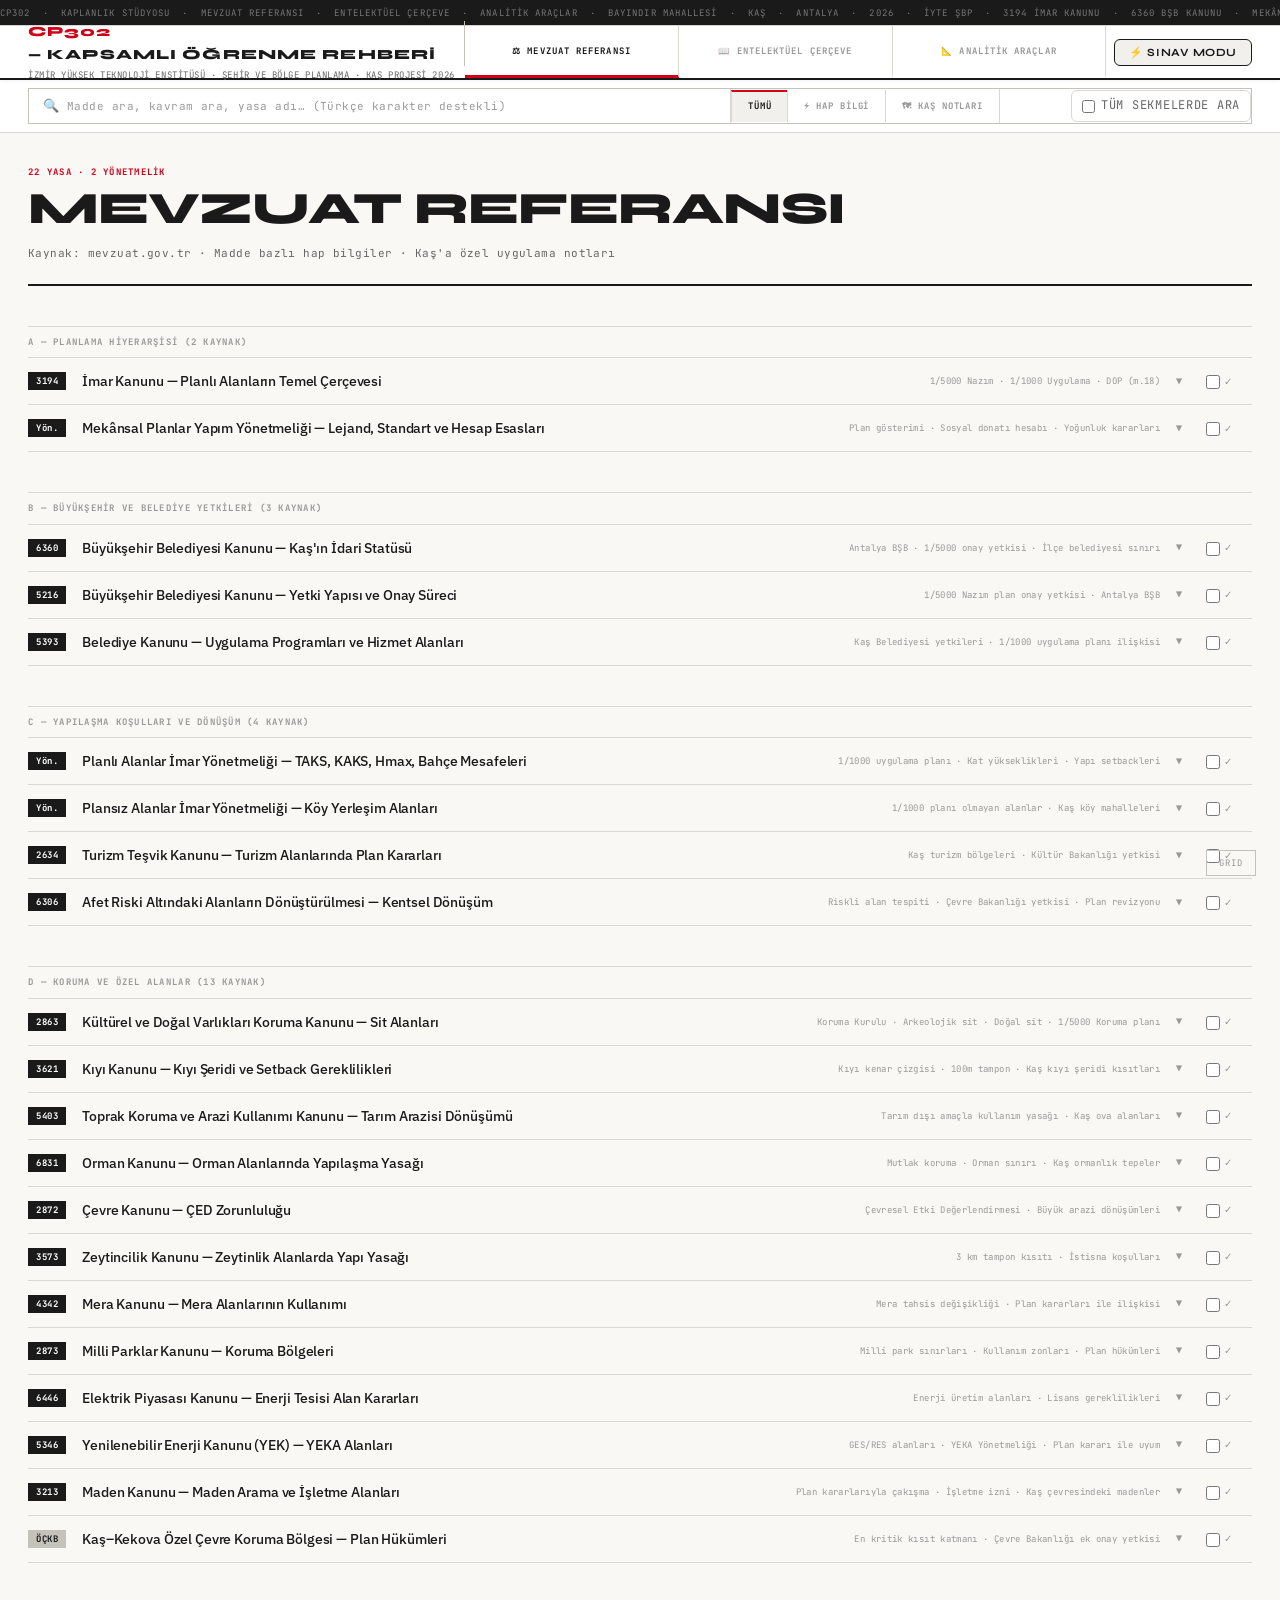
<file: cp302-rehber-BRUTALIST.html>
﻿<!DOCTYPE html>
<html lang="tr">
<head>
<meta charset="UTF-8">
<meta name="viewport" content="width=device-width, initial-scale=1.0">
<title>CP302 — Kapsamlı Öğrenme Rehberi</title>
<link rel="preconnect" href="https://fonts.googleapis.com">
<link href="https://fonts.googleapis.com/css2?family=Syne:wght@700;800&family=IBM+Plex+Sans:ital,wght@0,300;0,400;0,500;0,600;1,400&family=JetBrains+Mono:wght@400;500;700&display=swap" rel="stylesheet">
<style>
/* ═══════════════════════════════════════════════════════════════════
   CP302 — BRUTALIST EDITORIAL DESIGN SYSTEM
   Ref: Bloomberg Businessweek / Swiss International Style Posters
   Müller-Brockmann grid discipline + Massimo Vignelli type scale
   ═══════════════════════════════════════════════════════════════════ */

/* ── DESIGN TOKENS ─────────────────────────────────────────────── */
:root {
  /* Palette — warm cream base, clean editorial light */
  --bg:          #FAF8F5;
  --surface:     #FFFFFF;
  --card:        #F2F0ED;
  --card-hover:  #EAE8E5;

  /* Hairline borders — structural, grid-defining */
  --border:      #DBD8D3;
  --border-soft: #E8E6E2;
  --border-rule: #C5C2BC;

  /* Swiss poster accent — one color only */
  --red:         #D00018;
  --red-dim:     rgba(208,0,24,.06);

  /* Functional colors — light theme values */
  --blue:        #555555;
  --blue-dim:    #F2F0ED;
  --blue-glow:   transparent;
  --amber:       #1a1a1a;
  --amber-dim:   #F2F0ED;
  --amber-glow:  transparent;
  --green:       #555555;
  --green-dim:   #F2F0ED;
  --green-glow:  transparent;

  /* Type colors */
  --text:        #1a1a1a;
  --text-muted:  #666666;
  --text-faint:  #999999;
  --text-inv:    #FFFFFF;

  /* Fonts */
  --font-display: 'Syne', 'Helvetica Neue', Helvetica, Arial, sans-serif;
  --font-body:    'IBM Plex Sans', 'Helvetica Neue', Arial, sans-serif;
  --font-mono:    'JetBrains Mono', 'Courier New', Courier, monospace;

  /* Zero rounding — every corner is 90° */
  --r-sm: 0;
  --r-md: 0;
  --r-lg: 0;

  /* Transitions */
  --transition: 160ms cubic-bezier(.4,0,.2,1);

  /* Typographic scale (4px baseline) */
  --t-xs:   9px;
  --t-sm:  11px;
  --t-md:  13.5px;
  --t-lg:  16px;
  --t-xl:  22px;
  --t-2xl: 32px;
  --t-3xl: 48px;
  --t-4xl: 72px;
}

/* ── RESET ──────────────────────────────────────────────────────── */
*, *::before, *::after { box-sizing: border-box; margin: 0; padding: 0; }
html { scroll-behavior: smooth; }
body {
  font-family: var(--font-body);
  background: var(--bg);
  color: var(--text);
  font-size: var(--t-md);
  line-height: 1.6;
  min-height: 100vh;
  -webkit-font-smoothing: antialiased;
}
a { color: var(--red); text-decoration: underline; text-underline-offset: 3px; }
b, strong { font-weight: 600; color: var(--text); }

/* ── SCROLLBAR ──────────────────────────────────────────────────── */
::-webkit-scrollbar { width: 6px; height: 6px; }
::-webkit-scrollbar-track { background: var(--bg); }
::-webkit-scrollbar-thumb { background: var(--border-rule); border-radius: 3px; }
::-webkit-scrollbar-thumb:hover { background: #999; }

/* ── TICKER BAR ─────────────────────────────────────────────────── */
.ticker-bar {
  height: 26px;
  background: var(--text);
  border-bottom: 1px solid var(--border);
  overflow: hidden;
  position: relative;
}
.ticker-track {
  display: flex;
  position: absolute;
  top: 50%; transform: translateY(-50%);
  white-space: nowrap;
  animation: ticker 50s linear infinite;
  font-family: var(--font-mono);
  font-size: var(--t-xs);
  color: rgba(255,255,255,.4);
  letter-spacing: .12em;
  text-transform: uppercase;
}
@keyframes ticker {
  from { transform: translateY(-50%) translateX(0); }
  to   { transform: translateY(-50%) translateX(-50%); }
}

/* ── TOPBAR ─────────────────────────────────────────────────────── */
.topbar {
  position: sticky; top: 0; z-index: 100;
  background: var(--surface);
  border-bottom: 2px solid var(--text);
  padding: 0 28px;
  box-shadow: 0 1px 4px rgba(0,0,0,.06);
}
.topbar-inner {
  max-width: 1440px; margin: 0 auto;
  display: flex; align-items: center; gap: 0;
  height: 52px;
}
.logo {
  font-family: var(--font-display);
  font-size: 14px; font-weight: 800;
  letter-spacing: .08em; text-transform: uppercase;
  color: var(--text);
  white-space: nowrap;
  padding-right: 28px;
  border-right: 1px solid var(--border-rule);
  height: 100%;
  display: flex; flex-direction: column; justify-content: center;
}
.logo span { color: var(--red); }
.logo-sub {
  font-family: var(--font-mono);
  font-size: var(--t-xs); font-weight: 400;
  color: var(--text-muted); letter-spacing: .06em;
  margin-top: 2px; text-transform: uppercase;
}

/* ── TAB NAV ────────────────────────────────────────────────────── */
.tab-nav {
  display: flex; gap: 0; flex: 1;
  background: transparent; padding: 0;
  border: none;
  border-radius: 0;
  height: 100%;
  padding-left: 0;
}
.tab-btn {
  flex: 1;
  padding: 0 20px;
  font-family: var(--font-mono);
  font-size: var(--t-xs); font-weight: 700;
  letter-spacing: .12em; text-transform: uppercase;
  color: var(--text-faint);
  background: transparent;
  border: none; border-radius: 0;
  cursor: pointer;
  border-right: 1px solid var(--border);
  border-bottom: 3px solid transparent;
  margin-bottom: -2px;  /* sit on the topbar border */
  transition: color var(--transition), border-color var(--transition), background var(--transition);
  white-space: nowrap;
  height: 100%;
}
.tab-btn:hover { color: var(--text); background: var(--surface); }
.tab-btn.active {
  color: var(--text);
  background: transparent;
  border-bottom: 3px solid var(--red);
  box-shadow: none;
}
.tab-btn[data-tab="mevzuat"].active  { border-bottom-color: var(--red); }
.tab-btn[data-tab="entelektuel"].active { border-bottom-color: var(--text); }
.tab-btn[data-tab="analitik"].active { border-bottom-color: var(--text-muted); }

/* ── SEARCH BAR ─────────────────────────────────────────────────── */
.searchbar-wrap {
  position: sticky; top: 52px; z-index: 90;
  background: var(--surface);
  border-bottom: 1px solid var(--border);
  padding: 8px 28px;
}
.searchbar-inner {
  max-width: 1440px; margin: 0 auto;
  display: flex; gap: 0; align-items: center;
  border: 1px solid var(--border-rule);
}
.search-input-wrap { position: relative; flex: 1; }
.search-icon {
  position: absolute; left: 14px; top: 50%; transform: translateY(-50%);
  color: var(--text-faint); font-size: 13px; pointer-events: none;
  font-family: var(--font-mono);
}
.search-input {
  width: 100%; padding: 10px 14px 10px 38px;
  background: transparent;
  border: none;
  border-right: 1px solid var(--border);
  color: var(--text);
  font-family: var(--font-mono); font-size: var(--t-sm);
  letter-spacing: .04em;
  outline: none;
  transition: background var(--transition);
}
.search-input::placeholder { color: var(--text-faint); letter-spacing: .04em; }
.search-input:focus { background: var(--card); }
.search-clear {
  position: absolute; right: 12px; top: 50%; transform: translateY(-50%);
  background: none; border: none; color: var(--text-faint); cursor: pointer;
  font-size: 14px; padding: 2px; display: none;
  font-family: var(--font-mono);
}
.search-clear:hover { color: var(--text); }
.search-clear.visible { display: block; }

/* Pills → flat text buttons */
.filter-pills { display: flex; gap: 0; flex-shrink: 0; }
.pill {
  padding: 10px 16px;
  background: transparent;
  border: none;
  border-left: 1px solid var(--border);
  border-radius: 0;
  font-family: var(--font-mono); font-size: var(--t-xs);
  font-weight: 700; letter-spacing: .1em; text-transform: uppercase;
  color: var(--text-faint); cursor: pointer;
  transition: color var(--transition), background var(--transition);
  white-space: nowrap;
}
.pill:hover { color: var(--text); background: var(--card); }
.pill.active { color: var(--text); background: var(--card); border-top: 2px solid var(--red); padding-top: 8px; }
.pill[data-filter="hap"].active  { border-top-color: var(--red); }
.pill[data-filter="kas"].active  { border-top-color: var(--text-muted); }

.search-count {
  font-family: var(--font-mono); font-size: var(--t-xs);
  color: var(--text-faint); white-space: nowrap;
  padding: 0 14px;
  border-left: 1px solid var(--border);
  align-self: stretch;
  display: flex; align-items: center;
  min-width: 72px;
  letter-spacing: .06em;
}

/* ── MAIN LAYOUT ────────────────────────────────────────────────── */
.main {
  max-width: 1440px; margin: 0 auto;
  padding: 0 28px 80px;
}
.tab-panel { display: none; }
.tab-panel.active { display: block; }

/* ── SECTION HEADERS ────────────────────────────────────────────── */
.section-header {
  display: flex;
  flex-direction: column;
  gap: 4px;
  margin-bottom: 0;
  padding: 32px 0 20px;
  border-bottom: 2px solid var(--text);
}
.section-badge {
  font-family: var(--font-mono); font-size: var(--t-xs); font-weight: 700;
  padding: 0;
  border-radius: 0;
  text-transform: uppercase; letter-spacing: .14em;
  display: block;
}
.badge-amber { color: var(--red); background: none; border: none; }
.badge-blue  { color: var(--text-muted); background: none; border: none; }
.badge-green { color: var(--text-muted); background: none; border: none; }

.section-title {
  font-family: var(--font-display);
  font-size: clamp(1.8rem, 4vw, 2.8rem);
  font-weight: 800;
  color: var(--text);
  line-height: 1.0;
  letter-spacing: -.02em;
  text-transform: uppercase;
  margin-top: 4px;
}
.section-desc {
  font-size: var(--t-sm);
  color: var(--text-muted);
  font-family: var(--font-mono);
  letter-spacing: .04em;
  line-height: 1.8;
  margin-top: 8px;
}

/* ── GROUP LABELS ───────────────────────────────────────────────── */
.group-label {
  font-family: var(--font-mono); font-size: var(--t-xs); font-weight: 700;
  letter-spacing: .14em; text-transform: uppercase;
  color: var(--text-faint);
  margin: 40px 0 0;
  padding: 8px 0;
  display: flex; align-items: center; gap: 16px;
  border-top: 1px solid var(--border);
}
.group-label::after { display: none; }  /* remove gradient line */

/* ── ACCORDION ──────────────────────────────────────────────────── */
.accordion { display: flex; flex-direction: column; gap: 0; }

.acc-item {
  background: transparent;
  border: none;
  border-bottom: 1px solid var(--border);
  border-radius: 0;
  overflow: hidden;
  transition: background var(--transition);
}
.acc-item:first-child { border-top: 1px solid var(--border); }
.acc-item:hover { background: var(--surface); }
.acc-item.open { background: var(--card); }

.acc-trigger {
  width: 100%; display: flex; align-items: center; gap: 16px;
  padding: 14px 20px 14px 0; cursor: pointer;
  background: none; border: none; text-align: left;
  transition: background var(--transition);
  position: relative;
}
/* Red left marker on open */
.acc-item.open .acc-trigger::before {
  content: '';
  position: absolute; left: -28px;
  top: 0; bottom: 0;
  width: 4px;
  background: var(--red);
}
.acc-trigger:hover { background: transparent; }
.acc-item.open .acc-trigger { background: transparent; }

.acc-no {
  font-family: var(--font-mono); font-size: var(--t-xs);
  color: var(--text-inv);
  background: var(--text);
  padding: 3px 8px;
  border-radius: 0; border: none;
  flex-shrink: 0; white-space: nowrap;
  font-weight: 700; letter-spacing: .06em;
}
.acc-no.blue  { background: var(--text-muted); color: var(--text-inv); }
.acc-no.green { background: var(--border-rule); color: var(--text); }

.acc-label {
  font-family: var(--font-body); font-size: var(--t-md); font-weight: 500;
  color: var(--text); flex: 1;
  letter-spacing: -.01em;
}
.acc-sub {
  font-family: var(--font-mono); font-size: var(--t-xs);
  color: var(--text-faint); margin-left: auto;
  flex-shrink: 0; letter-spacing: .04em;
}
.acc-chevron {
  color: var(--text-faint); font-size: 10px; flex-shrink: 0;
  transition: transform var(--transition);
  font-family: var(--font-mono);
}
.acc-item.open .acc-chevron { transform: rotate(180deg); color: var(--text); }

.acc-body {
  max-height: 0; overflow: hidden;
  transition: max-height 400ms cubic-bezier(.4,0,.2,1);
}
.acc-item.open .acc-body { max-height: 9999px; }
.acc-content { padding: 0 0 24px 0; }

/* ── CARDS ──────────────────────────────────────────────────────── */
.card {
  background: var(--card);
  border: 1px solid var(--border);
  border-radius: 0;
  padding: 16px 18px;
  margin-bottom: 8px;
}
.card-title {
  font-family: var(--font-mono); font-size: var(--t-xs); font-weight: 700;
  letter-spacing: .12em; text-transform: uppercase;
  margin-bottom: 10px; color: var(--text-muted);
  border-bottom: 1px solid var(--border);
  padding-bottom: 8px;
}

/* Law card — horizontal top rule, black fill */
.card-law {
  border: none;
  border-top: 3px solid var(--text);
  background: var(--card);
  border-left: none;
}
.card-law .card-title { color: var(--text); border-bottom-color: var(--border-rule); }

/* Kaş note — subtle red top rule */
.card-kas {
  border: none;
  border-top: 2px solid var(--red);
  background: var(--card);
  border-left: none;
}
.card-kas .card-title { color: var(--red); }

/* Info card — restrained */
.card-info {
  border: 1px solid var(--border);
  background: var(--card);
  border-left: none;
  border-top: 2px solid var(--border-rule);
}
.card-info .card-title { color: var(--text-muted); }

/* ── TABLES ─────────────────────────────────────────────────────── */
.table-wrap { overflow-x: auto; border-radius: 0; margin-bottom: 8px; border: 1px solid var(--border); }
table { width: 100%; border-collapse: collapse; font-size: var(--t-sm); line-height: 1.55; }
thead { position: sticky; top: 0; z-index: 2; }
th {
  background: var(--text);
  color: var(--text-inv);
  font-family: var(--font-mono); font-size: var(--t-xs); font-weight: 700;
  letter-spacing: .1em; text-transform: uppercase;
  padding: 10px 14px; text-align: left;
  border-bottom: none; border-right: 1px solid rgba(255,255,255,.15);
}
th:last-child { border-right: none; }
td {
  padding: 9px 14px;
  border-bottom: 1px solid var(--border);
  vertical-align: top; color: var(--text);
  border-right: 1px solid var(--border-soft);
}
td:last-child { border-right: none; }
tr:last-child td { border-bottom: none; }
tr:nth-child(even) td { background: rgba(0,0,0,.02); }
tr:hover td { background: var(--card-hover); }
td code, td .mono {
  font-family: var(--font-mono); font-size: var(--t-xs);
  color: var(--text);
  background: var(--card);
  padding: 1px 5px; border-radius: 0; border: 1px solid var(--border);
}
td b { color: var(--text); font-weight: 600; }
.warn-tag {
  font-size: var(--t-xs); color: var(--text-inv);
  background: var(--red);
  padding: 1px 6px; border-radius: 0;
  font-family: var(--font-mono); font-weight: 700; letter-spacing: .06em;
}
.verify-tag {
  font-size: var(--t-xs); color: var(--text-faint);
  background: var(--card); border: 1px solid var(--border-rule);
  padding: 1px 6px; border-radius: 0; font-family: var(--font-mono);
}

/* ── HAP BİLGİ ──────────────────────────────────────────────────── */
.hap-item {
  display: grid; grid-template-columns: auto auto 1fr;
  gap: 0 16px; align-items: baseline;
  padding: 9px 0;
  border-bottom: 1px solid var(--border-soft);
}
.hap-item:last-child { border-bottom: none; }
.hap-arrow { color: var(--red); font-family: var(--font-mono); font-size: 12px; }
.hap-ref {
  font-family: var(--font-mono); font-size: var(--t-xs);
  font-weight: 700;
  background: var(--text); color: var(--text-inv);
  padding: 1px 6px; letter-spacing: .04em;
}
.hap-text { font-size: var(--t-sm); color: var(--text); }

/* ── PLACEHOLDER ────────────────────────────────────────────────── */
.placeholder {
  text-align: center; padding: 40px 20px;
  color: var(--text-faint);
  border: 1px solid var(--border);
  border-radius: 0;
}
.placeholder-icon { font-size: 22px; margin-bottom: 10px; }
.placeholder-title {
  font-family: var(--font-mono); font-size: var(--t-sm); font-weight: 700;
  color: var(--text-muted); margin-bottom: 6px; letter-spacing: .06em; text-transform: uppercase;
}
.placeholder-sub { font-size: 12px; font-family: var(--font-mono); color: var(--text-faint); }

/* ── SOURCE META ────────────────────────────────────────────────── */
.source-meta { display: flex; flex-wrap: wrap; gap: 4px; margin-bottom: 14px; }
.meta-chip {
  font-family: var(--font-mono); font-size: var(--t-xs);
  padding: 3px 8px; border-radius: 0;
  background: var(--card); border: 1px solid var(--border);
  color: var(--text-faint); letter-spacing: .04em;
}
.meta-chip.primary { border-color: var(--red); color: var(--red); background: rgba(208,0,24,.05); }

/* ── BOOK CARD ──────────────────────────────────────────────────── */
.book-header { display: flex; gap: 0; align-items: flex-start; margin-bottom: 16px; }
.book-spine {
  width: 36px; flex-shrink: 0;
  background: var(--text);
  border: none; border-radius: 0;
  display: flex; align-items: center; justify-content: center;
  font-family: var(--font-mono); font-size: 8px; font-weight: 700;
  color: var(--text-inv); letter-spacing: .06em;
  writing-mode: vertical-rl; text-orientation: mixed;
  padding: 12px 4px; min-height: 80px;
}
.book-info { flex: 1; padding-left: 16px; border-left: 1px solid var(--border); }
.book-title {
  font-family: var(--font-display); font-size: var(--t-xl); font-weight: 800;
  color: var(--text); margin-bottom: 4px; letter-spacing: -.02em; line-height: 1.1;
}
.book-author { font-family: var(--font-mono); font-size: var(--t-xs); color: var(--text-muted); margin-bottom: 8px; letter-spacing: .04em; }

/* ── SVG / DIAGRAM AREAS ────────────────────────────────────────── */
.diagram-wrap {
  background: var(--card); border: 1px solid var(--border);
  border-radius: 0; padding: 20px; margin-bottom: 12px;
}
.diagram-title {
  font-family: var(--font-mono); font-size: var(--t-xs); font-weight: 700;
  letter-spacing: .1em; text-transform: uppercase;
  color: var(--text-muted); margin-bottom: 16px;
  padding-bottom: 10px; border-bottom: 1px solid var(--border);
}

/* ── FORMULA CARD ───────────────────────────────────────────────── */
.formula-card {
  background: var(--bg);
  border: 1px solid var(--border);
  border-top: 3px solid var(--text);
  border-radius: 0;
  padding: 16px 18px;
  margin-bottom: 8px;
}
.formula-name {
  font-family: var(--font-mono); font-size: var(--t-xs); font-weight: 700;
  color: var(--text-muted); letter-spacing: .12em; text-transform: uppercase;
  margin-bottom: 10px;
}
.formula-eq {
  font-family: var(--font-display); font-size: var(--t-2xl); font-weight: 800;
  color: var(--text);
  background: transparent; border: none;
  padding: 8px 0; margin-bottom: 12px;
  letter-spacing: -.02em; line-height: 1.1;
  border-bottom: 1px solid var(--border-rule);
}
.formula-example {
  font-family: var(--font-mono); font-size: var(--t-sm); color: var(--text-muted);
  padding: 8px 12px; background: var(--surface);
  border: none; border-left: 3px solid var(--border-rule);
}
.formula-example b { color: var(--text); }

/* ── GRID LAYOUTS ───────────────────────────────────────────────── */
.grid-2 { display: grid; grid-template-columns: 1fr 1fr; gap: 8px; }
.grid-3 { display: grid; grid-template-columns: repeat(3,1fr); gap: 8px; }

/* ── SEARCH HIGHLIGHT ───────────────────────────────────────────── */
.highlight { background: #FFEB3B; color: var(--text); border-radius: 0; font-weight: 600; }

/* ── HIDDEN ─────────────────────────────────────────────────────── */
.search-hidden { display: none !important; }
body.hap-only .acc-content > :not(.card-law):not(.hap-wrap) { display: none; }
.hap-wrap { }

/* ── ENTRY ANIMATION ────────────────────────────────────────────── */
@keyframes fadeUp {
  from { opacity: 0; transform: translateY(8px); }
  to   { opacity: 1; transform: translateY(0); }
}
.tab-panel.active .section-header { animation: fadeUp 200ms ease both; }
.tab-panel.active .group-label    { animation: fadeUp 220ms ease both 40ms; }
.tab-panel.active .acc-item       { animation: fadeUp 240ms ease both; }
.tab-panel.active .acc-item:nth-child(2)  { animation-delay: 20ms; }
.tab-panel.active .acc-item:nth-child(3)  { animation-delay: 40ms; }
.tab-panel.active .acc-item:nth-child(4)  { animation-delay: 60ms; }
.tab-panel.active .acc-item:nth-child(5)  { animation-delay: 80ms; }
.tab-panel.active .acc-item:nth-child(6)  { animation-delay: 100ms; }

/* ── RESPONSIVE ─────────────────────────────────────────────────── */
@media (max-width: 900px) {
  .section-title { font-size: 1.8rem; }
  .grid-2, .grid-3 { grid-template-columns: 1fr; }
  .topbar-inner { flex-wrap: wrap; height: auto; padding: 8px 0; }
  .tab-nav { order: 2; width: 100%; height: 40px; }
  .acc-sub { display: none; }
}

/* ════════════════════════════════════════════════════════════════
   SINAV MODU OVERLAY — "Resmi Evrak / Ozalit Kopya" Estetiği
   Tamamen beyaz, siyah metinler, daktilo estetiği
   ════════════════════════════════════════════════════════════════ */
#sinav-overlay {
  display: none; position: fixed; inset: 0; z-index: 9000;
  background: #FAF8F5;
  overflow-y: auto; padding: 0;
}
#sinav-overlay.open { display: flex; flex-direction: column; }
.sinav-header {
  position: sticky; top: 0; z-index: 10;
  background: #1a1a1a;
  padding: 0 32px;
  display: flex; align-items: center; gap: 0;
  height: 52px; border-bottom: 3px solid #1a1a1a;
}
.sinav-title {
  font-family: 'Syne', sans-serif; font-size: 14px; font-weight: 800;
  color: #fff; flex: 1; letter-spacing: .1em; text-transform: uppercase;
}
.sinav-close {
  background: transparent; border: 1px solid #555;
  color: #aaa; font-size: 14px; cursor: pointer;
  padding: 5px 14px; font-family: 'JetBrains Mono', monospace;
  letter-spacing: .06em; text-transform: uppercase; font-size: 10px;
  transition: all 150ms;
}
.sinav-close:hover { background: #fff; color: #000; border-color: #fff; }
.sinav-print {
  background: #D00018; border: none;
  color: #fff; font-size: 10px; font-weight: 700;
  cursor: pointer; padding: 6px 16px; margin-right: 12px;
  font-family: 'JetBrains Mono', monospace;
  letter-spacing: .1em; text-transform: uppercase;
  transition: opacity 150ms;
}
.sinav-print:hover { opacity: .85; }
.sinav-body {
  padding: 48px 64px 80px;
  max-width: 960px; margin: 0 auto; width: 100%;
}

/* Sinav overlay type */
.sinav-group-title {
  font-family: 'JetBrains Mono', monospace; font-size: 9px; font-weight: 700;
  letter-spacing: .16em; text-transform: uppercase; color: #666;
  margin: 36px 0 12px;
  display: flex; align-items: center; gap: 12px;
  padding-top: 20px; border-top: 2px solid #1a1a1a;
}
.sinav-group-title::after { content: ''; flex: 1; height: 1px; background: #ccc; }

.sinav-law-block {
  background: #fff; border: 1px solid #e0ddd8; border-radius: 0;
  overflow: hidden; margin-bottom: 6px;
}
.sinav-law-header {
  display: flex; align-items: center; gap: 12px;
  padding: 9px 14px; background: #1a1a1a;
}
.sinav-law-no {
  font-family: 'JetBrains Mono', monospace; font-size: 10px; font-weight: 700;
  color: #fff; background: #D00018;
  padding: 2px 8px; letter-spacing: .06em;
}
.sinav-law-name {
  font-family: 'JetBrains Mono', monospace; font-size: 10px; font-weight: 400;
  color: #bbb; letter-spacing: .04em;
}
.sinav-hap-list { padding: 10px 14px; }
.sinav-hap-row {
  display: grid; grid-template-columns: 70px 1fr;
  gap: 12px; padding: 6px 0;
  border-bottom: 1px solid #e8e5e0; align-items: baseline;
}
.sinav-hap-row:last-child { border-bottom: none; }
.sinav-hap-ref {
  font-family: 'JetBrains Mono', monospace; font-size: 10px; font-weight: 700;
  color: #fff; background: #1a1a1a; padding: 1px 6px;
  letter-spacing: .04em; text-align: center;
}
.sinav-hap-text { font-family: 'IBM Plex Sans', sans-serif; font-size: 12.5px; color: #1a1a1a; line-height: 1.55; }

/* Sinav btn in topbar */
.sinav-btn {
  background: #D00018; border: none;
  color: #fff; font-family: 'JetBrains Mono', monospace;
  font-size: var(--t-xs); font-weight: 700;
  letter-spacing: .1em; text-transform: uppercase;
  padding: 7px 16px; cursor: pointer; white-space: nowrap;
  transition: opacity var(--transition); flex-shrink: 0;
  margin-left: 8px;
}
.sinav-btn:hover { opacity: .85; }

/* ── PHASE 5 extra components — reskinned ───────────────────────── */
.global-search-toggle {
  display: flex; align-items: center; gap: 6px;
  font-family: var(--font-mono); font-size: var(--t-xs);
  color: var(--text-faint); cursor: pointer;
  padding: 10px 14px; white-space: nowrap;
  background: transparent; border: none; border-left: 1px solid var(--border);
  transition: color var(--transition), background var(--transition);
  user-select: none; flex-shrink: 0; letter-spacing: .06em;
  text-transform: uppercase;
}
.global-search-toggle:hover { color: var(--text); background: var(--card); }
.global-search-toggle input { accent-color: var(--red); }

.lecture-filter {
  background: var(--surface); border: none; border-left: 1px solid var(--border);
  color: var(--text-muted); font-family: var(--font-mono); font-size: var(--t-xs);
  padding: 0 14px; cursor: pointer; flex-shrink: 0; height: 100%;
  letter-spacing: .06em; text-transform: uppercase;
}
.lecture-filter:focus { outline: none; color: var(--text); background: var(--card); }

.cross-tab-badge {
  display: inline-flex; align-items: center;
  font-size: var(--t-xs); font-family: var(--font-mono);
  padding: 1px 7px;
  background: var(--text); color: var(--text-inv);
  cursor: pointer; letter-spacing: .06em;
  transition: opacity var(--transition);
}
.cross-tab-badge:hover { opacity: .8; }

/* Takvim */
.takvim-row {
  display: flex; gap: 16px; align-items: flex-start;
  padding: 12px 0; border-bottom: 1px solid var(--border);
}
.takvim-row:last-child { border-bottom: none; }
.takvim-date {
  font-family: var(--font-mono); font-size: var(--t-xs); font-weight: 700;
  color: var(--text-inv); background: var(--text);
  padding: 4px 10px; flex-shrink: 0; min-width: 88px; text-align: center;
  letter-spacing: .04em;
}
.takvim-milestone { font-size: var(--t-md); font-weight: 600; color: var(--text); margin-bottom: 2px; }
.takvim-detail { font-family: var(--font-mono); font-size: var(--t-xs); color: var(--text-faint); letter-spacing: .04em; }

/* Dogrulama */
.dogrulama-row {
  display: flex; gap: 12px; align-items: flex-start;
  padding: 6px 0; border-bottom: 1px solid var(--border-soft);
}
.dogrulama-row:last-child { border-bottom: none; }
.dogrulama-tag {
  font-family: var(--font-mono); font-size: var(--t-xs);
  color: var(--text-inv); background: var(--text-muted);
  padding: 2px 7px; flex-shrink: 0; letter-spacing: .04em;
}

/* Studied checkbox */
.studied-cb { accent-color: var(--red); }
.studied-wrap { margin-left: 8px; display: flex; align-items: center; gap: 4px; }
.studied-label { font-size: var(--t-xs); font-family: var(--font-mono); color: var(--text-faint); }

/* Grid overlay toggle */
#gridToggleBtn {
  position: fixed; bottom: 24px; right: 24px; z-index: 800;
  background: transparent; border: 1px solid var(--border-rule);
  color: var(--text-faint); font-family: var(--font-mono);
  font-size: var(--t-xs); letter-spacing: .12em; text-transform: uppercase;
  padding: 6px 12px; cursor: pointer;
  transition: all var(--transition);
}
#gridToggleBtn:hover { border-color: var(--text); color: var(--text); }
#gridOverlay {
  display: none; pointer-events: none;
  position: fixed; inset: 0; z-index: 50;
  background: repeating-linear-gradient(
    90deg,
    rgba(0,0,0,.04) 0px,
    rgba(0,0,0,.04) 1px,
    transparent 1px,
    transparent calc(100vw / 12)
  );
}
#gridOverlay.visible { display: block; }

@media print {
  body, #sinav-overlay { background: #fff !important; color: #000 !important; }
  .sinav-header { background: #1a1a1a !important; }
  .sinav-close, .sinav-print, .sinav-btn { display: none !important; }
  .sinav-hap-ref { background: #1a1a1a !important; }
}
</style>
</head>
<body>

<!-- ══ TICKER BAR ══ -->
<div class="ticker-bar" aria-hidden="true">
  <div class="ticker-track">
    CP302 &nbsp;·&nbsp; KAPLANLIK STÜDYOSU &nbsp;·&nbsp; MEVZUAT REFERANSI &nbsp;·&nbsp;
    ENTELEKTÜEL ÇERÇEVE &nbsp;·&nbsp; ANALİTİK ARAÇLAR &nbsp;·&nbsp;
    BAYINDIR MAHALLESİ &nbsp;·&nbsp; KAŞ &nbsp;·&nbsp; ANTALYA &nbsp;·&nbsp; 2026 &nbsp;·&nbsp;
    İYTE ŞBP &nbsp;·&nbsp; 3194 İMAR KANUNU &nbsp;·&nbsp; 6360 BŞB KANUNU &nbsp;·&nbsp;
    MEKÂNSAL PLANLAR YÖN. &nbsp;·&nbsp; ÖÇKB &nbsp;·&nbsp; LYNCH · KAISER · SPECK · TEKELİ &nbsp;·&nbsp;
    CP302 &nbsp;·&nbsp; KAPLANLIK STÜDYOSU &nbsp;·&nbsp; MEVZUAT REFERANSI &nbsp;·&nbsp;
    ENTELEKTÜEL ÇERÇEVE &nbsp;·&nbsp; ANALİTİK ARAÇLAR &nbsp;·&nbsp;
    BAYINDIR MAHALLESİ &nbsp;·&nbsp; KAŞ &nbsp;·&nbsp; ANTALYA &nbsp;·&nbsp; 2026 &nbsp;·&nbsp;
    İYTE ŞBP &nbsp;·&nbsp; 3194 İMAR KANUNU &nbsp;·&nbsp; 6360 BŞB KANUNU &nbsp;·&nbsp;
  </div>
</div>
<!-- ═══════════════════════════════════════════════════════ TOPBAR -->
<header class="topbar">
  <div class="topbar-inner">
    <div>
      <div class="logo"><span>CP302</span> — Kapsamlı Öğrenme Rehberi</div>
      <div class="logo-sub">İzmir Yüksek Teknoloji Enstitüsü · Şehir ve Bölge Planlama · Kaş Projesi 2026</div>
    </div>
    <nav class="tab-nav" role="tablist">
      <button class="tab-btn active" data-tab="mevzuat" role="tab" aria-selected="true">
        ⚖ MEVZUAT REFERANSI
      </button>
      <button class="tab-btn" data-tab="entelektuel" role="tab" aria-selected="false">
        📖 ENTELEKTÜEL ÇERÇEVE
      </button>
      <button class="tab-btn" data-tab="analitik" role="tab" aria-selected="false">
        📐 Analitik Araçlar
      </button>
    </nav>
  </div>
</header>

<!-- ═══════════════════════════════════════════════════════ SEARCH -->
<div class="searchbar-wrap">
  <div class="searchbar-inner">
    <div class="search-input-wrap">
      <span class="search-icon">🔍</span>
      <input class="search-input" type="text" id="searchInput"
        placeholder="Madde ara, kavram ara, yasa adı… (Türkçe karakter destekli)"
        autocomplete="off" spellcheck="false">
      <button class="search-clear" id="searchClear">✕</button>
    </div>
    <div class="filter-pills">
      <button class="pill active" data-filter="all">Tümü</button>
      <button class="pill" data-filter="hap">⚡ Hap Bilgi</button>
      <button class="pill" data-filter="kas">🗺 Kaş Notları</button>
    </div>
    <div class="search-count" id="searchCount"></div>
  </div>
</div>

<!-- ═══════════════════════════════════════════════════════ MAIN -->
<main class="main">

<!-- ══════════════════════════════ TAB 1: MEVZUAT REFERANSI -->
<div class="tab-panel active" id="panel-mevzuat" role="tabpanel">

  <div class="section-header">
    <span class="section-badge badge-amber">22 Yasa · 2 Yönetmelik</span>
    <h2 class="section-title">MEVZUAT REFERANSI</h2>
    <span class="section-desc">Kaynak: mevzuat.gov.tr · Madde bazlı hap bilgiler · Kaş'a özel uygulama notları</span>
  </div>

  <!-- GROUP A -->
  <div class="group-label">A — Planlama Hiyerarşisi (2 Kaynak)</div>
  <div class="accordion" id="acc-mevzuat-a">

    <div class="acc-item" id="mevzuat-a-imar-kanunu">
      <button class="acc-trigger">
        <span class="acc-no">3194</span>
        <span class="acc-label">İmar Kanunu — Planlı Alanların Temel Çerçevesi</span>
        <span class="acc-sub">1/5000 Nazım · 1/1000 Uygulama · DOP (m.18)</span>
        <span class="acc-chevron">▼</span>
      </button>
      <div class="acc-body">
        <div class="acc-content">
          <div class="placeholder">
            <div class="placeholder-icon">⚖</div>
            <div class="placeholder-title">Aşama 2 — Mevzuat İçeriği Bekleniyor</div>
            <div class="placeholder-sub">3194 Sayılı İmar Kanunu kritik maddeler tablosu, Kaş uygulama notu ve hap bilgi kutusu</div>
          </div>
        </div>
      </div>
    </div>

    <div class="acc-item" id="mevzuat-a-mekansal-planlar">
      <button class="acc-trigger">
        <span class="acc-no">Yön.</span>
        <span class="acc-label">Mekânsal Planlar Yapım Yönetmeliği — Lejand, Standart ve Hesap Esasları</span>
        <span class="acc-sub">Plan gösterimi · Sosyal donatı hesabı · Yoğunluk kararları</span>
        <span class="acc-chevron">▼</span>
      </button>
      <div class="acc-body">
        <div class="acc-content">
          <div class="placeholder">
            <div class="placeholder-icon">📋</div>
            <div class="placeholder-title">Aşama 2 — Mevzuat İçeriği Bekleniyor</div>
            <div class="placeholder-sub">Mekânsal Planlar Yapım Yönetmeliği kapsamı</div>
          </div>
        </div>
      </div>
    </div>

  </div><!-- /acc-mevzuat-a -->

  <!-- GROUP B -->
  <div class="group-label">B — Büyükşehir ve Belediye Yetkileri (3 Kaynak)</div>
  <div class="accordion" id="acc-mevzuat-b">

    <div class="acc-item" id="mevzuat-b-6360">
      <button class="acc-trigger">
        <span class="acc-no">6360</span>
        <span class="acc-label">Büyükşehir Belediyesi Kanunu — Kaş'ın İdari Statüsü</span>
        <span class="acc-sub">Antalya BŞB · 1/5000 onay yetkisi · İlçe belediyesi sınırı</span>
        <span class="acc-chevron">▼</span>
      </button>
      <div class="acc-body"><div class="acc-content">
        <div class="placeholder"><div class="placeholder-icon">🏛</div>
        <div class="placeholder-title">Aşama 2 Bekleniyor</div>
        <div class="placeholder-sub">6360 Sayılı Kanun — Kaş idari yapısı</div></div>
      </div></div>
    </div>

    <div class="acc-item" id="mevzuat-b-5216">
      <button class="acc-trigger">
        <span class="acc-no">5216</span>
        <span class="acc-label">Büyükşehir Belediyesi Kanunu — Yetki Yapısı ve Onay Süreci</span>
        <span class="acc-sub">1/5000 Nazım plan onay yetkisi · Antalya BŞB</span>
        <span class="acc-chevron">▼</span>
      </button>
      <div class="acc-body"><div class="acc-content">
        <div class="placeholder"><div class="placeholder-icon">🏛</div>
        <div class="placeholder-title">Aşama 2 Bekleniyor</div></div>
      </div></div>
    </div>

    <div class="acc-item" id="mevzuat-b-5393">
      <button class="acc-trigger">
        <span class="acc-no">5393</span>
        <span class="acc-label">Belediye Kanunu — Uygulama Programları ve Hizmet Alanları</span>
        <span class="acc-sub">Kaş Belediyesi yetkileri · 1/1000 uygulama planı ilişkisi</span>
        <span class="acc-chevron">▼</span>
      </button>
      <div class="acc-body"><div class="acc-content">
        <div class="placeholder"><div class="placeholder-icon">🏛</div>
        <div class="placeholder-title">Aşama 2 Bekleniyor</div></div>
      </div></div>
    </div>

  </div><!-- /acc-mevzuat-b -->

  <!-- GROUP C -->
  <div class="group-label">C — Yapılaşma Koşulları ve Dönüşüm (4 Kaynak)</div>
  <div class="accordion" id="acc-mevzuat-c">

    <div class="acc-item" id="mevzuat-c-planli">
      <button class="acc-trigger">
        <span class="acc-no">Yön.</span>
        <span class="acc-label">Planlı Alanlar İmar Yönetmeliği — TAKS, KAKS, Hmax, Bahçe Mesafeleri</span>
        <span class="acc-sub">1/1000 uygulama planı · Kat yükseklikleri · Yapı setbackleri</span>
        <span class="acc-chevron">▼</span>
      </button>
      <div class="acc-body"><div class="acc-content">
        <div class="placeholder"><div class="placeholder-icon">🏗</div>
        <div class="placeholder-title">Aşama 2 Bekleniyor</div>
        <div class="placeholder-sub">Planlı Alanlar İmar Yönetmeliği — yapılaşma koşulları tablosu</div></div>
      </div></div>
    </div>

    <div class="acc-item" id="mevzuat-c-plansiz">
      <button class="acc-trigger">
        <span class="acc-no">Yön.</span>
        <span class="acc-label">Plansız Alanlar İmar Yönetmeliği — Köy Yerleşim Alanları</span>
        <span class="acc-sub">1/1000 planı olmayan alanlar · Kaş köy mahalleleri</span>
        <span class="acc-chevron">▼</span>
      </button>
      <div class="acc-body"><div class="acc-content">
        <div class="placeholder"><div class="placeholder-icon">🏡</div>
        <div class="placeholder-title">Aşama 2 Bekleniyor</div></div>
      </div></div>
    </div>

    <div class="acc-item" id="mevzuat-c-2634">
      <button class="acc-trigger">
        <span class="acc-no">2634</span>
        <span class="acc-label">Turizm Teşvik Kanunu — Turizm Alanlarında Plan Kararları</span>
        <span class="acc-sub">Kaş turizm bölgeleri · Kültür Bakanlığı yetkisi</span>
        <span class="acc-chevron">▼</span>
      </button>
      <div class="acc-body"><div class="acc-content">
        <div class="placeholder"><div class="placeholder-icon">🏖</div>
        <div class="placeholder-title">Aşama 2 Bekleniyor</div></div>
      </div></div>
    </div>

    <div class="acc-item" id="mevzuat-c-6306">
      <button class="acc-trigger">
        <span class="acc-no">6306</span>
        <span class="acc-label">Afet Riski Altındaki Alanların Dönüştürülmesi — Kentsel Dönüşüm</span>
        <span class="acc-sub">Riskli alan tespiti · Çevre Bakanlığı yetkisi · Plan revizyonu</span>
        <span class="acc-chevron">▼</span>
      </button>
      <div class="acc-body"><div class="acc-content">
        <div class="placeholder"><div class="placeholder-icon">🔄</div>
        <div class="placeholder-title">Aşama 2 Bekleniyor</div></div>
      </div></div>
    </div>

  </div><!-- /acc-mevzuat-c -->

  <!-- GROUP D -->
  <div class="group-label">D — Koruma ve Özel Alanlar (13 Kaynak)</div>
  <div class="accordion" id="acc-mevzuat-d">

    <div class="acc-item" id="mevzuat-d-2863">
      <button class="acc-trigger">
        <span class="acc-no">2863</span>
        <span class="acc-label">Kültürel ve Doğal Varlıkları Koruma Kanunu — Sit Alanları</span>
        <span class="acc-sub">Koruma Kurulu · Arkeolojik sit · Doğal sit · 1/5000 Koruma planı</span>
        <span class="acc-chevron">▼</span>
      </button>
      <div class="acc-body"><div class="acc-content">
        <div class="placeholder"><div class="placeholder-icon">🏛</div>
        <div class="placeholder-title">Aşama 2 Bekleniyor</div></div>
      </div></div>
    </div>

    <div class="acc-item" id="mevzuat-d-3621">
      <button class="acc-trigger">
        <span class="acc-no">3621</span>
        <span class="acc-label">Kıyı Kanunu — Kıyı Şeridi ve Setback Gereklilikleri</span>
        <span class="acc-sub">Kıyı kenar çizgisi · 100m tampon · Kaş kıyı şeridi kısıtları</span>
        <span class="acc-chevron">▼</span>
      </button>
      <div class="acc-body"><div class="acc-content">
        <div class="placeholder"><div class="placeholder-icon">🌊</div>
        <div class="placeholder-title">Aşama 2 Bekleniyor</div></div>
      </div></div>
    </div>

    <div class="acc-item" id="mevzuat-d-5403">
      <button class="acc-trigger">
        <span class="acc-no">5403</span>
        <span class="acc-label">Toprak Koruma ve Arazi Kullanımı Kanunu — Tarım Arazisi Dönüşümü</span>
        <span class="acc-sub">Tarım dışı amaçla kullanım yasağı · Kaş ova alanları</span>
        <span class="acc-chevron">▼</span>
      </button>
      <div class="acc-body"><div class="acc-content">
        <div class="placeholder"><div class="placeholder-icon">🌾</div>
        <div class="placeholder-title">Aşama 2 Bekleniyor</div></div>
      </div></div>
    </div>

    <div class="acc-item" id="mevzuat-d-6831">
      <button class="acc-trigger">
        <span class="acc-no">6831</span>
        <span class="acc-label">Orman Kanunu — Orman Alanlarında Yapılaşma Yasağı</span>
        <span class="acc-sub">Mutlak koruma · Orman sınırı · Kaş ormanlık tepeler</span>
        <span class="acc-chevron">▼</span>
      </button>
      <div class="acc-body"><div class="acc-content">
        <div class="placeholder"><div class="placeholder-icon">🌲</div>
        <div class="placeholder-title">Aşama 2 Bekleniyor</div></div>
      </div></div>
    </div>

    <div class="acc-item" id="mevzuat-d-2872">
      <button class="acc-trigger">
        <span class="acc-no">2872</span>
        <span class="acc-label">Çevre Kanunu — ÇED Zorunluluğu</span>
        <span class="acc-sub">Çevresel Etki Değerlendirmesi · Büyük arazi dönüşümleri</span>
        <span class="acc-chevron">▼</span>
      </button>
      <div class="acc-body"><div class="acc-content">
        <div class="placeholder"><div class="placeholder-icon">♻</div>
        <div class="placeholder-title">Aşama 2 Bekleniyor</div></div>
      </div></div>
    </div>

    <div class="acc-item" id="mevzuat-d-3573">
      <button class="acc-trigger">
        <span class="acc-no">3573</span>
        <span class="acc-label">Zeytincilik Kanunu — Zeytinlik Alanlarda Yapı Yasağı</span>
        <span class="acc-sub">3 km tampon kısıtı · İstisna koşulları</span>
        <span class="acc-chevron">▼</span>
      </button>
      <div class="acc-body"><div class="acc-content">
        <div class="placeholder"><div class="placeholder-icon">🫒</div>
        <div class="placeholder-title">Aşama 2 Bekleniyor</div></div>
      </div></div>
    </div>

    <div class="acc-item" id="mevzuat-d-4342">
      <button class="acc-trigger">
        <span class="acc-no">4342</span>
        <span class="acc-label">Mera Kanunu — Mera Alanlarının Kullanımı</span>
        <span class="acc-sub">Mera tahsis değişikliği · Plan kararları ile ilişkisi</span>
        <span class="acc-chevron">▼</span>
      </button>
      <div class="acc-body"><div class="acc-content">
        <div class="placeholder"><div class="placeholder-icon">🐑</div>
        <div class="placeholder-title">Aşama 2 Bekleniyor</div></div>
      </div></div>
    </div>

    <div class="acc-item" id="mevzuat-d-2873">
      <button class="acc-trigger">
        <span class="acc-no">2873</span>
        <span class="acc-label">Milli Parklar Kanunu — Koruma Bölgeleri</span>
        <span class="acc-sub">Milli park sınırları · Kullanım zonları · Plan hükümleri</span>
        <span class="acc-chevron">▼</span>
      </button>
      <div class="acc-body"><div class="acc-content">
        <div class="placeholder"><div class="placeholder-icon">🏔</div>
        <div class="placeholder-title">Aşama 2 Bekleniyor</div></div>
      </div></div>
    </div>

    <div class="acc-item" id="mevzuat-d-6446">
      <button class="acc-trigger">
        <span class="acc-no">6446</span>
        <span class="acc-label">Elektrik Piyasası Kanunu — Enerji Tesisi Alan Kararları</span>
        <span class="acc-sub">Enerji üretim alanları · Lisans gereklilikleri</span>
        <span class="acc-chevron">▼</span>
      </button>
      <div class="acc-body"><div class="acc-content">
        <div class="placeholder"><div class="placeholder-icon">⚡</div>
        <div class="placeholder-title">Aşama 2 Bekleniyor</div></div>
      </div></div>
    </div>

    <div class="acc-item" id="mevzuat-d-5346">
      <button class="acc-trigger">
        <span class="acc-no">5346</span>
        <span class="acc-label">Yenilenebilir Enerji Kanunu (YEK) — YEKA Alanları</span>
        <span class="acc-sub">GES/RES alanları · YEKA Yönetmeliği · Plan kararı ile uyum</span>
        <span class="acc-chevron">▼</span>
      </button>
      <div class="acc-body"><div class="acc-content">
        <div class="placeholder"><div class="placeholder-icon">☀</div>
        <div class="placeholder-title">Aşama 2 Bekleniyor</div></div>
      </div></div>
    </div>

    <div class="acc-item" id="mevzuat-d-3213">
      <button class="acc-trigger">
        <span class="acc-no">3213</span>
        <span class="acc-label">Maden Kanunu — Maden Arama ve İşletme Alanları</span>
        <span class="acc-sub">Plan kararlarıyla çakışma · İşletme izni · Kaş çevresindeki madenler</span>
        <span class="acc-chevron">▼</span>
      </button>
      <div class="acc-body"><div class="acc-content">
        <div class="placeholder"><div class="placeholder-icon">⛏</div>
        <div class="placeholder-title">Aşama 2 Bekleniyor</div></div>
      </div></div>
    </div>

    <div class="acc-item" id="mevzuat-d-okcb">
      <button class="acc-trigger">
        <span class="acc-no green">ÖÇKB</span>
        <span class="acc-label">Kaş–Kekova Özel Çevre Koruma Bölgesi — Plan Hükümleri</span>
        <span class="acc-sub">En kritik kısıt katmanı · Çevre Bakanlığı ek onay yetkisi</span>
        <span class="acc-chevron">▼</span>
      </button>
      <div class="acc-body"><div class="acc-content">
        <div class="placeholder">
          <div class="placeholder-icon">🗺</div>
          <div class="placeholder-title">Aşama 2 Bekleniyor</div>
          <div class="placeholder-sub">Kaş–Kekova ÖÇKB Plan Hükümleri — Kaş projesinin tüm plan kararlarını etkileyen ek kısıt katmanı</div>
        </div>
      </div></div>
    </div>

  </div><!-- /acc-mevzuat-d -->

</div><!-- /panel-mevzuat -->

<!-- ══════════════════════════════ TAB 2: ENTELEKTÜEL ÇERÇEVE -->
<div class="tab-panel" id="panel-entelektuel" role="tabpanel">

  <div class="section-header">
    <span class="section-badge badge-blue">11 Kaynak · Öncelik Sıralı</span>
    <h2 class="section-title">ENTELEKTÜEL ÇERÇEVE</h2>
    <span class="section-desc">Planlama eğitiminin değişmez kavramları · Lecture bağlantılı · Operasyonel özet</span>
  </div>

  <div class="group-label">Grup A — Lecture'larla Doğrudan Örtüşen Kaynaklar (5 Kaynak)</div>
  <div class="accordion" id="acc-entel-a">

    <div class="acc-item" id="entel-lynch-image">
      <button class="acc-trigger">
        <span class="acc-no blue">L1</span>
        <span class="acc-label">Lynch (1964) — The Image of the City</span>
        <span class="acc-sub">Lecture 6 · CEx1 · Yürünebilirlik (Walkability) temeli</span>
        <span class="acc-chevron">▼</span>
      </button>
      <div class="acc-body"><div class="acc-content">
        <div class="placeholder"><div class="placeholder-icon">📖</div>
        <div class="placeholder-title">Aşama 3 — Entelektüel İçerik Bekleniyor</div>
        <div class="placeholder-sub">5 imaj elemanı, kavram tablosu, Kaş/Bayındır örnekleri, Lecture 6 bağlantısı</div></div>
      </div></div>
    </div>

    <div class="acc-item" id="entel-lynch-good">
      <button class="acc-trigger">
        <span class="acc-no blue">L2</span>
        <span class="acc-label">Lynch (1982) — Good City Form</span>
        <span class="acc-sub">Lecture 0, 5 · Kentsel performans boyutları · Stratejik planlama vizyonu</span>
        <span class="acc-chevron">▼</span>
      </button>
      <div class="acc-body"><div class="acc-content">
        <div class="placeholder"><div class="placeholder-icon">📖</div>
        <div class="placeholder-title">Aşama 3 Bekleniyor</div></div>
      </div></div>
    </div>

    <div class="acc-item" id="entel-lynch-site">
      <button class="acc-trigger">
        <span class="acc-no blue">L3</span>
        <span class="acc-label">Lynch & Hack (1984) — Site Planning</span>
        <span class="acc-sub">Lecture 7 · Saha planlama teknikleri · 1/1000 ölçeği</span>
        <span class="acc-chevron">▼</span>
      </button>
      <div class="acc-body"><div class="acc-content">
        <div class="placeholder"><div class="placeholder-icon">📖</div>
        <div class="placeholder-title">Aşama 3 Bekleniyor</div></div>
      </div></div>
    </div>

    <div class="acc-item" id="entel-kaiser">
      <button class="acc-trigger">
        <span class="acc-no blue">L4</span>
        <span class="acc-label">Kaiser, Godschalk & Chapin (1995) — Urban Land Use Planning</span>
        <span class="acc-sub">Lecture 1, 2, 4 · Plan türleri hiyerarşisi · Arazi kullanımı karar çerçevesi</span>
        <span class="acc-chevron">▼</span>
      </button>
      <div class="acc-body"><div class="acc-content">
        <div class="placeholder"><div class="placeholder-icon">📖</div>
        <div class="placeholder-title">Aşama 3 Bekleniyor</div></div>
      </div></div>
    </div>

    <div class="acc-item" id="entel-speck">
      <button class="acc-trigger">
        <span class="acc-no blue">L5</span>
        <span class="acc-label">Speck (2018) — Walkable City Rules</span>
        <span class="acc-sub">Lecture 6 · 101 adım · Yürünebilir kentsel tasarım kriterleri</span>
        <span class="acc-chevron">▼</span>
      </button>
      <div class="acc-body"><div class="acc-content">
        <div class="placeholder"><div class="placeholder-icon">📖</div>
        <div class="placeholder-title">Aşama 3 Bekleniyor</div></div>
      </div></div>
    </div>

  </div>

  <div class="group-label">Grup B — Türkçe ve Destekleyici Kaynaklar (6 Kaynak)</div>
  <div class="accordion" id="acc-entel-b">

    <div class="acc-item" id="entel-yildiz">
      <button class="acc-trigger">
        <span class="acc-no blue">B1</span>
        <span class="acc-label">Yıldız (2023) — İmar Bilgisi: Planlama Uygulama Mevzuat</span>
        <span class="acc-sub">Mevzuat ile entegre · 13. Baskı · Türk imar hukukunun pratik özeti</span>
        <span class="acc-chevron">▼</span>
      </button>
      <div class="acc-body"><div class="acc-content">
        <div class="placeholder"><div class="placeholder-icon">📖</div>
        <div class="placeholder-title">Aşama 3 Bekleniyor</div></div>
      </div></div>
    </div>

    <div class="acc-item" id="entel-tekeli">
      <button class="acc-trigger">
        <span class="acc-no blue">B2</span>
        <span class="acc-label">Tekeli (2011) — Kent, Kentli Hakları, Kentleşme ve Kentsel Dönüşüm</span>
        <span class="acc-sub">Lecture 5 · Kentsel hak kavramı · Türkiye kentleşme tarihi</span>
        <span class="acc-chevron">▼</span>
      </button>
      <div class="acc-body"><div class="acc-content">
        <div class="placeholder"><div class="placeholder-icon">📖</div>
        <div class="placeholder-title">Aşama 3 Bekleniyor</div></div>
      </div></div>
    </div>

    <div class="acc-item" id="entel-ersoy">
      <button class="acc-trigger">
        <span class="acc-no blue">B3</span>
        <span class="acc-label">Ersoy (2012) — Kentsel Planlama Ansiklopedik Sözlük</span>
        <span class="acc-sub">Kavram referansı · Teknik terim tanımları · Çapraz bağlantı kaynağı</span>
        <span class="acc-chevron">▼</span>
      </button>
      <div class="acc-body"><div class="acc-content">
        <div class="placeholder"><div class="placeholder-icon">📚</div>
        <div class="placeholder-title">Aşama 3 Bekleniyor</div></div>
      </div></div>
    </div>

    <div class="acc-item" id="entel-barton">
      <button class="acc-trigger">
        <span class="acc-no blue">B4</span>
        <span class="acc-label">Barton, Grant & Guise (2010) — Shaping Neighbourhoods</span>
        <span class="acc-sub">Lecture 3, 7 · Mahalle tasarım ilkeleri · Açık yeşil alan sistemleri</span>
        <span class="acc-chevron">▼</span>
      </button>
      <div class="acc-body"><div class="acc-content">
        <div class="placeholder"><div class="placeholder-icon">📖</div>
        <div class="placeholder-title">Aşama 3 Bekleniyor</div></div>
      </div></div>
    </div>

    <div class="acc-item" id="entel-dechiara">
      <button class="acc-trigger">
        <span class="acc-no blue">B5</span>
        <span class="acc-label">De Chiara & Koppelman (1982) — Urban Planning and Design Criteria</span>
        <span class="acc-sub">Lecture 4, 8 · Standart ve kriterler · Teknik referans kılavuzu</span>
        <span class="acc-chevron">▼</span>
      </button>
      <div class="acc-body"><div class="acc-content">
        <div class="placeholder"><div class="placeholder-icon">📖</div>
        <div class="placeholder-title">Aşama 3 Bekleniyor</div></div>
      </div></div>
    </div>

    <div class="acc-item" id="entel-levy">
      <button class="acc-trigger">
        <span class="acc-no blue">B6</span>
        <span class="acc-label">Levy (2004) — Contemporary Urban Planning</span>
        <span class="acc-sub">Lecture 1 · Modern planlama paradigmaları · ABD ve karşılaştırmalı bağlam</span>
        <span class="acc-chevron">▼</span>
      </button>
      <div class="acc-body"><div class="acc-content">
        <div class="placeholder"><div class="placeholder-icon">📖</div>
        <div class="placeholder-title">Aşama 3 Bekleniyor</div></div>
      </div></div>
    </div>

  </div>

</div><!-- /panel-entelektuel -->

<!-- ══════════════════════════════ TAB 3: ANALİTİK ARAÇLAR -->
<div class="tab-panel" id="panel-analitik" role="tabpanel">

  <div class="section-header">
    <span class="section-badge badge-green">5 Araç · SVG Diyagramlar</span>
    <h2 class="section-title">Analitik Araçlar</h2>
    <span class="section-desc">Plan onay hiyerarşisi · Lynch diyagramı · TAKS/KAKS formülleri · Koruma tamponları · SWOT</span>
  </div>

  <div class="accordion" id="acc-analitik">

    <div class="acc-item open" id="analitik-plan-hiyerarsi">
      <button class="acc-trigger">
        <span class="acc-no green">3.1</span>
        <span class="acc-label">Plan Onay Hiyerarşisi — Kim Hazırlar, Kim Onaylar?</span>
        <span class="acc-sub">6360 · 5216 · 3194 · Kaş ÖÇKB ek katmanı</span>
        <span class="acc-chevron">▼</span>
      </button>
      <div class="acc-body">
        <div class="acc-content">
          <div class="diagram-wrap" id="diagram-plan-hiyerarsi">
            <div class="diagram-title">Plan Onay Hiyerarşisi — Kaş İlçesi (Antalya) · 6360 Sayılı Kanun Kapsamı</div>
            <svg viewBox="0 0 860 420" xmlns="http://www.w3.org/2000/svg" style="width:100%;height:auto;font-family:'IBM Plex Sans',sans-serif;">
              <defs>
                <marker id="arrow" markerWidth="8" markerHeight="6" refX="7" refY="3" orient="auto">
                  <polygon points="0 0, 8 3, 0 6" fill="#2563EB"/>
                </marker>
                <marker id="arrow-amber" markerWidth="8" markerHeight="6" refX="7" refY="3" orient="auto">
                  <polygon points="0 0, 8 3, 0 6" fill="#D97706"/>
                </marker>
              </defs>

              <!-- Col headers -->
              <text x="110" y="22" fill="#666" font-size="9" font-weight="700" text-anchor="middle" letter-spacing="1">ÜRETİCİ</text>
              <text x="390" y="22" fill="#666" font-size="9" font-weight="700" text-anchor="middle" letter-spacing="1">ONAYLAYICI</text>
              <text x="660" y="22" fill="#666" font-size="9" font-weight="700" text-anchor="middle" letter-spacing="1">PLAN TÜRÜ</text>
              <text x="800" y="22" fill="#666" font-size="9" font-weight="700" text-anchor="middle" letter-spacing="1">DAYANAK</text>

              <!-- Row 1 -->
              <rect x="20" y="40" width="180" height="50" rx="0" fill="#F0F4FF" stroke="#2563EB" stroke-width="1.5"/>
              <text x="110" y="60" fill="#1a1a1a" font-size="11" font-weight="600" text-anchor="middle">Antalya Büyükşehir</text>
              <text x="110" y="76" fill="#666" font-size="10" text-anchor="middle">Belediyesi (BŞB)</text>
              <line x1="200" y1="65" x2="300" y2="65" stroke="#2563EB" stroke-width="1.5" marker-end="url(#arrow)"/>
              <rect x="300" y="40" width="180" height="50" rx="0" fill="#F0F4FF" stroke="#2563EB" stroke-width="1.5"/>
              <text x="390" y="60" fill="#1a1a1a" font-size="11" font-weight="600" text-anchor="middle">Antalya BŞB</text>
              <text x="390" y="76" fill="#666" font-size="10" text-anchor="middle">Belediye Meclisi</text>
              <line x1="480" y1="65" x2="580" y2="65" stroke="#2563EB" stroke-width="1.5" marker-end="url(#arrow)"/>
              <rect x="580" y="40" width="160" height="50" rx="0" fill="#DBEAFE" stroke="#2563EB" stroke-width="1.5"/>
              <text x="660" y="60" fill="#2563EB" font-size="11" font-weight="700" text-anchor="middle">1/5000 Nazım</text>
              <text x="660" y="76" fill="#2563EB" font-size="10" text-anchor="middle">İmar Planı</text>
              <text x="800" y="65" fill="#D97706" font-size="10" text-anchor="middle" font-family="'JetBrains Mono'">5216/m.7</text>

              <!-- Row 2 -->
              <rect x="20" y="120" width="180" height="50" rx="0" fill="#F9F9F9" stroke="#C5C2BC" stroke-width="1.5"/>
              <text x="110" y="140" fill="#1a1a1a" font-size="11" font-weight="600" text-anchor="middle">Kaş Belediyesi</text>
              <text x="110" y="156" fill="#666" font-size="10" text-anchor="middle">İlçe Belediyesi</text>
              <line x1="200" y1="145" x2="300" y2="145" stroke="#2563EB" stroke-width="1.5" marker-end="url(#arrow)"/>
              <rect x="300" y="120" width="180" height="50" rx="0" fill="#F9F9F9" stroke="#C5C2BC" stroke-width="1.5"/>
              <text x="390" y="140" fill="#1a1a1a" font-size="11" font-weight="600" text-anchor="middle">Antalya BŞB</text>
              <text x="390" y="156" fill="#666" font-size="10" text-anchor="middle">Onay (üst plana uyum)</text>
              <line x1="480" y1="145" x2="580" y2="145" stroke="#2563EB" stroke-width="1.5" marker-end="url(#arrow)"/>
              <rect x="580" y="120" width="160" height="50" rx="0" fill="#F9F9F9" stroke="#C5C2BC" stroke-width="1.5"/>
              <text x="660" y="140" fill="#1a1a1a" font-size="11" font-weight="600" text-anchor="middle">1/1000 Uygulama</text>
              <text x="660" y="156" fill="#1a1a1a" font-size="10" text-anchor="middle">İmar Planı</text>
              <text x="800" y="145" fill="#D97706" font-size="10" text-anchor="middle" font-family="'JetBrains Mono'">3194/m.8</text>

              <!-- Row 3 -->
              <rect x="20" y="200" width="180" height="50" rx="0" fill="#F9F9F9" stroke="#C5C2BC" stroke-width="1.5"/>
              <text x="110" y="220" fill="#1a1a1a" font-size="11" font-weight="600" text-anchor="middle">Özel / Kurum</text>
              <text x="110" y="236" fill="#666" font-size="10" text-anchor="middle">Proje müellifi</text>
              <line x1="200" y1="225" x2="300" y2="225" stroke="#2563EB" stroke-width="1.5" marker-end="url(#arrow)"/>
              <rect x="300" y="200" width="180" height="50" rx="0" fill="#F9F9F9" stroke="#C5C2BC" stroke-width="1.5"/>
              <text x="390" y="220" fill="#1a1a1a" font-size="11" font-weight="600" text-anchor="middle">Koruma Kurulu</text>
              <text x="390" y="236" fill="#666" font-size="10" text-anchor="middle">KVKK Bölge Kurulu</text>
              <line x1="480" y1="225" x2="580" y2="225" stroke="#2563EB" stroke-width="1.5" marker-end="url(#arrow)"/>
              <rect x="580" y="200" width="160" height="50" rx="0" fill="#F9F9F9" stroke="#C5C2BC" stroke-width="1.5"/>
              <text x="660" y="220" fill="#1a1a1a" font-size="11" font-weight="600" text-anchor="middle">Sit Alanı Koruma</text>
              <text x="660" y="236" fill="#1a1a1a" font-size="10" text-anchor="middle">Master Planı</text>
              <text x="800" y="225" fill="#D97706" font-size="10" text-anchor="middle" font-family="'JetBrains Mono'">2863/m.17</text>

              <!-- ÖÇKB special layer -->
              <rect x="20" y="280" width="740" height="60" rx="0" fill="#ECFDF5" stroke="#16A34A" stroke-width="2" stroke-dasharray="6,3"/>
              <text x="50" y="303" fill="#16A34A" font-size="10" font-weight="700" letter-spacing="0.05em">🗺 KAŞ–KEKOVA ÖÇKB EK ONAY KATMANI</text>
              <text x="50" y="322" fill="#666" font-size="10">Yukarıdaki tüm plan kararları için ek olarak Çevre, Şehircilik ve İklim Değişikliği Bakanlığı</text>
              <text x="50" y="337" fill="#666" font-size="10">ÖÇKB onayı gerekmektedir. Bu katman diğer tüm planların üzerinde önceliklidir.</text>
              <text x="760" y="313" fill="#16A34A" font-size="9" font-family="'JetBrains Mono'" text-anchor="end">ÖÇKB Mevzuatı</text>

              <!-- Legend -->
              <rect x="20" y="360" width="740" height="46" rx="0" fill="#F2F0ED" stroke="#DBD8D3" stroke-width="1"/>
              <line x1="40" y1="383" x2="80" y2="383" stroke="#2563EB" stroke-width="1.5" marker-end="url(#arrow)"/>
              <text x="90" y="387" fill="#666" font-size="10">Hazırlama → Onay akışı</text>
              <rect x="200" y="374" width="12" height="12" rx="0" fill="#DBEAFE" stroke="#2563EB" stroke-width="1.5"/>
              <text x="220" y="384" fill="#666" font-size="10">Nazım plan düzeyi</text>
              <rect x="340" y="374" width="12" height="12" rx="0" fill="#F9F9F9" stroke="#C5C2BC" stroke-width="1.5"/>
              <text x="360" y="384" fill="#666" font-size="10">Uygulama/Koruma planı</text>
              <rect x="500" y="374" width="12" height="12" rx="0" fill="#ECFDF5" stroke="#16A34A" stroke-width="1.5"/>
              <text x="520" y="384" fill="#666" font-size="10">ÖÇKB ek katmanı</text>
            </svg>
          </div>
        </div>
      </div>
    </div><!-- /analitik-plan-hiyerarsi -->

    <div class="acc-item" id="analitik-lynch">
      <button class="acc-trigger">
        <span class="acc-no green">3.2</span>
        <span class="acc-label">Lynch'in 5 İmaj Elemanı — Kentsel Okunabilirlik Diyagramı</span>
        <span class="acc-sub">Lynch (1964) · Lecture 6 · CEx1 · Kaş/Bayındır örnekleri</span>
        <span class="acc-chevron">▼</span>
      </button>
      <div class="acc-body"><div class="acc-content">
        <div class="placeholder"><div class="placeholder-icon">🗺</div>
        <div class="placeholder-title">Aşama 4 — SVG Diyagram Bekleniyor</div>
        <div class="placeholder-sub">Lynch'in 5 imaj elemanı konseptüel diyagramı + Kaş/Bayındır örnekleri</div></div>
      </div></div>
    </div>

    <div class="acc-item" id="analitik-taks-kaks">
      <button class="acc-trigger">
        <span class="acc-no green">3.3</span>
        <span class="acc-label">TAKS / KAKS / Yoğunluk — Formül Şemaları</span>
        <span class="acc-sub">FAR · BCR · Brüt/Net yoğunluk · Hmax hesabı · Adım adım örnekler</span>
        <span class="acc-chevron">▼</span>
      </button>
      <div class="acc-body"><div class="acc-content">
        <div class="placeholder"><div class="placeholder-icon">📐</div>
        <div class="placeholder-title">Aşama 4 — Formül Kartları Bekleniyor</div></div>
      </div></div>
    </div>

    <div class="acc-item" id="analitik-koruma-tampon">
      <button class="acc-trigger">
        <span class="acc-no green">3.4</span>
        <span class="acc-label">Koruma Alanı Tampon Bölgeleri — Kıyıdan İç Karaya Kesit</span>
        <span class="acc-sub">3621 · 5403 · 6831 · 3573 · ÖÇKB · Kaş kıyı profili</span>
        <span class="acc-chevron">▼</span>
      </button>
      <div class="acc-body"><div class="acc-content">
        <div class="placeholder"><div class="placeholder-icon">🌊</div>
        <div class="placeholder-title">Aşama 4 — SVG Kesit Diyagramı Bekleniyor</div></div>
      </div></div>
    </div>

    <div class="acc-item" id="analitik-swot">
      <button class="acc-trigger">
        <span class="acc-no green">3.5</span>
        <span class="acc-label">SWOT Analizi Çerçevesi — Kaş/Bayındır Bağlamına Özelleştirilmiş</span>
        <span class="acc-sub">Lecture 0 · SO/ST/WO/WT strateji türetme · 1/5000 planla bağlantı</span>
        <span class="acc-chevron">▼</span>
      </button>
      <div class="acc-body"><div class="acc-content">
        <div class="placeholder"><div class="placeholder-icon">📊</div>
        <div class="placeholder-title">Aşama 4 — SWOT Matrisi Bekleniyor</div></div>
      </div></div>
    </div>

  </div>

</div><!-- /panel-analitik -->

</main>

<!-- ═══════════════════════════════════════════════════════ JS -->
<script>
// ── Tab switching ──────────────────────────────────────────────────────
const tabBtns = document.querySelectorAll('.tab-btn');
const panels  = document.querySelectorAll('.tab-panel');

tabBtns.forEach(btn => {
  btn.addEventListener('click', () => {
    const target = btn.dataset.tab;
    tabBtns.forEach(b => { b.classList.remove('active'); b.setAttribute('aria-selected','false'); });
    panels.forEach(p  => p.classList.remove('active'));
    btn.classList.add('active');
    btn.setAttribute('aria-selected','true');
    document.getElementById('panel-' + target).classList.add('active');
    // Reset search on tab switch
    clearSearch();
  });
});

// ── Accordion ─────────────────────────────────────────────────────────
document.querySelectorAll('.acc-trigger').forEach(trigger => {
  trigger.addEventListener('click', () => {
    const item = trigger.closest('.acc-item');
    const isOpen = item.classList.contains('open');
    // Allow multiple open (comment out next 2 lines to allow only one open)
    // item.closest('.accordion').querySelectorAll('.acc-item').forEach(i => i.classList.remove('open'));
    item.classList.toggle('open', !isOpen);
  });
});

// ── Search ────────────────────────────────────────────────────────────
const searchInput  = document.getElementById('searchInput');
const searchClear  = document.getElementById('searchClear');
const searchCount  = document.getElementById('searchCount');

// Turkish normalisation map
const trMap = {'ş':'s','Ş':'S','ğ':'g','Ğ':'G','ı':'i','İ':'I','ç':'c','Ç':'C','ö':'o','Ö':'O','ü':'u','Ü':'U'};
function trNorm(s) { return s.replace(/[şŞğĞıİçÇöÖüÜ]/g, m => trMap[m] || m).toLowerCase(); }

function clearSearch() {
  searchInput.value = '';
  searchClear.classList.remove('visible');
  searchCount.textContent = '';
  removeHighlights();
  document.querySelectorAll('.search-hidden').forEach(el => el.classList.remove('search-hidden'));
  document.querySelectorAll('.acc-item.search-open').forEach(el => {
    el.classList.remove('search-open', 'open');
  });
}

function removeHighlights() {
  document.querySelectorAll('.highlight').forEach(h => {
    const parent = h.parentNode;
    parent.replaceChild(document.createTextNode(h.textContent), h);
    parent.normalize();
  });
}

function highlightText(node, query, normQuery) {
  if (node.nodeType === 3) { // text node
    const text = node.textContent;
    const normText = trNorm(text);
    const idx = normText.indexOf(normQuery);
    if (idx === -1) return;
    const before = text.slice(0, idx);
    const match  = text.slice(idx, idx + query.length);
    const after  = text.slice(idx + query.length);
    const span = document.createElement('span');
    span.className = 'highlight';
    span.textContent = match;
    const frag = document.createDocumentFragment();
    if (before) frag.appendChild(document.createTextNode(before));
    frag.appendChild(span);
    if (after) frag.appendChild(document.createTextNode(after));
    node.parentNode.replaceChild(frag, node);
  } else if (node.nodeType === 1 && !['SCRIPT','STYLE','MARK'].includes(node.tagName)) {
    Array.from(node.childNodes).forEach(child => highlightText(child, query, normQuery));
  }
}

let searchTimeout;
searchInput.addEventListener('input', () => {
  clearTimeout(searchTimeout);
  searchTimeout = setTimeout(runSearch, 180);
});

function runSearch() {
  const query     = searchInput.value.trim();
  const normQuery = trNorm(query);

  searchClear.classList.toggle('visible', query.length > 0);
  removeHighlights();

  if (query.length < 2) {
    searchCount.textContent = '';
    document.querySelectorAll('.search-hidden').forEach(el => el.classList.remove('search-hidden'));
    document.querySelectorAll('.acc-item.search-open').forEach(el => {
      el.classList.remove('search-open','open');
    });
    return;
  }

  // Get active panel
  const activePanel = document.querySelector('.tab-panel.active');
  const accItems = activePanel.querySelectorAll('.acc-item');
  let matchCount = 0;

  accItems.forEach(item => {
    const text = item.textContent;
    const normText = trNorm(text);
    const hasMatch = normText.includes(normQuery);

    if (hasMatch) {
      item.classList.remove('search-hidden');
      if (!item.classList.contains('open')) {
        item.classList.add('open', 'search-open');
      }
      highlightText(item, query, normQuery);
      matchCount++;
    } else {
      item.classList.add('search-hidden');
    }
  });

  searchCount.textContent = matchCount > 0 ? `${matchCount} sonuç` : 'Sonuç yok';
}

searchClear.addEventListener('click', clearSearch);

// ── Filter pills ──────────────────────────────────────────────────────
const pills = document.querySelectorAll('.pill');
pills.forEach(pill => {
  pill.addEventListener('click', () => {
    pills.forEach(p => p.classList.remove('active'));
    pill.classList.add('active');
    const filter = pill.dataset.filter;

    // Remove previous filter classes
    document.body.classList.remove('hap-only','kas-only');

    const activePanel = document.querySelector('.tab-panel.active');

    if (filter === 'all') {
      activePanel.querySelectorAll('.acc-item').forEach(i => i.classList.remove('search-hidden'));
    } else if (filter === 'hap') {
      // Show only items that have .card-law children
      activePanel.querySelectorAll('.acc-item').forEach(item => {
        const hasHap = item.querySelector('.card-law');
        item.classList.toggle('search-hidden', !hasHap);
        if (hasHap) item.classList.add('open');
      });
    } else if (filter === 'kas') {
      activePanel.querySelectorAll('.acc-item').forEach(item => {
        const hasKas = item.querySelector('.card-kas');
        item.classList.toggle('search-hidden', !hasKas);
        if (hasKas) item.classList.add('open');
      });
    }
  });
});

// ── Keyboard shortcut ─────────────────────────────────────────────────
document.addEventListener('keydown', e => {
  if ((e.ctrlKey || e.metaKey) && e.key === 'k') {
    e.preventDefault();
    searchInput.focus();
    searchInput.select();
  }
  if (e.key === 'Escape') { searchInput.blur(); clearSearch(); }
});

// ══════════════════════════════════════════════════════════════════════
// PHASE 2 — MEVZUAT RENDER ENGINE
// ══════════════════════════════════════════════════════════════════════

// ── Data ──────────────────────────────────────────────────────────────
const MEVZUAT_DATA = {
  "mevzuat-a-imar-kanunu": {
    meta: { tam_ad: "3194 Sayılı İmar Kanunu", no: "3194", rg_tarih: "9 Mayıs 1985", rg_sayi: "18749", son_degisiklik: "5 Aralık 2024 (7534 Sayılı Kanun)", kapsam: "Belediye ve mücavir alan sınırları içinde ve dışında kalan tüm alanlarda yapılacak planlar ile inşa edilecek resmî ve özel yapıları kapsar. Kaş projesinde hem 1/5000 nazım hem de 1/1000 uygulama imar planlarının temel yasal çerçevesini belirler." },
    maddeler: [
      { no: "m.1", baslik: "Amaç", hukum: "Yerleşme yerleri ile bu yerlerdeki yapılaşmaların plan, fen, sağlık ve çevre şartlarına uygun teşekkülünü sağlamak.", onem: "Tüm plan kararlarının plan uyumu + fen + sağlık/çevre üçlü kriteri üzerinden değerlendirileceği anlamına gelir." },
      { no: "m.3", baslik: "Genel Esas", hukum: "Herhangi bir saha, her ölçekteki plan esaslarına, bulunduğu bölgenin şartlarına ve yönetmelik hükümlerine aykırı maksatlar için kullanılamaz.", onem: "Plan kademesi hiyerarşisinin bağlayıcılığını kurar: bölge → çevre düzeni → nazım → uygulama. Üst ölçek alt ölçeği sınırlar." },
      { no: "m.5", baslik: "Tanımlar (seçilmiş)", hukum: "<b>Nazım İmar Planı</b> (Master Plan): arazi kullanım ve yoğunluk kararlarını gösteren 1/5000–1/25000 ölçekli plan. <b>Uygulama İmar Planı</b> (Implementation Plan): yapılaşma koşullarını parsel düzeyinde belirleyen 1/1000 ölçekli plan. <b>Mücavir Alan</b>: belediye kontrolündeki dış alan.", onem: "Jüri ve sınavda kavramların bu tanımlara dayandırılması beklenir." },
      { no: "m.6", baslik: "Plan Türleri", hukum: "Planlar; Bölge Planları ve İmar Planları olarak hazırlanır. İmar Planları: Nazım İmar Planı + Uygulama İmar Planı. Her biri bir üsttekine uygun olmak zorundadır.", onem: "Kaş 1/5000 NİP → Antalya Çevre Düzeni Planı'na uygun. Kaş 1/1000 UİP → NİP'e uygun olmalı." },
      { no: "m.8", baslik: "Planların Hazırlanması ve Yürürlüğe Konulması", hukum: "Nazım ve uygulama imar planları ilgili belediyelerce yapılır veya yaptırılır. Onaylanan planlar alenîdir. Kesinleşen planların bir kopyası Bakanlığa gönderilir.", onem: "Kaş 1/5000 NİP → Antalya BŞB onayı (5216/m.7). Kaş 1/1000 UİP → Kaş Belediyesi hazırlar, Antalya BŞB onaylar." },
      { no: "m.9", baslik: "Bakanlık Yetkisi", hukum: "Bakanlık gerekli gördüğü hallerde kamu yapıları ile ilgili imar planı ve değişikliklerini re'sen yapmaya veya yaptırmaya yetkilidir.", onem: "Kaş ÖÇKB alanlarında Çevre Bakanlığı bu madde uyarınca bağımsız plan yetkisine sahip olabilir." },
      { no: "m.15", baslik: "Parselasyon Planı Zorunluluğu", hukum: "İmar planı bulunan alanlarda, uygulama imar planına uygun olarak öncelikle parselasyon planının yapılması esastır. İfraz ve tevhit işlemleri ancak parselasyon planı tescil edilmiş alanlarda yapılabilir.", onem: "1/1000 plan onayından sonra uygulama başlamadan parselasyonun tamamlanması gerekir." },
      { no: "m.18", baslik: "Arazi ve Arsa Düzenlemesi — DOP", hukum: "Belediyeler, mülk sahiplerinin muvafakati aranmaksızın parselleri birleştirip imar planına uygun ada ve parsellerine ayırabilir. <b>Düzenleme Ortaklık Payı (DOP)</b> miktarı düzenleme öncesi yüzölçümün <b>%45'ini geçemez</b>.", onem: "Bayındır'ın 1/1000 plan uygulamasında en kritik araç. %45 DOP tavan sınırı mutlaktır — aşan düzenlemeler hukuka aykırıdır." },
      { no: "m.19", baslik: "Parselasyon Planlarının Tescili", hukum: "İmar planlarına göre hazırlanan parselasyon planları, belediye ve mücavir alan içinde belediye encümeni, dışında il idare kurulunun onayından sonra yürürlüğe girer.", onem: "Onay makamını belirler; Kaş'ın köy sınırları dışında kalan alanlar 6360 sonrası değişmiştir." },
      { no: "m.32", baslik: "Ruhsatsız Yapılar", hukum: "Ruhsatsız veya ruhsat eklerine aykırı yapılar hakkında belediyece yıkım kararı alınır; <b>30 gün</b> içinde yıkılmayan yapılar belediyece yıktırılır.", onem: "ÖÇKB alanında ruhsatsız yapıların cezai sonuçları daha ağırdır — ÖÇKB ek yaptırımları devreye girer." },
      { no: "m.42", baslik: "İdari Para Cezaları", hukum: "Ruhsatsız veya aykırı yapı için yapı sahibi ve müteahhide <b>500.000 TL ile 25.000.000 TL</b> arasında para cezası verilir. Tekrarda ceza bir kat artırılır.", onem: "Jürideki plan notlarında aykırı yapılaşma uyarısı bu maddeye dayanır." }
    ],
    kas_notu: "6360 sayılı Kanun uyarınca Kaş, Antalya BŞB'nin ilçe belediyesidir. m.8 uyarınca 1/5000 NİP Antalya BŞB tarafından yapılır/onaylanır; Kaş Belediyesi 1/1000 planı hazırlar ancak BŞB onayı gerekir. Kaş–Kekova ÖÇKB statüsü nedeniyle m.9 kapsamında Çevre Bakanlığı ek onay yetkisine sahiptir. <b>DOP %45 tavanı</b> Bayındır Mahallesi 1/1000 uygulamasının en kritik eşiğidir.",
    hap_bilgiler: [
      { ref: "m.3", bilgi: "Herhangi bir arazi üst ölçekli plan kararlarına aykırı kullanılamaz — hiyerarşi bağlayıcıdır." },
      { ref: "m.5", bilgi: "Nazım İmar Planı: 1/5000–1/25000 | Uygulama İmar Planı: 1/1000 — bu iki ölçek Kaş projesinin omurgasıdır." },
      { ref: "m.8", bilgi: "Kaş 1/5000 → Antalya BŞB onaylar. Kaş 1/1000 → Kaş Belediyesi hazırlar, BŞB onaylar." },
      { ref: "m.18", bilgi: "DOP tavan oranı %45'tir — bu eşiği aşan düzenlemeler hukuka aykırıdır." },
      { ref: "m.32", bilgi: "Ruhsatsız yapı için 30 gün süre, ardından belediyece yıkım — ÖÇKB'de ek yaptırımlar geçerlidir." }
    ]
  },
  "mevzuat-a-mekansal-planlar": {
    meta: { tam_ad: "Mekânsal Planlar Yapım Yönetmeliği", no: "Yönetmelik", rg_tarih: "14 Haziran 2014", rg_sayi: "29030", son_degisiklik: "🔍 mevzuat.gov.tr doğrulaması önerilir", kapsam: "1/5000 ve 1/1000 ölçekli planların hazırlanmasında uygulanacak standartları, plan lejandını, sosyal ve teknik altyapı hesap esaslarını ve yoğunluk kararlarının nasıl alınacağını belirler." },
    maddeler: [
      { no: "m.5", baslik: "Plan Kademelenmesi", hukum: "Çevre düzeni planı → nazım imar planı → uygulama imar planı → parselasyon planı. Her alt ölçek üst ölçeğe uygun olmak zorundadır.", onem: "Bayındır 1/5000 NİP kararları, 1/1000 UİP'in üst sınırını belirler. NİP nüfus projeksiyonu ve arazi kullanım kararları kritik referanstır." },
      { no: "m.6–7", baslik: "Sosyal Altyapı Standartları", hukum: "Konut alanlarında belirlenen nüfusa göre eğitim (ilkokul, ortaokul, lise), sağlık, dini tesis ve yeşil alan büyüklükleri Yönetmelik eklerindeki tablolara göre hesaplanır.", onem: "Bayındır 2040 nüfus hedefi (1.046–1.290 kişi aralığı) üzerinden standart altyapı ihtiyacı belirlenir; 1/1000 planda bu alanların gösterilmesi zorunludur." },
      { no: "m.13", baslik: "Nazım İmar Planı İçeriği", hukum: "NİP'te arazi kullanım kararları, yapı yoğunluğu (nüfus/ha), ulaşım sistemi ve altyapı ana kararları gösterilir. 1/5000 ölçeğinde bölgeler ve akslar gösterilir, tek parsel değil.", onem: "Mid-Jury 1–2'de üretilecek 1/5000 stratejik plan bu madde kapsamında değerlendirilecektir." },
      { no: "m.14", baslik: "Uygulama İmar Planı İçeriği", hukum: "UİP'te; yapı adaları, parseller, <b>TAKS</b>, <b>KAKS/emsal</b>, kat adedi, yapı yüksekliği (Hmax), yapı nizamı ve bahçe mesafeleri gösterilir.", onem: "Bayındır 1/1000 planında her ada için bu parametrelerin tamamının gösterilmesi zorunludur; eksik parametreler plan onayını engeller." },
      { no: "m.17", baslik: "Plan Lejandı Standardı", hukum: "Tüm plan gösterimlerinde Yönetmelik ekindeki standart renk ve sembol lejandı kullanılır: konut=sarı, yeşil alan=yeşil, eğitim=açık mavi.", onem: "Yanlış lejand kullanımı planın iade gerekçesi olabilir — jürideki haritaların standarda uygunluğu denetlenir." },
      { no: "m.25", baslik: "Nüfus Yoğunluğu Kararları", hukum: "Konut alanlarında brüt nüfus yoğunluğu plan kararıyla belirlenir. Büyükşehirlerde bu karar BŞB yetkisindedir. Yoğunluk artışı için üst planın revize edilmesi gerekir.", onem: "Bayındır 2040 hedefine göre brüt yoğunluk değeri (kişi/ha) 1/5000 planda sabitlenmelidir; bu değer 1/1000 KAKS kararını doğrudan etkiler." }
    ],
    kas_notu: "Mid-Jury 1–2'de 1/5000 NİP lejandı ve sosyal altyapı hesabı bu Yönetmeliğe uygun olmalıdır. Mid-Jury 3'te 1/1000 UİP'te TAKS, KAKS, Hmax ve plan notları Yönetmelik standardında gösterilmelidir. Kaş ÖÇKB Plan Hükümleri bu Yönetmeliğe ek kısıtlar getirebilir — plan notları ÖÇKB uyumunu açıkça ifade etmelidir.",
    hap_bilgiler: [
      { ref: "m.5", bilgi: "NİP → UİP → Parselasyon: her alt ölçek üste uygun olmak zorundadır." },
      { ref: "m.14", bilgi: "1/1000 UİP'te TAKS + KAKS + Hmax + yapı nizamı + bahçe mesafeleri zorunlu gösterimdir." },
      { ref: "m.17", bilgi: "Standart lejand: konut=sarı, yeşil alan=yeşil, eğitim=açık mavi — jüride yanlış renk iade gerekçesi olabilir." },
      { ref: "m.25", bilgi: "Nüfus yoğunluğu (kişi/ha) 1/5000'de sabitlenir; KAKS artırmak için üst planı revize etmek gerekir." }
    ]
  },
  "mevzuat-b-6360": {
    meta: { tam_ad: "6360 Sayılı Büyükşehir Belediyesi Kanunu", no: "6360", rg_tarih: "6 Aralık 2012", rg_sayi: "28489", son_degisiklik: "🔍 mevzuat.gov.tr doğrulaması önerilir", kapsam: "Kaş'ın bağlı olduğu Antalya dahil 14 ilde yeni büyükşehir belediyesi kurulmasını düzenler. Kaş'taki tüm plan onay süreçlerini ve idari yapıyı doğrudan belirler." },
    maddeler: [
      { no: "m.1", baslik: "Büyükşehir İli", hukum: "Antalya dahil 14 ilde büyükşehir belediyesi kurulmuştur. Kaş bu kapsamda Antalya BŞB ilçe belediyesi statüsüne alınmıştır.", onem: "Bu statü 1/5000 plan onay yetkisini BŞB'ye taşır." },
      { no: "m.2", baslik: "Köylerin Mahalleye Dönüşümü", hukum: "Büyükşehir illerindeki köyler ve bucaklar mahalle statüsüne alınmış, <b>mücavir alan kavramı kaldırılmıştır</b>. Tüm köy alanları BŞB hizmet alanına dahil edilmiştir.", onem: "Kaş'ın köy statüsündeki tüm mahalleleri artık belediye sınırında; plansız köy alanlarında Plansız Alanlar Yönetmeliği uygulanır." },
      { no: "m.7", baslik: "İlçe Belediyesi Plan Yetkisi", hukum: "İlçe belediyesi (Kaş) 1/1000 uygulama imar planını hazırlar; ancak bu planın BŞB tarafından onaylanması zorunludur. Hizmet alanı tüm ilçe sınırlarını kapsar.", onem: "Kaş Belediyesi'nin 1/1000 plan yetkisi bağımsız değildir — BŞB onayı olmadan plan yürürlüğe giremez." }
    ],
    kas_notu: "6360 Kaş projesinin idari iskeletini kurar: <b>Antalya BŞB → Kaş Belediyesi hattı</b>. 1/5000 NİP onay yetkisi BŞB'de; 1/1000 UİP hazırlık yetkisi Kaş Belediyesi'nde, onay yetkisi BŞB'dedir. Her plan değişikliği iki aşamalı meclis sürecini gerektirmektedir.",
    hap_bilgiler: [
      { ref: "6360", bilgi: "Kaş = Antalya BŞB ilçe belediyesi. 1/5000 NİP onayı → Antalya BŞB Meclisi." },
      { ref: "m.2", bilgi: "Mücavir alan kavramı kaldırıldı; tüm köy mahalleleri belediye sınırına dahil edildi." },
      { ref: "6360", bilgi: "Kaş Belediyesi 1/1000 hazırlar ama BŞB onayı olmadan yürürlüğe giremez." }
    ]
  },
  "mevzuat-b-5216": {
    meta: { tam_ad: "5216 Sayılı Büyükşehir Belediyesi Kanunu", no: "5216", rg_tarih: "23 Temmuz 2004", rg_sayi: "25531", son_degisiklik: "🔍 mevzuat.gov.tr doğrulaması önerilir", kapsam: "Antalya BŞB'nin görev, yetki ve sorumluluklarını belirler. Kaş İlçesi için 1/5000 Nazım İmar Planının hazırlanması ve onaylanması sürecinin dayandığı temel kanundur." },
    maddeler: [
      { no: "m.7/b", baslik: "BŞB'nin Planlama Görevleri", hukum: "Büyükşehir belediyesi; nazım imar planlarını yapar, yaptırır ve onar. İlçe belediyelerince hazırlanan uygulama imar planlarını onaylar veya re'sen değiştirir.", onem: "Kaş 1/5000 NİP'i hazırlamak ve onaylamak doğrudan Antalya BŞB'nin görevidir." },
      { no: "m.7/c", baslik: "Altyapı ve Ulaşım", hukum: "BŞB, büyükşehir sınırlarında ulaşım altyapısını (ana yollar, köprüler) planlar, yapar veya yaptırır.", onem: "Kaş'a erişim güzergahı ve ana yol ağı kararları BŞB yetkisindedir; 1/5000 plan kararlarında bu akslar gözetilmelidir." },
      { no: "m.11", baslik: "İlçe Belediyesi Görevleri", hukum: "İlçe belediyeleri, BŞB'nin planlama kararlarına uygun olarak 1/1000 planlarını hazırlar ve meclisinde karara bağlar. Kesinleşen plan BŞB'ye onay için gönderilir.", onem: "BŞB'nin 3 ay içinde itiraz etmeme halinde plan onaylanmış sayılır." },
      { no: "m.14", baslik: "BŞB Meclisinin Görevleri", hukum: "Nazım imar planlarını ve değişikliklerini kabul etmek BŞB meclisinin görevidir. UİP'ları onaylamak veya değiştirmek de BŞB meclisi yetkisindedir.", onem: "Plan onay takvimi: Kaş 1/1000 plan → Kaş BM → Antalya BŞB Meclisi." }
    ],
    kas_notu: "5216 uyarınca tüm 1/5000 NİP yetkisi Antalya BŞB'dedir. Kaş Belediyesi 1/1000 planı hazırlasa da yürürlüğe girmesi BŞB onayına bağlıdır. Kaş ÖÇKB alanlarında BŞB'nin yanı sıra Çevre Bakanlığı'nın da onayı aranmaktadır.",
    hap_bilgiler: [
      { ref: "m.7/b", bilgi: "1/5000 NİP: Antalya BŞB yapar ve onar. 1/1000 UİP: Kaş hazırlar, BŞB onaylar." },
      { ref: "m.11", bilgi: "BŞB 3 ayda itiraz etmezse plan onaylanmış sayılır." },
      { ref: "m.14", bilgi: "Her plan değişikliği her iki meclis kademesinden geçmek zorundadır." }
    ]
  },
  "mevzuat-b-5393": {
    meta: { tam_ad: "5393 Sayılı Belediye Kanunu", no: "5393", rg_tarih: "13 Temmuz 2005", rg_sayi: "25874", son_degisiklik: "🔍 mevzuat.gov.tr doğrulaması önerilir", kapsam: "Kaş Belediyesi'nin görev, yetki ve sorumluluklarını, uygulama programlarını ve hizmet alanı kararlarını düzenler. HW1 kapsamındaki belediye gelirleri ve görev paylaşımının yasal temelidir." },
    maddeler: [
      { no: "m.14", baslik: "Belediyenin Görev ve Sorumlulukları", hukum: "İmar, su ve kanalizasyon, ulaşım, katı atık, çevre ve sağlık gibi hizmetleri yapmak veya yaptırmak belediyenin görevidir.", onem: "HW1 bağlantısı: belediye ve büyükşehir belediyesi arasındaki görev paylaşımının yasal temeli bu maddedir." },
      { no: "m.18", baslik: "Belediye Meclisinin Görevleri", hukum: "Stratejik plan, performans programı ve bütçeyi kabul etmek; imar planlarını görüşmek ve karara bağlamak.", onem: "1/1000 UİP kararı Kaş Belediye Meclisi yetkisindedir ve meclis kararıyla Antalya BŞB'ye onay için gönderilir." },
      { no: "m.34", baslik: "Belediye Encümeninin Görevleri", hukum: "İmar uygulamalarında encümen kararıyla işlem yapılır: ifraz, tevhid, parselasyon, yapı ruhsatı iptal kararları encümen yetkisindedir.", onem: "1/1000 planın parselasyon aşamasında Kaş Belediye Encümeni devreye girer." },
      { no: "m.73", baslik: "Kentsel Dönüşüm ve Gelişim Proje Alanı", hukum: "Belediyeler, eskiyen kentsel dokuyu dönüştürmek amacıyla kentsel dönüşüm proje alanı ilan edebilir.", onem: "6306 sayılı Afet Kanunu ile birlikte Kaş'ın deprem riski taşıyan alanlarında dönüşüm başlatmanın yasal yolunu açar." }
    ],
    kas_notu: "5393 Kaş Belediyesi'nin 1/1000 plan yapım sürecindeki iç prosedürünü belirler: Başkan (koordinasyon) → Meclis (plan kararı) → Encümen (parselasyon). Bu iç prosedür tamamlandıktan sonra plan Antalya BŞB'ye gönderilir.",
    hap_bilgiler: [
      { ref: "m.14", bilgi: "İmar, su, ulaşım, atık: belediyenin temel görevidir — BŞB ile paylaşım 6360 ve 5216 ile belirlenir." },
      { ref: "m.18", bilgi: "1/1000 plan kararı Kaş BM'de alınır, sonra BŞB'ye onay için gönderilir." },
      { ref: "m.34", bilgi: "Parselasyon ve ifraz/tevhid kararları encümen yetkisindedir." }
    ]
  },
  "mevzuat-c-planli": {
    meta: { tam_ad: "Planlı Alanlar İmar Yönetmeliği", no: "Yönetmelik", rg_tarih: "3 Temmuz 2017", rg_sayi: "30113", son_degisiklik: "🔍 mevzuat.gov.tr doğrulaması önerilir", kapsam: "1/1000 uygulama imar planı bulunan tüm alanlarda yapı izni, ruhsat ve iskân koşullarını belirler. Bayındır Mahallesi 1/1000 planındaki tüm yapılaşma parametrelerinin uygulanma usulünü düzenler." },
    maddeler: [
      { no: "m.5", baslik: "Yapılaşma Koşulları", hukum: "Uygulama imar planında belirlenen TAKS, KAKS ve kat adedi esas alınır. Planda gösterilmeyen durumlarda bu Yönetmelik hükümleri geçerlidir.", onem: "Plan ve yönetmelik arasında çelişki varsa plan hükmü esas alınır." },
      { no: "m.8", baslik: "TAKS — Taban Alanı Katsayısı (Building Coverage Ratio — BCR)", hukum: "TAKS = Bina taban alanı / Parsel alanı. Maksimum TAKS planda gösterilir. Bodrum katlar TAKS hesabında parsel sınırından içeride kalmak şartıyla sayılmaz.", onem: "Örnek: <b>TAKS 0.30 × 500 m² parsel = maks. 150 m² taban alanı</b>." },
      { no: "m.9", baslik: "KAKS / Emsal — Kat Alanı Katsayısı (Floor Area Ratio — FAR)", hukum: "KAKS = Toplam inşaat alanı / Parsel alanı. Bodrum katlar, çatı katları ve balkonlar farklı kurallara tabi tutularak hesaplanır. Planda KAKS değeri gösterilmesi zorunludur.", onem: "Örnek: <b>KAKS 1.50 × 500 m² parsel = maks. 750 m² inşaat alanı</b>." },
      { no: "m.13", baslik: "Yapı Yüksekliği — Hmax", hukum: "Yapı yüksekliği planda belirlenir. Belirtilmemişse kat adedine göre hesaplanır. Saçak yüksekliği esas alınır.", onem: "Kaş gibi silüet korumasının kritik olduğu ÖÇKB alanlarında Hmax planda açıkça gösterilmelidir." },
      { no: "m.17", baslik: "Bahçe Mesafeleri — Setback (Yapı Yaklaşma Sınırı)", hukum: "<b>Ön bahçe</b>: ayrık nizam min. 3m, blok nizam min. 5m. <b>Yan bahçe</b>: H/2'den az olamaz. <b>Arka bahçe</b>: min. 3m.", onem: "1/1000 planda her yapı adası için bahçe mesafelerinin plan notuna işlenmesi zorunludur." },
      { no: "m.18", baslik: "Yapı Nizamı", hukum: "<b>Ayrık nizam</b> (Detached): her cephede boşluk. <b>Bitişik nizam</b> (Semi-detached): yan cepheler bitişik. <b>Blok nizam</b> (Block): ada içinde tüm parsellerle birleşik. Yapı nizamı planda gösterilmek zorundadır.", onem: "Bayındır mevcut doku analizi (HW2) yapı nizamını haritalandırır; 1/1000 planında bu nizamların sürdürülüp değiştirileceği plan notunda belirtilir." }
    ],
    kas_notu: "Bayındır 1/1000 planında her yapı adası kartında gösterilmesi zorunlu olan tüm yapılaşma parametreleri (TAKS, KAKS, Hmax, bahçe mesafeleri, yapı nizamı) bu Yönetmelikten türer. Kaş ÖÇKB plan hükümleri daha düşük değerler belirleyebilir; plan notları ÖÇKB uyumunu açıkça ifade etmelidir.",
    hap_bilgiler: [
      { ref: "m.8", bilgi: "TAKS = Taban alanı ÷ Parsel alanı. Örnek: 500m² × 0.30 = maks. 150m² taban." },
      { ref: "m.9", bilgi: "KAKS = Toplam inşaat ÷ Parsel alanı. Örnek: 500m² × 1.50 = maks. 750m² inşaat." },
      { ref: "m.17", bilgi: "Ön bahçe: ayrık→min.3m, blok→min.5m. Yan bahçe: min. H/2. Arka bahçe: min. 3m." },
      { ref: "m.18", bilgi: "Yapı nizamı (Ayrık/Bitişik/Blok) planda gösterilmesi zorunludur — eksikse plan iade edilebilir." }
    ]
  },
  "mevzuat-c-plansiz": {
    meta: { tam_ad: "Plansız Alanlar İmar Yönetmeliği", no: "Yönetmelik", rg_tarih: "2 Kasım 1985", rg_sayi: "18916", son_degisiklik: "🔍 mevzuat.gov.tr doğrulaması önerilir", kapsam: "1/1000 uygulama imar planı bulunmayan alanlarda yapı koşullarını belirler. Kaş'ın 1/1000 planı henüz yapılmamış köy mahallelerinde geçici olarak uygulanır." },
    maddeler: [
      { no: "m.4", baslik: "Köy Yerleşik Alanı Yapı Koşulları", hukum: "Köy yerleşik alanında köy yapı izni yeterlidir. Yapı yüksekliği <b>bodrum + 2 kat</b> ile sınırlıdır.", onem: "Kaş'ın 6360 öncesi köy statüsündeyken bu hükümlere tabi olan mahalleleri artık belediye sınırındadır." },
      { no: "m.7", baslik: "Bina Yoğunluğu", hukum: "Plansız alanlarda yapı kütlesi parsel alanının <b>%35'ini</b> aşamaz. Yapı yüksekliği <b>6.50 m</b>'yi geçemez.", onem: "Bu standartlar 1/1000 plan yapılana dek geçici standart olarak uygulanır; plan yürürlüğe girince yerini Planlı Alanlar Yönetmeliği'ne bırakır." }
    ],
    kas_notu: "Kaş'ta 1/1000 planı olmayan köy mahallelerinde bu Yönetmelik geçerlidir. CP302 projesinin amacı olan 1/1000 plan yapılınca bu Yönetmelik o alan için uygulanamaz hale gelir.",
    hap_bilgiler: [
      { ref: "m.4", bilgi: "Plansız alanda maks. bodrum + 2 kat (saçak yük. 6.50m)." },
      { ref: "m.7", bilgi: "Taban alanı maks. %35 — 1/1000 plan yapılana dek geçerli." }
    ]
  },
  "mevzuat-c-2634": {
    meta: { tam_ad: "2634 Sayılı Turizm Teşvik Kanunu", no: "2634", rg_tarih: "16 Mart 1982", rg_sayi: "17635", son_degisiklik: "🔍 mevzuat.gov.tr doğrulaması önerilir", kapsam: "Turizm bölgeleri, alanları ve merkezlerinin belirlenmesini ve bu alanlardaki planlama yetkisini Kültür ve Turizm Bakanlığı'na verir. Kaş'ın turizm alanlarında ayrı plan rejimi oluşturur." },
    maddeler: [
      { no: "m.3", baslik: "Turizm Alan/Bölge Tespiti", hukum: "Kültür ve Turizm Bakanlığı turizm bölgelerini, alanlarını ve merkezlerini belirler. Bu alanlarda planlar Bakanlıkça yapılır veya yaptırılır.", onem: "Kaş'ın Bakanlıkça ilan edilmiş turizm alanları varsa bu alanlarda 3194 değil 2634 plan rejimi geçerlidir." },
      { no: "m.7", baslik: "Turizm Amaçlı İmar Planları", hukum: "Turizm alanlarında imar planları Bakanlıkça yapılır veya onaylanır. Bu planlar 3621 Kıyı Kanunu'na aykırı olamaz.", onem: "Kıyı Kanunu (m.10) uyarınca turizm alanlarındaki kıyı planları her iki kanunun gerekliliklerini eşzamanlı karşılamak zorundadır." }
    ],
    kas_notu: "Kaş'ta turizm alanı ve/veya turizm merkezi ilanı varsa 1/5000 ve 1/1000 planlar Kültür ve Turizm Bakanlığı denetimine tabidir. Kaş ÖÇKB sınırı ile turizm alanı sınırlarının çakıştığı noktalarda iki ayrı bakanlık onayı aranabilir. 📌 Kaş'a özgü turizm bölgesi ilanı için Kültür ve Turizm Bakanlığı kayıtlarından doğrulama gereklidir.",
    hap_bilgiler: [
      { ref: "m.3", bilgi: "Turizm alan ilanı Kültür Bakanlığı yetkisi — bu alanlarda BŞB plan yetkisi kısıtlanır." },
      { ref: "m.7", bilgi: "Turizm alanı planları hem 3194 hem 3621'e uygunluk zorunluluğu taşır." }
    ]
  },
  "mevzuat-c-6306": {
    meta: { tam_ad: "6306 Sayılı Afet Riski Altındaki Alanların Dönüştürülmesi Hakkında Kanun", no: "6306", rg_tarih: "31 Mayıs 2012", rg_sayi: "28309", son_degisiklik: "🔍 mevzuat.gov.tr doğrulaması önerilir", kapsam: "Deprem ve afet riskleri taşıyan yapı ve alanların tespiti ile kentsel dönüşümü düzenler. Syllabustaki 'afet dirençliliği' temasının ve KUTRI çalışmasının yasal zeminini oluşturur." },
    maddeler: [
      { no: "m.2", baslik: "Riskli Alan ve Riskli Yapı", hukum: "<b>Riskli alan</b>: zemin yapısı veya yapılaşma sebebiyle can ve mal kaybı riski taşıyan, Bakanlıkça belirlenen alan. <b>Riskli yapı</b>: risk taşıdığı tespit edilmiş yapılar.", onem: "Bayındır'da riskli yapı tespiti AFAD veya lisanslı kuruluşlarca yapılır." },
      { no: "m.3", baslik: "Riskli Alan İlanı", hukum: "Çevre Bakanlığı teklifi ve <b>Cumhurbaşkanı kararıyla</b> riskli alan ilan edilir. İlanın ardından alandaki yapıların yıkılıp yeniden yapılması zorunlu hale gelebilir.", onem: "Kaş'ta bu kapsamda riskli alan ilanı varsa 1/5000 ve 1/1000 plan kararları bu ilanla uyumlu olmak zorundadır." },
      { no: "m.5", baslik: "Riskli Yapıların Tespiti ve Yıkımı", hukum: "Riskli yapı tespiti maliklerince yaptırılır. Tespit sonrası malikler yapıyı <b>60 gün</b> içinde yıkmak zorundadır; aksi halde idare yıktırır.", onem: "Bayındır yapı stoğunun dirençlilik analizi (KUTRI çalışması) 6306 risk tespiti sürecine zemin hazırlar." },
      { no: "m.6", baslik: "Anlaşma ve Tahliye", hukum: "Riskli alan tespiti sonrası maliklerle anlaşma esasları yönetmelikle belirlenir. Kira yardımı, taşınma giderleri ve yeniden yapım süreci idare tarafından desteklenir.", onem: "Bayındır'daki mevcut sakinlerin yerinden edilmemesi için 6306 anlaşma sürecinin planlanması gerekir." }
    ],
    kas_notu: "Bayındır Mahallesi'nde KUTRI skoru düşük olan alt bölgeler (genel skor 43.2/100) 6306 kapsamında riskli alan ilanına aday olabilir. 1/5000 ve 1/1000 plan kararlarında 'afet dirençliliği bölgesi' olarak gösterilmeli ve dönüşüm stratejisi plan notlarına işlenmelidir. Kaş ÖÇKB'de 6306 kapsamında yıkım-yeniden yapım sürecinde ÖÇKB izinleri de aranır.",
    hap_bilgiler: [
      { ref: "m.2", bilgi: "Riskli alan = Bakanlık kararı. Riskli yapı = lisanslı kurum tespiti. İkisi farklı prosedür izler." },
      { ref: "m.5", bilgi: "Riskli yapı tespitinden sonra malikler 60 gün içinde yıkmak zorunda; aksi halde idare yıktırır." },
      { ref: "m.3", bilgi: "Riskli alan ilanı için Cumhurbaşkanı kararı gerekir — en üst idari onay mekanizmasıdır." }
    ]
  },
  "mevzuat-d-2863": {
    meta: { tam_ad: "2863 Sayılı Kültür ve Tabiat Varlıklarını Koruma Kanunu", no: "2863", rg_tarih: "23 Temmuz 1983", rg_sayi: "18113", son_degisiklik: "🔍 mevzuat.gov.tr doğrulaması önerilir", kapsam: "Arkeolojik ve doğal sit alanlarının tespiti, tescili ve koruma planlarının yapılmasını düzenler. Kaş Likya arkeoloji alanları ve Kekova bu kanun kapsamındadır." },
    maddeler: [
      { no: "m.3", baslik: "Sit Alanı Dereceleri", hukum: "<b>I. Derece Sit</b>: aynen korunacak, hiçbir yapı yapılamaz. <b>II. Derece Sit</b>: sınırlı yapılaşma (Kurul kararına bağlı). <b>III. Derece Sit</b>: kontrollü yapılaşmaya açık.", onem: "Sit alanı derecesi 1/5000 ve 1/1000 plan kararlarının üzerinde kısıtlayıcı etkiye sahiptir." },
      { no: "m.17", baslik: "Koruma Amaçlı İmar Planı (KAİP)", hukum: "Sit alanlarında imar planı yapılabilmesi için Koruma Bölge Kurulu'nun onayı zorunludur. Bu planlar 'Koruma Amaçlı İmar Planı' niteliği taşır.", onem: "Kaş'taki sit alanlarında BŞB onayına EK OLARAK Antalya Koruma Bölge Kurulu onayı aranır — plan süreci uzar." }
    ],
    kas_notu: "Kaş; Antik Patara, Xanthos ve Kekova gibi önemli Likya arkeolojik sit alanlarına komşudur. Kaş ÖÇKB sınırı ile sit alanları büyük ölçüde çakışmakta; bu çakışma Belediye + BŞB + Koruma Kurulu + ÖÇKB dörtlü onayını gerektirebilmektedir. 📌 Bayındır'a özgü sit kararı için Antalya Koruma Bölge Kurulu kayıtlarından doğrulama gereklidir.",
    hap_bilgiler: [
      { ref: "m.3", bilgi: "I. Derece sit → hiçbir yapı. II. Derece → Kurul onaylı sınırlı yapılaşma. III. Derece → kontrollü." },
      { ref: "m.17", bilgi: "Sit alanında plan = KAİP — BŞB + Koruma Kurulu çift onayı şarttır." }
    ]
  },
  "mevzuat-d-3621": {
    meta: { tam_ad: "3621 Sayılı Kıyı Kanunu", no: "3621", rg_tarih: "17 Nisan 1990", rg_sayi: "20495", son_degisiklik: "19 Aralık 2025", kapsam: "Deniz, göl ve akarsu kıyılarıyla sahil şeritlerindeki planlama ve yapılaşma koşullarını düzenler. Kaş Akdeniz kıyısındaki tüm plan kararları bu kanuna uygun olmak zorundadır." },
    maddeler: [
      { no: "m.4", baslik: "Temel Tanımlar", hukum: "<b>Kıyı Çizgisi</b> (Shoreline): suyun kara ile buluştuğu dinamik çizgi. <b>Kıyı Kenar Çizgisi</b> (Coastal Edge Line): su hareketlerinin oluşturduğu alanlara kadar uzanan, komisyon kararıyla belirlenen çizgi. <b>Sahil Şeridi</b> (Coastal Strip): kıyı kenar çizgisinden itibaren kara yönünde en az <b>100 metre</b> genişliğindeki alan.", onem: "Bu üç çizgi ve alan hiyerarşisi Kaş kıyı planlamasının temelini oluşturur. Kıyı kenar çizgisi tespit edilmeden planlama yapılamaz." },
      { no: "m.5", baslik: "Sahil Şeridinde Yapı Setback Kuralları", hukum: "Sahil şeridinde yapılar kıyı kenar çizgisine en fazla <b>50 metre</b> yaklaşabilir. <b>0–50 m arasında</b>: yalnızca yaya yolu, gezinti, dinlenme, seyir ve rekreasyon düzenlemesi yapılabilir; yapı yasaktır.", onem: "Kaş kıyı planlamasında ilk 50 metrelik tampon kamusal kullanıma ayrılmak zorundadır; 1/1000 planda 'kıyı koridoru' olarak gösterilmelidir." },
      { no: "m.6", baslik: "Kıyıda Mutlak Yapı Yasağı", hukum: "Kıyı herkesin eşitlik ve serbestlikle yararlanmasına açıktır; buralarda <b>hiçbir yapı yapılamaz</b>; duvar, çit, parmaklık, tel örgü gibi engeller oluşturulamaz. Kıyıya kirletici atık dökülemez.", onem: "Kıyı kenar çizgisi altındaki kıyı şeridinde mutlak yapı yasağı — hiçbir plan kararı bu yasağı kaldıramaz." },
      { no: "m.7", baslik: "Kıyı Kenar Çizgisi Tespiti Zorunluluğu", hukum: "Kıyıda planlama yapılabilmesi için kıyı kenar çizgisinin tespiti zorunludur. Tespit edilmediği bölgelerde talep tarihini izleyen <b>3 ay</b> içinde tespit yapılmak zorundadır.", onem: "1/1000 planında kıyı şeridinin gösterilmesi için kıyı kenar çizgisi tespitinin onaylanmış olması şarttır." },
      { no: "m.8", baslik: "Sahil Şeridi İkinci Bölümünde Yapılar (50–100m)", hukum: "50–100 m arasında, kamunun yararlanmasına açık olmak koşuluyla sınırlı yapılaşmaya izin verilebilir: günübirlik turizm tesisi maks. <b>emsal 0.20</b>, maks. <b>1 kat</b>, <b>Hmax 4.50 m</b>.", onem: "Bu bölgedeki yapılaşma son derece kısıtlıdır; Kaş ÖÇKB bu standartları daha da sıkılaştırabilir." },
      { no: "m.10", baslik: "Planlarda Uyum Zorunluluğu", hukum: "Kıyı ve sahil şeridindeki planlar bu Kanunun hükümlerine aykırı olamaz. Turizm kapsamındaki planlar hem 3621 hem 2634'e uygun olmak zorundadır.", onem: "Kaş 1/5000 ve 1/1000 planlarının her kararı 3621 uyumluluğunu sağlamalıdır; aykırı kararlar iptal edilebilir." }
    ],
    kas_notu: "Kaş Akdeniz kıyısında Kekova ÖÇKB içindedir. 3621 uyarınca: (1) Kıyı kenar çizgisi altında mutlak yapı yasağı, (2) 0–50m yalnızca kamusal rekreasyon, (3) 50–100m çok sınırlı ve kamusal yapılaşma. ÖÇKB ek kısıtları bindiğinde Kaş kıyı şeridinin neredeyse tamamı yapılaşmaya kapalıdır.",
    hap_bilgiler: [
      { ref: "m.4", bilgi: "Sahil şeridi = kıyı kenar çizgisinden min. 100m. Bu şeridin tamamında özel kısıtlar geçerlidir." },
      { ref: "m.5", bilgi: "Kıyı kenar çizgisine 0–50m: yapı yasak. 50–100m: emsal maks. 0.20, Hmax 4.50m." },
      { ref: "m.6", bilgi: "Kıyıda mutlak yapı yasağı — hiçbir plan kararı bu yasağı kaldıramaz." },
      { ref: "m.7", bilgi: "Plan yapılmadan önce kıyı kenar çizgisi tespiti şarttır — tespit edilmemişse 3 ayda yapılmak zorunda." }
    ]
  },
  "mevzuat-d-5403": {
    meta: { tam_ad: "5403 Sayılı Toprak Koruma ve Arazi Kullanımı Kanunu", no: "5403", rg_tarih: "19 Temmuz 2005", rg_sayi: "25880", son_degisiklik: "🔍 mevzuat.gov.tr doğrulaması önerilir", kapsam: "Tarım arazilerinin korunması ve tarım dışı amaçlara tahsisini düzenler. Kaş çevresindeki verimli tarım arazilerinin konut veya turizm alanına dönüştürülmesini kısıtlar." },
    maddeler: [
      { no: "m.13", baslik: "Tarım Dışı Kullanım Yasağı", hukum: "Mutlak tarım arazileri, özel ürün arazileri ve sulu tarım arazileri korunur; bunların tarım dışı amaçlarla kullanımına izin verilemez. İstisna: kaçınılmaz kamu yatırımları için <b>Tarım Bakanlığı izni</b> aranır.", onem: "Bayındır Mahallesi'ne ait tarım arazilerinde plan kararıyla yapı alanı açılmak mümkün değildir." },
      { no: "m.14", baslik: "Toprak Koruma Kurulu", hukum: "Tarım dışı arazi kullanım talepleri il Toprak Koruma Kurulu tarafından değerlendirilir ve Tarım Bakanlığı onayına sunulur.", onem: "1/5000 planında tarım alanının gelişme alanına alınması için Antalya İl Toprak Koruma Kurulu kararı + Bakanlık onayı gerekir." }
    ],
    kas_notu: "Bayındır çevresindeki tarım arazilerinin 2040 hedefi için yapı alanına dönüştürülmesi güçtür. Bu kısıt, yapılaşmanın öncelikle mevcut yerleşik alan içinde yoğunlaşması gerektiğini ortaya koyar ve Bayındır stratejik planının 'tarım arazilerini koruma' stratejisinin yasal zeminini oluşturur.",
    hap_bilgiler: [
      { ref: "m.13", bilgi: "Mutlak tarım arazisi = yapılaşmaya kesinlikle kapalı. Tarım dışına almak için Tarım Bakanlığı izni şart." },
      { ref: "m.14", bilgi: "Tarım alanı üzerinde plan kararı değiştirmek → İl Toprak Koruma Kurulu + Bakanlık onayı." }
    ]
  },
  "mevzuat-d-6831": {
    meta: { tam_ad: "6831 Sayılı Orman Kanunu", no: "6831", rg_tarih: "8 Eylül 1956", rg_sayi: "9402", son_degisiklik: "🔍 mevzuat.gov.tr doğrulaması önerilir", kapsam: "Orman alanlarının korunmasını ve orman sınırlarının değiştirilmesinin koşullarını düzenler. Kaş çevresindeki ormanlık tepelerde yapılaşmayı mutlak olarak yasaklar." },
    maddeler: [
      { no: "m.16", baslik: "Orman Alanında Yapı Yasağı", hukum: "Ormanlık alanlarda yollar, ormancılık tesisleri ve özel kanunlara dayanan tesisler dışında <b>hiçbir yapı yapılamaz</b>. Orman sınırı haricine alınan alanlar için Orman Genel Müdürlüğü kararı zorunludur.", onem: "Kaş'ın ormanlık tepeleri ve yamaçlarında plan kararıyla yapılaşma alanı açılması bu madde nedeniyle olanaksızdır." },
      { no: "m.17", baslik: "2B Arazileri", hukum: "1981'den önce orman niteliğini yitirmiş alanlar (2B) özel mevzuata tabidir. Tapuya yazılmış 2B parselleri orman arazisi gibi değil, özel statüde değerlendirilir.", onem: "Kaş'ın 2B niteliğindeki parselleri 1/5000 planında ayrıca tanımlanmalıdır." }
    ],
    kas_notu: "Kaş İlçesi'nin büyük bölümü ormanlık alanlardan oluşmaktadır. 1/5000 planda orman kadastro sınırları ile yapı alanı sınırlarının çakıştırılmaması gerekir. Bu sınırlar OGM'den temin edilerek plana işlenmelidir. 📌 Kaş orman kadastro verisi için OGM'den doğrulama gereklidir.",
    hap_bilgiler: [
      { ref: "m.16", bilgi: "Orman alanında plan kararıyla yapılaşma açılamaz — mutlak yasak." },
      { ref: "m.17", bilgi: "2B arazileri orman statüsünden çıkarılmış olsa da özel mevzuata tabidir." }
    ]
  },
  "mevzuat-d-2872": {
    meta: { tam_ad: "2872 Sayılı Çevre Kanunu", no: "2872", rg_tarih: "11 Ağustos 1983", rg_sayi: "18132", son_degisiklik: "🔍 mevzuat.gov.tr doğrulaması önerilir", kapsam: "Çevresel Etki Değerlendirmesi (ÇED) zorunluluğunu ve çevre kirliliğini önlemeye yönelik planları düzenler. Kaş 1/5000 planında büyük arazi dönüşümlerinin ÇED sürecine tabiiyetini belirler." },
    maddeler: [
      { no: "m.10", baslik: "Çevresel Etki Değerlendirmesi — ÇED", hukum: "Çevre üzerinde önemli etkileri olabilecek projelerin yapılabilmesi için <b>ÇED raporu</b> hazırlanması ve Bakanlıkça onaylanması zorunludur.", onem: "Kaş'ta büyük altyapı projeleri 1/5000 plan değişikliğine yol açıyorsa ÇED zorunluluğu doğabilir." },
      { no: "m.11", baslik: "Çevre Düzeni Planı", hukum: "Çevre düzeni planları Bakanlıkça yapılır. Bu planlar bölgesel ölçekte koruma ve kullanma dengesini belirler.", onem: "Antalya Çevre Düzeni Planı, Kaş 1/5000 NİP'in üst plan çerçevesini oluşturur — aykırılık planı geçersiz kılar." }
    ],
    kas_notu: "Kaş ÖÇKB'de ÇED zorunluluğu hassas ekolojik yapı nedeniyle daha düşük eşiklerde devreye girebilir. 1/5000 planda önerilen turizm yatırımları veya altyapı büyütmeleri ÇED sürecini tetikleyebilir; bu sürecin plan üretiminden önce tamamlanması projenin gecikmesini önler.",
    hap_bilgiler: [
      { ref: "m.10", bilgi: "Büyük projeler için ÇED raporu → Çevre Bakanlığı onayı olmadan plan kararı verilemez." },
      { ref: "m.11", bilgi: "Antalya Çevre Düzeni Planı = Kaş 1/5000 NİP'in üst çerçevesidir." }
    ]
  },
  "mevzuat-d-3573": {
    meta: { tam_ad: "3573 Sayılı Zeytinciliğin Islahı Hakkında Kanun", no: "3573", rg_tarih: "26 Şubat 1939", rg_sayi: "4146", son_degisiklik: "🔍 mevzuat.gov.tr doğrulaması önerilir", kapsam: "Zeytinlik alanların korunmasını ve zeytinlik sınırları içinde yapılaşmanın önlenmesini sağlar. Kaş ve Akdeniz çevresi geleneksel zeytincilik bölgesidir." },
    maddeler: [
      { no: "m.20", baslik: "Zeytinlikte Yapı Yasağı", hukum: "Zeytinlik alanlarda zeytinliğin varlığını ve üretimini engelleyecek faaliyetlerde bulunulamaz; <b>hiçbir yapı yapılamaz</b>. İstisna: tarımsal sulamaya yönelik tesisler.", onem: "Kaş'taki zeytinliklerin planda 'zeytinlik koruma alanı' olarak gösterilmesi zorunludur." },
      { no: "m.20/A", baslik: "⚠ Enerji Tesisi İstisnası", hukum: "Zeytinlik alanlarda yenilenebilir enerji tesislerine istisnai olarak izin verilebileceğine dair yasal değişiklik tartışmaları mevcuttur. <span class='warn-tag'>⚠ Yorum gerektiriyor</span>", onem: "Zeytinlik alanlarda GES kurulumu planlayan kararlar için güncel mevzuat.gov.tr doğrulaması zorunludur." }
    ],
    kas_notu: "Kaş İlçesi'nde zeytinlik alanların yoğunluğu önemlidir. 1/5000 planında zeytinlik sınırları haritalanmalı ve plan notları bu alanlarda yapı yapılamayacağını belirtmelidir. Yenilenebilir enerji ile zeytinlik koruma çakışması Kaş'ta kritik bir gerilim noktasıdır. 📌 m.20/A güncel hali için mevzuat.gov.tr zorunlu doğrulama.",
    hap_bilgiler: [
      { ref: "m.20", bilgi: "Zeytinlik alanda hiçbir yapı yapılamaz — tarımsal sulama istisnası hariç." },
      { ref: "m.20/A", bilgi: "⚠ Zeytinlikte enerji tesisi istisnası tartışmalıdır; mevzuat.gov.tr'den güncel metin doğrulanmalı." }
    ]
  },
  "mevzuat-d-4342": {
    meta: { tam_ad: "4342 Sayılı Mera Kanunu", no: "4342", rg_tarih: "28 Şubat 1998", rg_sayi: "23272", son_degisiklik: "🔍 mevzuat.gov.tr doğrulaması önerilir", kapsam: "Mera, yaylak ve kışlakların tespiti, tahsisi ve yönetimini düzenler. Plan kararlarıyla mera alanlarının kullanım amacı ancak Tarım Bakanlığı özel izniyle değiştirilebilir." },
    maddeler: [
      { no: "m.14", baslik: "Mera Tahsis Amacı Değişikliği", hukum: "Mera, yaylak ve kışlakların tahsis amacı değiştirilemez; ancak kaçınılmaz kamu yatırımları için il/ilçe mera komisyonu kararı ve <b>Tarım Bakanlığı onayıyla</b> sınırlı değişiklik yapılabilir.", onem: "Bayındır çevresinde mera vasıflı arazi varsa bu parseller üzerinde plan kararı ancak Bakanlık izniyle değiştirilebilir." },
      { no: "m.19", baslik: "Mera Mülkiyeti", hukum: "Meralar <b>Hazine mülkiyetinde</b> olup devredilemez, hisselenemez ve özelleştirilemez.", onem: "Mera sınırları 1/5000 planda koruma alanı olarak gösterilmelidir." }
    ],
    kas_notu: "📌 Bayındır Mahallesi'nde mera vasıflı arazi olup olmadığı için Tarım Müdürlüğü kayıtlarından doğrulama gereklidir.",
    hap_bilgiler: [
      { ref: "m.14", bilgi: "Mera tahsis amacı = Tarım Bakanlığı izni olmadan değiştirilemez." },
      { ref: "m.19", bilgi: "Meralar Hazine mülkü; satılamaz, özelleştirilemez — özel parsel gibi işlem göremez." }
    ]
  },
  "mevzuat-d-2873": {
    meta: { tam_ad: "2873 Sayılı Milli Parklar Kanunu", no: "2873", rg_tarih: "11 Ağustos 1983", rg_sayi: "18132", son_degisiklik: "🔍 mevzuat.gov.tr doğrulaması önerilir", kapsam: "Milli parkların, tabiat parklarının ve tabiatı koruma alanlarının belirlenmesi ve yönetilmesini düzenler. Kaş'a komşu korunan doğal alanlarda plan kararlarını sınırlar." },
    maddeler: [
      { no: "m.4", baslik: "Milli Park Kullanım Zonları", hukum: "Milli parklar içinde koruma, dinlenme, yönetim ve geçiş zonları belirlenir. Her zonun yapılaşma koşulları Tarım ve Orman Bakanlığı onaylı <b>uzun devreli gelişme planıyla</b> belirlenir.", onem: "Kaş'ın milli park sınırına yakın mahallelerinde bu zonlar 1/5000 planını sınırlandırmaktadır." },
      { no: "m.15", baslik: "Milli Parklarda Yapılaşma", hukum: "Milli park sınırı içinde, uzun devreli gelişme planı ve Bakanlık izni olmaksızın <b>hiçbir yapı inşa edilemez</b>.", onem: "1/5000 planda milli park sınırı ayrıca gösterilmeli; çakışma noktaları plan notuyla işaretlenmelidir." }
    ],
    kas_notu: "📌 Bayındır'ın yakın çevresindeki korunan alan sınırları için Tarım ve Orman Bakanlığı haritalarından doğrulama yapılmalıdır.",
    hap_bilgiler: [
      { ref: "m.4", bilgi: "Milli parkta zon sistemi geçerli; yapılaşma sadece izin verilen zonlarda ve Bakanlık onayıyla." },
      { ref: "m.15", bilgi: "Uzun devreli gelişme planı olmadan milli park içinde hiçbir yapı yapılamaz." }
    ]
  },
  "mevzuat-d-6446": {
    meta: { tam_ad: "6446 Sayılı Elektrik Piyasası Kanunu", no: "6446", rg_tarih: "30 Mart 2013", rg_sayi: "28603", son_degisiklik: "🔍 mevzuat.gov.tr doğrulaması önerilir", kapsam: "Elektrik üretim, iletim ve dağıtım faaliyetlerini düzenler. Kaş'ta enerji tesisi alanı planlamasında EPDK lisansını ve piyasa mekanizmalarını belirler." },
    maddeler: [
      { no: "m.5", baslik: "Lisans Zorunluluğu", hukum: "Elektrik üretimi, iletimi ve dağıtımı için <b>EPDK lisansı</b> zorunludur. Lisans başvurusu için yer seçimi, kapasite ve teknik gereklilikler belirlenir.", onem: "Kaş'ta enerji üretim tesisi (GES, RES) kurulumu için önce EPDK lisansı, sonra plan kararı gelir." }
    ],
    kas_notu: "6446, 5346 (YEK) ile birlikte okunmalıdır: YEK teşvik mekanizmasını, 6446 lisans prosedürünü düzenler. ÖÇKB'deki enerji yatırımları her iki kanunun yanı sıra ÖÇKB ve orman/zeytinlik mevzuatına da tabidir.",
    hap_bilgiler: [
      { ref: "m.5", bilgi: "GES/RES kurmak için önce EPDK lisansı, sonra plan kararı — sıra değiştirilemez." }
    ]
  },
  "mevzuat-d-5346": {
    meta: { tam_ad: "5346 Sayılı Yenilenebilir Enerji Kanunu (YEK)", no: "5346", rg_tarih: "18 Mayıs 2005", rg_sayi: "25819", son_degisiklik: "🔍 mevzuat.gov.tr doğrulaması önerilir", kapsam: "Rüzgar (RES), güneş (GES) ve diğer yenilenebilir enerji kaynaklarından elektrik üretimini teşvik eder. Syllabustaki 'alternatif enerji üretimi' teması bu kanunla doğrudan bağlantılıdır." },
    maddeler: [
      { no: "m.3", baslik: "Lisans ve Yetkilendirme", hukum: "Yenilenebilir enerji santrali için EPDK'dan lisans alınması zorunludur. Başvuru için yer seçimi, fizibilite ve çevresel değerlendirme gerekmektedir.", onem: "Kaş'ta GES veya RES kurulumu için EPDK lisansı öncelikli adımdır." },
      { no: "m.7", baslik: "YEKA — Yenilenebilir Enerji Kaynak Alanları", hukum: "Bakanlıkça belirlenen YEKA'larda yenilenebilir enerji yatırımları önceliklendirilir ve arazi kullanım değişikliği basitleştirilmiş prosedüre tabidir.", onem: "Kaş'ta YEKA ilanı var mı? Bu bilgi 1/5000 planda enerji üretim alanı kararını kolaylaştırır veya zorlaştırır." }
    ],
    kas_notu: "Kaş ÖÇKB sınırında GES/RES kurulumu hem 5346 hem ÖÇKB plan hükümleri hem de zeytincilik (3573) ve ormancılık (6831) mevzuatı kapsamında değerlendirilmek zorundadır. Bu çok katmanlı kısıt, yenilenebilir enerji yatırımlarını ÖÇKB dışındaki uygun alanlara yönlendirir. 📌 Kaş'ta YEKA ilanı olup olmadığı için EPDK ve Enerji Bakanlığı verilerinden doğrulama gereklidir.",
    hap_bilgiler: [
      { ref: "m.3", bilgi: "GES/RES kurmak için önce EPDK lisansı, sonra plan kararı — sıra değiştirilemez." },
      { ref: "m.7", bilgi: "YEKA ilanı varsa arazi kullanım değişikliği basitleşir; yoksa tam prosedür geçerlidir." }
    ]
  },
  "mevzuat-d-3213": {
    meta: { tam_ad: "3213 Sayılı Maden Kanunu", no: "3213", rg_tarih: "15 Haziran 1985", rg_sayi: "18785", son_degisiklik: "🔍 mevzuat.gov.tr doğrulaması önerilir", kapsam: "Maden arama ve işletme izinlerini düzenler. Kaş çevresindeki maden arama sahalarının 1/5000 plan kararlarıyla çakışmasını ve bu çakışmanın yönetimini belirler." },
    maddeler: [
      { no: "m.7", baslik: "Maden İşletme İzni", hukum: "Maden işletmek için Maden İşleri Genel Müdürlüğü'nden (MİGEM) işletme ruhsatı alınması zorunludur. Maden sahalarının koordinatları ruhsata işlenir.", onem: "1/5000 planda maden ruhsat sahaları ayrıca gösterilmeli; yapılaşma kararları bu sahalarla çakıştırılmamalıdır." },
      { no: "m.11", baslik: "Maden Ruhsatının Önceliği", hukum: "Maden ruhsatı, imar planı kararlarından bağımsız olarak geçerliliğini korur; ancak maden işletmesi imar planı kararlarıyla uyumlu olmak zorundadır.", onem: "⚠ Maden ruhsatı ile imar planı çakışması hukuki ihtilaf yaratabilir; plan sürecinde koordinat bazlı kontrol zorunludur." }
    ],
    kas_notu: "📌 Bayındır ve çevresinde aktif maden ruhsat sahası olup olmadığı MİGEM'in açık veri portalından doğrulanmalıdır.",
    hap_bilgiler: [
      { ref: "m.7", bilgi: "Maden sahası 1/5000 planda işaretlenmeli; bu sahada yapılaşma kararı verilemez." },
      { ref: "m.11", bilgi: "⚠ Maden ruhsatı ile imar planı çakışması hukuki ihtilaf yaratır — koordinat bazlı kontrol zorunlu." }
    ]
  },
  "mevzuat-d-okcb": {
    meta: { tam_ad: "Kaş–Kekova Özel Çevre Koruma Bölgesi — Plan Hükümleri", no: "ÖÇKB", rg_tarih: "🔍 Bakanlar Kurulu Kararı tarihi için mevzuat.gov.tr doğrulaması gerekli", rg_sayi: "🔍 mevzuat.gov.tr doğrulaması gerekli", son_degisiklik: "🔍 mevzuat.gov.tr doğrulaması gerekli", kapsam: "Kaş ve Kekova'yı kapsayan Özel Çevre Koruma Bölgesi, Çevre, Şehircilik ve İklim Değişikliği Bakanlığı'nın özel plan ve denetim yetkisini düzenler. Kaş'taki tüm plan kararları üzerinde en üst düzey kısıtlamayı oluşturur." },
    maddeler: [
      { no: "Plan Hükmü 1", baslik: "Genel Yapılaşma Kısıtı ve Ek Onay Katmanı", hukum: "ÖÇKB sınırı içindeki tüm planlama ve yapılaşma faaliyetleri Çevre Bakanlığı'nın onayına tabidir. Bakanlık onayı diğer tüm plan onaylarına ek olarak aranır.", onem: "Kaş'taki her plan değişikliği: Belediye → BŞB → Çevre Bakanlığı (ÖÇKB) üçlü onay hattından geçmek zorundadır." },
      { no: "Plan Hükmü 2", baslik: "Hassas Alan Tampon Bölgesi", hukum: "ÖÇKB içindeki kıyı, deniz, zeytinlik, orman, arkeolojik sit gibi hassas alanlarda ekstra tampon bölgeler tanımlanmış olup bu bölgelerdeki plan kararları ÖÇKB Plan Hükümleri'nde ayrıca düzenlenmiştir.", onem: "Bayındır Mahallesi ÖÇKB sınırı içindeyse tüm yapılaşma kararları bu hükümlere uygun olmak zorundadır." },
      { no: "Plan Hükmü 3", baslik: "Sektörel Kullanım Kısıtları", hukum: "Turizm, enerji, tarım ve altyapı yatırımları ÖÇKB kapsamında özel izin prosedürüne tabidir. Kekova su altı arkeoloji alanı için ayrı kısıtlar mevcuttur.", onem: "1/5000 planda önerilen turizm alanları ÖÇKB plan hükümlerine uygunluk analizi yapılmadan nihai kararlaştırılamaz." }
    ],
    kas_notu: "Kaş–Kekova ÖÇKB, Kaş projesinin en kritik üst plan belgesidir. Tüm 3194, 3621, 2863 ve 5403 kısıtlarına EK OLARAK Çevre Bakanlığı'nın ayrı onay katmanını oluşturur. Bu bölgenin plan hükümleri Bayındır Mahallesi için plan yapımında <b>birincil referans belgedir</b>. 📌 Güncel ÖÇKB Plan Hükümleri için Çevre, Şehircilik ve İklim Değişikliği Bakanlığı'nın resmi dokümanlarından doğrulama zorunludur.",
    hap_bilgiler: [
      { ref: "ÖÇKB", bilgi: "Kaş'taki her plan kararı: Belediye → BŞB → Çevre Bakanlığı (ÖÇKB) üçlü onay gerektirir." },
      { ref: "ÖÇKB", bilgi: "ÖÇKB plan hükümleri 3621, 2863, 5403 vb. üzerindeki tüm kısıtları toplar ve sıkılaştırır." },
      { ref: "ÖÇKB", bilgi: "Bayındır 1/1000 planında her yapı adası kartında 'ÖÇKB uyumlu' notu mutlaka bulunmalıdır." }
    ]
  }
};

// ── Render functions ──────────────────────────────────────────────────
function renderLaw(id) {
  const d = MEVZUAT_DATA[id];
  if (!d) return;
  const el = document.getElementById(id);
  if (!el) return;
  const body = el.querySelector('.acc-content');
  if (!body) return;

  const metaChips = `
    <div class="source-meta">
      <span class="meta-chip primary">📋 ${d.meta.no}</span>
      <span class="meta-chip">📅 R.G. ${d.meta.rg_tarih} / ${d.meta.rg_sayi}</span>
      <span class="meta-chip">🔄 Son değişiklik: ${d.meta.son_degisiklik}</span>
    </div>
    <div class="card card-info" style="margin-bottom:12px">
      <div class="card-title">Kapsam Özeti</div>
      <p style="font-size:13px;color:var(--text)">${d.meta.kapsam}</p>
    </div>`;

  const tableRows = d.maddeler.map(m => `
    <tr>
      <td><code>${m.no}</code></td>
      <td style="font-weight:500;color:var(--text)">${m.baslik}</td>
      <td>${m.hukum}</td>
      <td style="color:var(--text-muted)">${m.onem}</td>
    </tr>`).join('');

  const table = `
    <div class="table-wrap">
      <table>
        <thead><tr>
          <th>Madde</th><th>Başlık</th><th>Hüküm Özeti</th><th>Planlama Pratiğindeki Önemi</th>
        </tr></thead>
        <tbody>${tableRows}</tbody>
      </table>
    </div>`;

  const kasCard = `
    <div class="card card-kas">
      <div class="card-title">🗺 Kaş'a Özel Uygulama Notu</div>
      <p style="font-size:13px">${d.kas_notu}</p>
    </div>`;

  const hapItems = d.hap_bilgiler.map(h => `
    <div class="hap-item" data-hap="true">
      <span class="hap-arrow">→</span>
      <span class="hap-ref">${h.ref}</span>
      <span class="hap-text">${h.bilgi}</span>
    </div>`).join('');

  const hapCard = `
    <div class="card card-law">
      <div class="card-title">⚡ Hap Bilgi — Sınav ve Jüri İçin</div>
      <div class="hap-wrap">${hapItems}</div>
    </div>`;

  body.innerHTML = metaChips + table + kasCard + hapCard;
}

// ── Init: render all laws ─────────────────────────────────────────────
Object.keys(MEVZUAT_DATA).forEach(id => renderLaw(id));

// ══════════════════════════════════════════════════════════════════════
// PHASE 3 — ENTELEKTÜEL ÇERÇEVE RENDER ENGINE
// Kaynak: Syllabus okuma listesi + doğrudan birincil kaynak içeriği
// Doğrulanamayan sayfa numaraları verilmedi; belirsiz bölümler işaretlendi
// ══════════════════════════════════════════════════════════════════════

const ENTEL_DATA = {

  // ─────────────────────────────────────────────
  // GRUP A — LECTURE'LARLA DOĞRUDAN ÖRTÜŞEN
  // ─────────────────────────────────────────────

  "entel-lynch-image": {
    spine: "LYNCH\n1964",
    tam_ad: "The Image of the City",
    yazar: "Kevin Lynch",
    yayinci: "The MIT Press, Cambridge",
    yil: "1964",
    lecture: "Lecture 6 · CEx1 — Pedestrian Flow & Spatial Organization",
    temel_soru: "Bir kentsel mekânı yaşayan insanlar zihinlerinde nasıl taşır ve bu zihinsel harita kentsel tasarımı nasıl yönlendirmeli?",
    ana_arguman: `Lynch, üç kentte (Boston, Jersey City, Los Angeles) yaptığı alan çalışması ve yüz yüze görüşmelerden hareketle şehrin <b>okunabilirliğinin (legibility / imageability)</b> yaşam kalitesinin temel boyutu olduğunu öne sürer. Okunabilir bir kent; sakinlerine koherent bir zihinsel şema sunar, yön bulma kaygısını azaltır ve kimlik duygusu yaratır. Lynch'e göre bu zihinsel şemalar bireysel olmakla birlikte, belirli kentsel elemanlar topluluklarında tutarlı biçimde ortaya çıkan <b>beş temel bileşenden</b> oluşur.`,
    neden_kalici: "Lynch'in 5 elemanı, mekânsal algının evrensel bileşenlerini tanımlar. Değişen plan mevzuatı veya ölçeği bağımsız olarak, planlama pratiğinde 'bu mekânı kullanan insan nasıl deneyimler?' sorusu her zaman geçerliliğini korur. Mekân okunabilirliği analizi CEx1'de ve 1/1000 mekânsal organizasyon analizinde doğrudan araç olarak kullanılır.",
    kavramlar: [
      { tr: "Okunabilirlik / Belirginlik", en: "Legibility / Imageability", tanim: "Bir kentin mekânsal elemanlarının açık bir biçimde kavranabilmesi ve zihinsel bir bütünlük oluşturma kapasitesi.", nerede: "CEx1 analiz çerçevesi; 1/1000 mekânsal organizasyon değerlendirmesi" },
      { tr: "Yol / Güzergah", en: "Path", tanim: "Hareket kanalları: sokaklar, yollar, transit güzergahları, kanallar. Gözlemcinin hareketinin başlıca koordinatıdır.", nerede: "Bayındır yaya güzergah analizi; ulaşım aksları" },
      { tr: "Kenar / Sınır", en: "Edge", tanim: "Farklı iki bölge arasındaki sınır niteliği taşıyan lineer elemanlar: kıyı şeritleri, demiryolları, duvarlar. Hareket kanalı değil.", nerede: "Bayındır'ın kıyı sınırı; yüksek yolların bölücü etkisi" },
      { tr: "Bölge / Mahalle", en: "District", tanim: "İki boyutlu kentsel bölümler; içine girilebilen ve ortak bir karakter taşıyan alanlar.", nerede: "Bayındır Mahallesi'nin kendi içindeki karakter bölgeleri (tarihi doku, turizm alanı vb.)" },
      { tr: "Düğüm / Odak Noktası", en: "Node", tanim: "Stratejik odak noktaları: yoğun kesişimler veya bir işlevin konsantre olduğu alanlar.", nerede: "Kaş meydanı; Bayındır'ın merkezi buluşma noktaları" },
      { tr: "Nirengi / İşaret Noktası", en: "Landmark", tanim: "Dışarıdan gözlemlenen referans nesne veya yapı; içine girilmez, uzaktan konumlanma aracı olarak kullanılır.", nerede: "Kaş'ın Likya kaya mezarları; karakteristik tarihi yapılar" }
    ],
    svg_id: "svg-lynch",
    lecture_baglanti: ["Lecture 6'da yaya akışı ve mekânsal organizasyon analizinin kavramsal çerçevesini oluşturur.", "CEx1'de mahallenin 5 imaj elemanını haritalamanın doğrudan aracı.", "1/1000 planında yaya güzergah hiyerarşisi ve kamusal alan ağı kararlarına zemin hazırlar."],
    okuma_onceligi: "Öncelikli — Bölüm 1 (Giriş) ve Bölüm 3 (Şehir İmajı ve Elemanları) kesinlikle okunmalı.",
    proje_uygulamasi: "Bayındır Mahallesi için 5 imaj elemanı haritası üretmek: mevcut yol ağı (path), kıyı/yol kenarları (edge), karakter bölgeleri (district), meydan/kavşak odakları (node), tarihi yapılar/Likya kalıntıları (landmark)."
  },

  "entel-lynch-good": {
    spine: "LYNCH\n1982",
    tam_ad: "Good City Form",
    yazar: "Kevin Lynch",
    yayinci: "The MIT Press, Cambridge",
    yil: "1982",
    lecture: "Lecture 0 — Stratejik Planlama Araçları · Lecture 5 — Kamusal ve Özel Mekânlar",
    temel_soru: "İyi bir kentsel form ne anlama gelir ve bu 'iyilik' nesnel performans boyutlarıyla ölçülebilir mi?",
    ana_arguman: `Lynch, normatif bir kentsel form teorisi inşa etmeye girişir. <i>The Image of the City</i>'nin algısal yaklaşımını aşarak, iyi bir kentin ne olduğunu <b>performans boyutları (performance dimensions)</b> üzerinden tanımlar. Lynch'e göre kentsel form, soyut estetik ideal değil; yaşayan insanların deneyimini, sağlığını, fırsatlarını ve kontrolünü belirleyen işlevsel bir yapıdır. Bu yüzden 'iyi' formu ölçmek için değer-bağımlı olduğunu kabul etmekle birlikte evrensel bir boyutlar seti önerir.`,
    neden_kalici: "Lynch'in performans boyutları, stratejik planlama hedeflerini somut analiz kriterlerine dönüştürmenin araçsal çerçevesini sağlar. KUTRI gibi bileşik endeksler veya Bayındır 2040 Vizyonu'nun boyutlarının belirlenmesinde bu çerçeve doğrudan uygulanabilir; hedefler yasaya değil insan deneyimine dayandığından değişmez geçerliliğini korur.",
    kavramlar: [
      { tr: "Canlılık", en: "Vitality", tanim: "Yerleşmenin insan biyolojisini, sağlığını ve sürvivalini ne ölçüde desteklediği.", nerede: "Bayındır'ın yeşil alan yeterliliği ve mikro iklim analizleri" },
      { tr: "Anlam / Okunaklılık", en: "Sense", tanim: "Yerleşmenin algılanabilmesi, kimlik kazandırması ve anlamlandırılabilmesi (The Image'daki okunabilirlikle örtüşür).", nerede: "Bayındır'ın kimlik elemanları analizi" },
      { tr: "Uyum", en: "Fit", tanim: "Mekânın, kullanıcıların davranış biçimleriyle örtüşme derecesi. Form ile işlev arasındaki uyum.", nerede: "1/1000 planda arazi kullanımı ile kullanıcı pratiğinin örtüşmesi" },
      { tr: "Erişim", en: "Access", tanim: "Bireylerin diğer kişilere, faaliyetlere, kaynaklara, hizmetlere ve bilgiye ulaşabilirlik derecesi.", nerede: "Bayındır'ın altyapı ve hizmet erişilebilirlik analizi; sosyal donatı standardı" },
      { tr: "Denetim / Kontrol", en: "Control", tanim: "Kullanıcıların kullandıkları mekânı yönetme, değiştirme veya kullanımını düzenleme kapasitesi.", nerede: "Kamusal alan tasarımı; kiracı-malik ilişkileri" },
      { tr: "Verimlilik", en: "Efficiency", tanim: "Arzu edilen çevresel niteliklere ulaşma maliyeti (kaynak kullanımı, zaman, para).", nerede: "Altyapı yatırım önceliklendirmesi; 2040 strateji matrisi" },
      { tr: "Adalet", en: "Justice", tanim: "Çevresel faydaların ve maliyetlerin toplumsal gruplar arasında nasıl dağıldığı.", nerede: "Bayındır'da kıyıya erişim eşitliği; sosyal kırılganlık analizi" }
    ],
    svg_id: null,
    lecture_baglanti: ["Lecture 0'da SWOT ve stratejik planlama araçlarının ardında yatan normatif çerçeveyi sağlar.", "Lecture 5'teki kamusal/özel mekân ayrımı 'Denetim' ve 'Erişim' boyutlarıyla doğrudan bağlantılıdır.", "Bayındır 2040 Vizyonu'nda belirlenen 5 stratejik tema Lynch'in performans boyutlarıyla eşleştirilebilir."],
    okuma_onceligi: "Seçici — Bölüm 4 (Performans Boyutları) öncelikli; Bölüm 7 (Yerleşme Teorisi) ikincil.",
    proje_uygulamasi: "Bayındır için SWOT analizini 7 performans boyutuna göre yapılandırmak: her güçlü yön/zayıflık bir boyuta atamak, strateji önceliklerini bu çerçevede meşrulaştırmak."
  },

  "entel-lynch-site": {
    spine: "LYNCH\nHACK\n1984",
    tam_ad: "Site Planning",
    yazar: "Kevin Lynch & Gary Hack",
    yayinci: "The MIT Press, Cambridge",
    yil: "1984 (3. Baskı)",
    lecture: "Lecture 7 — Site Planning for Neighborhoods",
    temel_soru: "Mimari ölçek ile kentsel ölçek arasındaki 'saha planlaması' ölçeğinde mekânın fiziksel tasarımı nasıl yürütülür?",
    ana_arguman: `Lynch ve Hack, saha planlamasını (site planning) mimarlık ile kentsel tasarım arasındaki özgün bir disiplin olarak konumlandırır. Bir bölgeyi veya araziyi, üzerine yerleştirilecek program ile doğal ve yapılı çevre koşulları arasındaki ilişkiyi optimize etmek üzere <b>fiziksel biçimde düzenleme</b> sürecinin adım adım nasıl işlediğini gösterir. Temel argüman: iyi bir saha planı, doğal sistemleri (topoğrafya, drenaj, vejetasyon) ve insan sistemlerini (dolaşım, faaliyet, mahremiyet) eşzamanlı okuyan bütünleşik bir kararlar dizisidir.`,
    neden_kalici: "Topoğrafya, drenaj, bitki örtüsü ve yapı dizilişi arasındaki ilişki teknolojiden bağımsız, yerleşimin fiziksel gerçekliğine aittir. Bir saha, hangi dönemde planlanırsa planlansın, bu parametreler değişmez. Lecture 7'deki mahalle saha planlaması ve 1/1000 ölçeğindeki detay kararları doğrudan bu bilgi tabanına dayanır.",
    kavramlar: [
      { tr: "Saha Analizi", en: "Site Analysis", tanim: "Parselin veya bölgenin doğal (eğim, drenaj, rüzgar, güneş) ve yapılı (mülkiyet, erişim, altyapı) koşullarının sistematik haritalanması.", nerede: "Bayındır 1/1000 planı hazırlık aşaması; zemin etüdü ve kısıt haritası" },
      { tr: "Erişim ve Dolaşım Hiyerarşisi", en: "Access & Circulation Hierarchy", tanim: "Taşıt, bisiklet ve yaya trafiğinin ayrıştırılması ve hiyerarşik düzenlenmesi; çıkmaz sokaklara ve taşıt-yaya çatışmalarına ilişkin kararlar.", nerede: "Bayındır'ın iç yol ağı tasarımı; yaya öncelikli akslar" },
      { tr: "Açık Alan Sistemi", en: "Open Space System", tanim: "Sahada yapılı olmayan alanların (avlular, yeşil bantlar, oyun alanları) birbirine bağlantılı bir sistem olarak tasarlanması.", nerede: "Bayındır kamusal alan zinciri; sosyal donatı standardı ile bağlantı" },
      { tr: "Blok ve Parsel Yapısı", en: "Block & Lot Structure", tanim: "İmar adalarının biçimi, boyutu ve yönlenişi; parsel derinliği ve cephe oranları.", nerede: "Bayındır 1/1000 parselasyon planı; mevcut doku analizi (HW2)" },
      { tr: "Ayrıntı ve Malzeme Kararları", en: "Detail & Materials", tanim: "Kaldırım, setback, aydınlatma ve peyzaj gibi fiziksel ayrıntı kararlarının bütünü.", nerede: "Lecture 8 Landscaping ile kesişim; 1/500 kentsel tasarım paneli" }
    ],
    svg_id: null,
    lecture_baglanti: ["Lecture 7'nin temel kaynağı: mahalle ölçeğinde saha planlama ilkelerini operasyonel hale getirir.", "1/500 kentsel tasarım pafta hazırlığında (Mid-Jury 3) blok ve parsel kararlarına zemin oluşturur.", "HW2'deki brüt/net yoğunluk hesaplarını parsel düzeyine indirger."],
    okuma_onceligi: "Seçici — Bölüm 2 (Saha Analizi), Bölüm 5 (Dolaşım), Bölüm 6 (Açık Alan) öncelikli.",
    proje_uygulamasi: "Bayındır'ın seçili bir bloğu için 1/500 saha planı: eğim analizi → drenaj → yaya akışı → açık alan sistemi → parsel cephe/derinlik oranları."
  },

  "entel-kaiser": {
    spine: "KAISER\nGODSCHALK\nCHAPIN",
    tam_ad: "Urban Land Use Planning",
    yazar: "Edward J. Kaiser, David R. Godschalk & F. Stuart Chapin Jr.",
    yayinci: "University of Illinois Press, Urbana & Chicago",
    yil: "1995 (4. Baskı)",
    lecture: "Lecture 1 — Kentsel Hiyerarşi & Yönetişim · Lecture 2 — Kentsel Yapı & Nüfus · Lecture 4 — Plan Uygulaması & Arazi Kullanımı",
    temel_soru: "Kentsel arazi kullanımı kararları nasıl alınmalı, hangi analiz araçları kullanılmalı ve plan nasıl toplumsal karar mekanizmasına dönüştürülmeli?",
    ana_arguman: `Kaiser, Godschalk ve Chapin, kapsamlı arazi kullanımı planlamasının (comprehensive land use planning) kuramsal ve pratik bir el kitabını oluşturur. Kitabın temel tezi: planlamanın siyasi-teknik bir süreç olduğu ve iyi bir planın üç boyutu <b>eşzamanlı</b> taşıması gerektiğidir — (1) fiziksel/mekânsal boyut, (2) toplumsal süreç boyutu ve (3) politika boyutu. Bu entegrasyon olmadan üretilen planlar kâğıt üzerinde kalır.`,
    neden_kalici: "Arazi kullanımı kararlarının arkasında yatan mantık yapısı (konut talep analizi, altyapı kapasitesi, demografik projeksiyon, katılım süreçleri) ülkeden ülkeye değişse de metodolojik bütünlük evrenseldir. CP302'deki Kaş projesinin her plan aşamasında bu üç boyutu taşıması gerekir.",
    kavramlar: [
      { tr: "Kapsamlı Plan", en: "Comprehensive Plan / General Plan", tanim: "Bir topluluğun gelecekteki gelişimini yönlendiren bütünsel, uzun vadeli politika belgesi. Mekânsal ve politika boyutlarını entegre eder.", nerede: "1/5000 Nazım İmar Planı'nın İngilizce karşılığı bu kavramla örtüşür" },
      { tr: "Arazi Kullanımı Sınıflandırması", en: "Land Use Classification", tanim: "Arazi kullanımlarının sistematik kategorilere ayrılması (konut, ticaret, sanayi, kamusal hizmet, açık alan vb.) ve plan lejandına yansıtılması.", nerede: "Mekânsal Planlar Yapım Yönetmeliği lejandıyla örtüşen sınıflandırma" },
      { tr: "Nüfus Projeksiyonu", en: "Population Projection", tanim: "Gelecekteki nüfusu tahmin etmek için trend analizi, kohort-hayatta kalma veya ekonomik baz yöntemlerinin kullanılması.", nerede: "Bayındır 2040 nüfus hedefleri (baz: 756, hedef: 1.046–1.290)" },
      { tr: "Kapasite Analizi", en: "Capacity Analysis", tanim: "Mevcut altyapının (yol, su, atık su) ne kadar ek nüfusu veya yapı yoğunluğunu kaldırabileceğinin tespiti.", nerede: "Bayındır 1/1000 planında altyapı standart hesabı" },
      { tr: "Plan Uygulaması Araçları", en: "Plan Implementation Tools", tanim: "Bölgeleme (zoning), parselasyon düzenlemeleri, DOP, altyapı finansmanı ve kamu kamulaştırması gibi planı hayata geçirme mekanizmaları.", nerede: "Lecture 4; 3194/m.18 DOP; Planlı Alanlar İmar Yönetmeliği" },
      { tr: "Toplumsal Katılım", en: "Public Participation", tanim: "Plan yapım sürecine etkilenen toplulukların ve paydaşların dahil edilmesi. Mid-Jury 1'de paydaşlarla sunum bu süreci simüle eder.", nerede: "Mid-Jury 1: Strategic Plans for 1/5000 with stakeholders" },
      { tr: "Plan İzleme ve Değerlendirme", en: "Plan Monitoring & Evaluation", tanim: "Plan hedeflerinin ne ölçüde gerçekleştiğinin periyodik ölçülmesi; KUTRI gibi bileşik endeksler bu işlevi yerine getirir.", nerede: "KUTRI / KRI endeksi; 2040 hedef değerleri" }
    ],
    svg_id: "svg-kaiser",
    lecture_baglanti: ["Lecture 1'de kamu otoritesi yapısı ve yönetişim çerçevesi bu kitabın politika boyutuna dayanır.", "Lecture 2'de nüfus projeksiyonu ve kentsel yapı analizi yöntemleri bu kaynaktan beslenir.", "Lecture 4'teki plan uygulaması araçları (DOP, parselasyon, imar) Kaizer/Chapin'in uygulama katmanıyla örtüşür."],
    okuma_onceligi: "Seçici — Bölüm 1 (Plan Oluşturma Çerçevesi), Bölüm 5 (Arazi Kullanımı Analizi), Bölüm 9 (Plan Uygulaması) öncelikli.",
    proje_uygulamasi: "Bayındır 2040 planının üç boyutunu yapılandırmak: (1) fiziksel: arazi kullanım haritası + yoğunluk kararları, (2) politika: vizyon hedefleri ve ölçüt değerler, (3) süreç: paydaş haritası ve katılım planı."
  },

  "entel-speck": {
    spine: "SPECK\n2018",
    tam_ad: "Walkable City Rules: 101 Steps to Making Better Places",
    yazar: "Jeff Speck",
    yayinci: "Island Press",
    yil: "2018",
    lecture: "Lecture 6 — Pedestrian Flow & Spatial Organization",
    temel_soru: "Bir kenti yürünebilir (walkable) hale getirmek için hangi somut, uygulanabilir kararlar alınmalıdır?",
    ana_arguman: `Speck, 2012 tarihli <i>Walkable City</i> kitabının 10 adım çerçevesini, 2018'de <b>101 somut kural</b> olarak genişletir. Temel argüman: yürünebilirlik, refah, sağlık, ekonomik canlılık ve iklim kriziyle mücadelenin en güçlü kentsel politika aracıdır. Yürünebilir bir sokak dört özelliği eşzamanlı karşılar: (1) yararlı olmalı, (2) güvenli olmalı, (3) konforlu olmalı, (4) ilginç olmalı. Bu dört özellikten herhangi biri yoksa sokak yürünmez.`,
    neden_kalici: "İnsan ölçeği ve yaya deneyimi, araç odaklı planlama paradigması ne kadar değişirse değişsin, kentsel tasarımın değişmez referansıdır. Speck'in 4 koşul çerçevesi, Lynch'in okunabilirlik analizi ile birleştiğinde hem analitik hem tasarım aracı olarak çalışır. Kaş gibi küçük ölçekli turizm kentlerinde yürünebilirlik hem yaşam kalitesini hem de ekonomik değeri doğrudan etkiler.",
    kavramlar: [
      { tr: "Yürünebilirlik", en: "Walkability", tanim: "Bir kentin ya da mahallenin, sakinlerin gündelik ihtiyaçlarını yürüyerek karşılayabilmesini destekleme kapasitesi.", nerede: "CEx1 Pedestrian Flow analizi; Bayındır yaya ağı değerlendirmesi" },
      { tr: "Yararlı Sokak", en: "Useful Street", tanim: "Erişilebilir varış noktaları, karma kullanım ve arazi kullanımı çeşitliliği sayesinde insanların gerçekten geçmek istediği sokak.", nerede: "Bayındır ticaret aksı tanımı; karma kullanım kararları" },
      { tr: "Güvenli Sokak", en: "Safe Street", tanim: "Trafik tasarımının yayaya zarar vermeyecek hız ve hacimde araç geçişine izin verdiği sokak. Trafik yatıştırma (traffic calming) araçları.", nerede: "Bayındır içi yol kesiti kararları; yaya öncelikli bölge tanımı" },
      { tr: "Konforlu Sokak", en: "Comfortable Street", tanim: "Bina cepheleri ve ağaç sıraları ile yaya için tanımlı bir 'oda' hissi yaratan, güneş/rüzgar korumalı sokak.", nerede: "1/500 sokak kesiti tasarımı; gölgeleme ve peyzaj kararları" },
      { tr: "İlginç Sokak", en: "Interesting Street", tanim: "Yürüyüşü ödüllendiren; aktif zemin katlar, cephe çeşitliliği ve tarihi dokusunu korumuş sokak.", nerede: "Bayındır tarihi dokusunun korunması; turizm güzergah deneyimi" },
      { tr: "Araba Bağımlılığı", en: "Automobile Dependence", tanim: "Kentin mekânsal örgütlenmesinin sadece araç sahibi kişiler için işlevsel olduğu, diğerlerini dışlayan durum.", nerede: "Kaş'ın mevsimsel turizm trafiğiyle ilgili planlama kararları" }
    ],
    svg_id: null,
    lecture_baglanti: ["Lecture 6'nın pratik tasarım aracı: Lynch'in algı analizi 'neden' yürünebilirlik sorusunu yanıtlarken Speck 'nasıl' sorusunu cevaplar.", "CEx1 analizinde Bayındır'ın mevcut yaya ağını Speck'in 4 koşuluyla değerlendirmek.", "1/1000 planda yaya güzergah ve zemin kat kullanım kararları bu ilkeleri yansıtmalıdır."],
    okuma_onceligi: "Seçici — Kural 1–10 (genel çerçeve) ve ilgili tematik kurallar (güvenlik, konfor bölümleri) öncelikli.",
    proje_uygulamasi: "Bayındır ana sokağı için Speck'in 4 koşul matrisini doldurmak: yararlı mı / güvenli mi / konforlu mu / ilginç mi? Hangi koşul eksik — bu eksik plan notuna nasıl yansır?"
  },

  // ─────────────────────────────────────────────
  // GRUP B — TÜRKÇE VE DESTEKLEYİCİ KAYNAKLAR
  // ─────────────────────────────────────────────

  "entel-yildiz": {
    spine: "YILDIZ\n2023",
    tam_ad: "İmar Bilgisi — Planlama Uygulama Mevzuat",
    yazar: "Ferruh Yıldız",
    yayinci: "Nobel Akademik Yayıncılık",
    yil: "2023 (Güncellenmiş ve Gözden Geçirilmiş 13. Baskı)",
    lecture: "Lecture 4 — Plan Uygulaması, Arazi Mülkiyeti ve Bölgeleme · Mevzuat Sekmesi ile entegre",
    temel_soru: "Türk imar hukukunun plan yapım, onay ve uygulama süreçleri pratikte nasıl işler?",
    ana_arguman: `Yıldız'ın kitabı, planlama akademik literatürünün teorik boyutunu değil; <b>Türkiye'de plan hazırlamak ve uygulamak için pratik olarak bilinmesi gereken mevzuat bilgisini</b> derlemektedir. 3194 İmar Kanunu, Mekânsal Planlar Yapım Yönetmeliği ve Planlı Alanlar İmar Yönetmeliği başta olmak üzere tüm uygulama mevzuatını, hesap örnekleriyle ve güncel değişiklikleriyle aktarır. 13. baskısıyla sektörde standart referans olma özelliğini sürdürmektedir.`,
    neden_kalici: "Yasalar değişse de planlama pratiğinin temel bileşenleri (plan kademelenmesi, parselasyon, DOP, ruhsat süreci) sabit kalır. Bu kitabın değeri, güncel mevzuat durumunu tek bir kaynaktan takip etmesindedir. Mevzuat bilgisinin operasyonel boyutunu temsil eder.",
    kavramlar: [
      { tr: "İmar Durumu Belgesi", en: "Zoning Certificate", tanim: "Bir parsel için plan kararlarını (TAKS, KAKS, yapı nizamı, Hmax) gösteren resmi belge. Ruhsata başvuru için zorunludur.", nerede: "Bayındır'da herhangi bir parsel için yapı ruhsatı sürecinin ilk adımı" },
      { tr: "Yapı Ruhsatı Süreci", en: "Building Permit Process", tanim: "İmar durumu → proje onayı → fenni mesuliyet → inşaat ruhsatı → yapı kullanma izni zinciri.", nerede: "1/1000 plan notlarına 'yapı ruhsatı koşulları' bölümü olarak yansır" },
      { tr: "İmar Affı ve Yapı Kayıt Belgesi", en: "Building Amnesty / Registration Certificate", tanim: "3194 kapsamındaki ruhsatsız yapıların kayıt altına alınmasını sağlayan araçlar. Plansız yapılaşmanın yarattığı sorunun yasal yansıması.", nerede: "Bayındır'daki mevcut ruhsatsız yapı stoğunun analizi" },
      { tr: "Mimari Proje Aşamaları", en: "Architectural Project Stages", tanim: "Ön proje → kesin proje → uygulama projesi aşamalarının plan gereklilikleriyle ilişkisi.", nerede: "1/1000 ve 1/500 pafta hazırlığının mimari süreçle entegrasyonu" }
    ],
    svg_id: null,
    lecture_baglanti: ["Lecture 4'teki plan uygulaması ve arazi mülkiyeti konularının operasyonel el kitabıdır.", "Mevzuat sekmesindeki 3194 ve Planlı Alanlar Yönetmeliği içeriğiyle doğrudan tamamlayıcıdır.", "Midterm hazırlığında teknik hesaplar (TAKS, KAKS, DOP) için pratik referans."],
    okuma_onceligi: "Seçici — Plan türleri ve onay süreci bölümleri ile TAKS/KAKS hesaplama örnekleri öncelikli.",
    proje_uygulamasi: "Bayındır'da herhangi bir yapı adası için imar durumu simülasyonu: plan notları → DOP hesabı → ruhsat koşulları."
  },

  "entel-tekeli": {
    spine: "TEKELİ\n2011",
    tam_ad: "Kent, Kentli Hakları, Kentleşme ve Kentsel Dönüşüm",
    yazar: "İlhan Tekeli",
    yayinci: "Tarih Vakfı Yurt Yayınları, İstanbul",
    yil: "2011",
    lecture: "Lecture 5 — Kamusal ve Özel Mekânlar, Arazi Kullanımı ve Sosyal-Mekânsal Örgütlenme",
    temel_soru: "Kentleşme süreçleri ve kentsel dönüşüm politikaları Türkiye'nin özgün tarihsel bağlamında ne anlama gelir ve kentli hakları nasıl ele alınmalıdır?",
    ana_arguman: `Tekeli, Türkiye'nin kentleşme deneyimini hem tarihsel hem teorik bir perspektiften ele alır. Fransız sosyolog Henri Lefebvre'in <b>'kente hak' (right to the city)</b> kavramını Türkiye bağlamına uyarlar: gecekondulaşma, 1980 sonrası neoliberal kentsel dönüşüm ve mülkiyet rejimindeki dönüşümler, kentli hakları perspektifinden yorumlanır. Tekeli'ye göre Türkiye kentleşmesi, merkezi devlet kontrolü ile yerelin özgün pratikleri arasındaki gerilimin ürünüdür.`,
    neden_kalici: "Türkiye'de herhangi bir planlama müdahalesi; mülkiyet yapısı, gecekondu mirası, turizm baskısı veya kentsel dönüşüm gibi özgün dinamiklerle boğuşmak zorundadır. Tekeli, bu dinamiklerin tarihsel köklerini ve kavramsal çerçevesini sağlar. Bu zemin olmadan yapılan plan kararları sosyal gerçeklikten kopuk kalır.",
    kavramlar: [
      { tr: "Kente Hak", en: "Right to the City", tanim: "Lefebvre'den uyarlama: kentlilerin sadece kentte yaşama değil, kenti şekillendirme süreçlerine katılma ve kentten adil pay alma hakkı.", nerede: "Bayındır'da turizm baskısı karşısında yerel halkın kıyıya erişim hakkı analizi" },
      { tr: "Gecekondu Süreci", en: "Squatter Settlement Process", tanim: "Türkiye'ye özgü hızlı ve düzensiz kentleşmenin ürünü olan yarı resmi konut üretimi ve bu alanların zamanla resmileşme dinamiği.", nerede: "Bayındır'da ruhsatsız yapı stoğunun tarihsel bağlamı" },
      { tr: "Neoliberal Kentsel Dönüşüm", en: "Neoliberal Urban Transformation", tanim: "1980 sonrası Türkiye'de piyasa odaklı kentsel müdahalelerin (imar affı, TOKİ, 6306 gibi mekanizmalar aracılığıyla) kentin dönüşümünü şekillendirmesi.", nerede: "6306 sayılı Kanun'un Bayındır'a olası etkileri; dönüşüm stratejisinin sosyal adalet boyutu" },
      { tr: "Katılım ve Temsil", en: "Participation & Representation", tanim: "Plan yapım sürecine farklı toplumsal grupların dahil edilmesi; 'kimin planı' sorusu.", nerede: "Mid-Jury 1'in 'paydaşlarla' sunumu bu boyutu simüle eder" }
    ],
    svg_id: null,
    lecture_baglanti: ["Lecture 5'teki kamusal/özel mekân ayrımı ve sosyal-mekânsal örgütlenme tartışması Tekeli'nin kentli hakları çerçevesinden beslenir.", "Bayındır'ın kıyı erişimi ve turizm baskısı analizinde 'kente hak' kavramı doğrudan uygulanabilir.", "Kentsel dönüşüm stratejisinin sosyal adalet boyutu Tekeli'nin Türkiye okumasını gerektirir."],
    okuma_onceligi: "Seçici — Kentleşme süreci ve kentli hakları bölümleri; kentsel dönüşüm tartışması öncelikli.",
    proje_uygulamasi: "Bayındır Mahallesi'nde 'kente hak' perspektifinden bir sosyal kırılganlık haritası: kıyıya erişimi kısıtlanan kimler? Turizm yoğunlaşmasından en çok kim etkileniyor?"
  },

  "entel-ersoy": {
    spine: "ERSOY\n2012",
    tam_ad: "Kentsel Planlama Ansiklopedik Sözlük",
    yazar: "Melih Ersoy",
    yayinci: "Ninova Yayıncılık, İstanbul",
    yil: "2012",
    lecture: "Tüm Lectures — Kavram Referans Kaynağı",
    temel_soru: "Kentsel planlama disiplininin temel kavramları Türkçe bağlamda nasıl tanımlanır ve kullanılır?",
    ana_arguman: `Ersoy'un sözlüğü, doğrusal bir argüman sunmak yerine <b>planlama kavramları için birincil Türkçe tanım kaynağı</b> işlevi görür. Her terimi hem kuramsal kökeni hem uygulamadaki karşılığı hem de Türkiye bağlamındaki kullanımı üzerinden açıklar. Bu yüzden 'ansiklopedik' niteliği onu teorik bir kitaptan çok işlevsel bir referansa dönüştürür.`,
    neden_kalici: "Kavramsal kesinlik, her planlama disiplinin değişmez gerekliliğidir. Jüri değerlendirmelerinde, plan notlarında ve akademik raporlarda Türkçe kavramların doğru ve tutarlı kullanımı için bu sözlük standart referanstır.",
    kavramlar: [
      { tr: "Nazım İmar Planı", en: "Master Plan / Comprehensive Plan", tanim: "Arazi kullanımı, yoğunluk, ulaşım ve sosyal altyapı kararlarını gösteren 1/5000 ölçekli üst plan belgesi.", nerede: "Tüm plan belgelerinde" },
      { tr: "Uygulama İmar Planı", en: "Detailed / Implementation Plan", tanim: "Parsel düzeyinde yapılaşma koşullarını belirleyen 1/1000 ölçekli alt plan belgesi.", nerede: "Tüm plan belgelerinde" },
      { tr: "Donatı Alanı", en: "Community Facility / Social Infrastructure", tanim: "Eğitim, sağlık, kültür, dini tesis ve yeşil alan gibi kamusal hizmet alanlarının toplamı.", nerede: "Mekânsal Planlar Yapım Yönetmeliği standartları" },
      { tr: "Yoğunluk", en: "Density", tanim: "Brüt yoğunluk (toplam nüfus / brüt alan) ve net yoğunluk (nüfus / konut alanı) ayrımı.", nerede: "HW2 yoğunluk hesapları" }
    ],
    svg_id: null,
    lecture_baglanti: ["Tüm lecture'larda kullanılan Türkçe planlama terimlerinin tanımlama referansı.", "Plan raporlarında ve jüri sunumlarında kavram tanımı için birincil başvuru kaynağı.", "Mevzuat sekmesinin kavramsal arka planını tamamlar."],
    okuma_onceligi: "Referans — Tematik okuma değil; belirli kavramlar araştırıldıkça başvuru kaynağı olarak kullanılır.",
    proje_uygulamasi: "Proje raporlarında kullanılan her teknik terimin Ersoy'daki tanımıyla tutarlılığının kontrol edilmesi."
  },

  "entel-barton": {
    spine: "BARTON\nGRANT\nGUISE",
    tam_ad: "Shaping Neighbourhoods: For Local Health and Global Sustainability",
    yazar: "Hugh Barton, Marcus Grant & Richard Guise",
    yayinci: "Routledge, Londra",
    yil: "2010 (2. Baskı)",
    lecture: "Lecture 3 — Doğal Çevre ve Açık Alan Sistemleri · Lecture 7 — Mahalle Saha Planlaması",
    temel_soru: "Mahalleler sağlık, çevre ve toplumsal sürdürülebilirliği destekleyecek biçimde nasıl tasarlanmalıdır?",
    ana_arguman: `Barton, Grant ve Guise, mahalle tasarımını halk sağlığı, ekoloji ve kentsel yaşam kalitesinin kesişim noktasına yerleştirir. 'Yerleşim sağlık haritası' (settlement health map) modeliyle, bireyin sağlığını etkileyen faktörleri <b>iç çevreden (biyoloji, yaşam biçimi) dışa doğru katman katman</b> mahallenin fiziksel çevresine bağlar. Bu yaklaşım, mahalle tasarım kararlarının insan sağlığı üzerindeki doğrudan etkisini görünür kılar.`,
    neden_kalici: "İnsan sağlığı ile mekânsal çevre arasındaki ilişki, planlama epistemolojisinin değişmez çekirdeğidir. Barton'ın modelinde teknoloji değişse de —yürünebilirlik, yeşil alana erişim, gürültü ve hava kalitesi— insanın fiziksel ve mental sağlığını etkileyen mekânsal değişkenler kalıcıdır.",
    kavramlar: [
      { tr: "Yerleşim Sağlık Haritası", en: "Settlement Health Map", tanim: "Sağlığı etkileyen faktörleri iç çevreden (yaşam biçimi) dış çevreye (toplum, mahalle, ekonomi, doğa) doğru katmanlayan kavramsal model.", nerede: "Bayındır afet dirençliliği ve yaşam kalitesi analizinin çerçevesi" },
      { tr: "Sürdürülebilir Mahalle", en: "Sustainable Neighbourhood", tanim: "Kaynak tüketimini minimize eden, ekolojik sistemi bütünleşik biçimde yöneten ve uzun vadeli yaşanabilirliği gözeten mahalle tasarım anlayışı.", nerede: "Bayındır 2040 Vizyonu'nun sürdürülebilirlik ekseninin içeriği" },
      { tr: "Yeşil Altyapı", en: "Green Infrastructure", tanim: "Parklar, bahçeler, yeşil koridorlar ve kentsel ormanlar gibi ekolojik ve toplumsal işlevler gören açık alanların birbirine bağlantılı ağı.", nerede: "HW4 yeşil alan metrikleri; Lecture 3 açık alan sistemleri" },
      { tr: "Karma Kullanım Mahalle Yapısı", en: "Mixed-Use Neighbourhood Structure", tanim: "Konut, küçük ölçekli ticaret, toplum hizmetleri ve açık alanların gündelik yürüyüş mesafesinde bütünleşik düzenlenmesi.", nerede: "Bayındır 1/1000 arazi kullanım kararları; zemin kat ticaret bantları" }
    ],
    svg_id: null,
    lecture_baglanti: ["Lecture 3'teki doğal çevre ve açık alan sistemleri analizinin kavramsal çerçevesi.", "Lecture 7'deki mahalle saha planlaması ilkeleri Lynch & Hack ile birlikte bu kaynaktan beslenir.", "HW4'teki yeşil alan metrikleri Barton'ın yeşil altyapı tanımıyla örtüşür."],
    okuma_onceligi: "Seçici — Yerleşim sağlık haritası bölümü ve mahalle karma kullanım tasarımı bölümleri öncelikli.",
    proje_uygulamasi: "Bayındır'ın mevcut yeşil alan ve açık alan ağını haritalandırmak; Barton'ın yeşil altyapı standardına göre eksiklikleri tespit etmek."
  },

  "entel-dechiara": {
    spine: "DE CHIARA\nKOPPELMAN",
    tam_ad: "Urban Planning and Design Criteria",
    yazar: "Joseph De Chiara & Lee Koppelman",
    yayinci: "Van Nostrand Reinhold Company, New York",
    yil: "1982 (3. Baskı)",
    lecture: "Lecture 4 — Plan Uygulaması · Lecture 8 — Peyzaj ve Tasarım",
    temel_soru: "Kentsel planlama ve tasarımda kullanılacak teknik standartlar ve boyutsal kriterler nelerdir?",
    ana_arguman: `De Chiara ve Koppelman, kentsel tasarım pratikçileri için kapsamlı bir <b>teknik standartlar ve kriterler el kitabı</b> derler. Kitabın temel işlevi teorik tartışma değil, ölçüsel referans sunmaktır: otopark boyutu, yaya yolu genişliği, okul bahçesi standardı, spor tesisi alanı, yeşil alan mesafesi gibi yüzlerce kriter sistematik biçimde tablo ve şemalar halinde sunulur. Amerikan standartları esas alınmış olsa da Türkiye mevzuatındaki standartlarla karşılaştırmalı kullanım için değerlidir.`,
    neden_kalici: "Fiziksel ölçek standartları evrensel insan bedenine dayanır: otopark, yol, kaldırım, spor sahası boyutları insan anatomisinin bir işlevidir. Bu nedenle mevzuatlar değişse de temel boyutsal referanslar büyük ölçüde sabit kalır.",
    kavramlar: [
      { tr: "Otopark Standardı", en: "Parking Standard", tanim: "Farklı arazi kullanımı türlerine göre gerekli otopark alanı miktarı (araç/100m² veya araç/birim gibi).", nerede: "Bayındır 1/1000 otopark plan notu; turizm tesisi otopark ihtiyacı" },
      { tr: "Yaya Yolu Genişliği", en: "Pedestrian Walkway Width", tanim: "Farklı yoğunluk ve kullanım senaryolarına göre kaldırım ve yaya yolu minimum genişlik kriterleri.", nerede: "Bayındır ana yaya aksı kesit tasarımı; 1/500 sokak kesiti" },
      { tr: "Oyun Alanı ve Donatı Standardı", en: "Playground & Amenity Standard", tanim: "Nüfusa göre gerekli oyun alanı, park ve spor tesisi büyüklük ve mesafe kriterleri.", nerede: "Mekânsal Planlar Yapım Yönetmeliği standartlarıyla karşılaştırma" },
      { tr: "Peyzaj Tasarım Kriterleri", en: "Landscape Design Criteria", tanim: "Bitki türü seçimi, ağaç aralıkları, zemin kaplama ve kentsel ağaçlandırma standartları.", nerede: "Lecture 8 Landscaping and Design; 1/500 kentsel tasarım paneli" }
    ],
    svg_id: null,
    lecture_baglanti: ["Lecture 4'te plan uygulaması boyutsal gerekliliklerinin teknik referansı.", "Lecture 8 Landscaping and Design için peyzaj standartları ve boyutsal kriterler.", "1/500 kentsel tasarım paneli hazırlığında sokak ve açık alan boyutlandırması."],
    okuma_onceligi: "Referans — Belirli tasarım kararları için standart araştırırken başvuru; tematik okuma zorunlu değil.",
    proje_uygulamasi: "Bayındır'ın bir sokak kesitini De Chiara'nın kaldırım, ağaçlandırma ve otopark standartlarıyla değerlendirmek; Türkiye mevzuatından sapan noktaları tespit etmek."
  },

  "entel-levy": {
    spine: "LEVY\n2004",
    tam_ad: "Contemporary Urban Planning",
    yazar: "John M. Levy",
    yayinci: "Pearson/Prentice Hall, New Jersey",
    yil: "2004 (6. Baskı)",
    lecture: "Lecture 1 — Kentsel Hiyerarşi, Kamu Hizmetleri ve Yönetişim Yapısı",
    temel_soru: "Modern kentsel planlama disiplini nasıl doğdu, hangi araçları kullanır ve günümüzde hangi gerilimleri yaşamaktadır?",
    ana_arguman: `Levy, Amerikan bağlamından hareketle kentsel planlamanın tarihsel gelişimini, kurumsal yapısını ve uygulama araçlarını sistematik biçimde aktarır. Kitabın merkezi mesajı: planlama bir teknik karar süreci değil, <b>toplumsal çatışmaların yönetildiği siyasi bir süreçtir</b>. Zoning (bölgeleme) gibi temel araçlar teknik görünümlüdür ancak aslında kimin nerede yaşayacağını ve kimin mülk değerini artıracağını belirleyen politik kararları barındırır.`,
    neden_kalici: "Planlamanın depolitizasyon eğilimi —teknik rasyonellik arkasına saklanan değer yargıları— her ülkede ve her dönemde karşılaşılan bir dinamiktir. Levy'nin 'planlama politiktir' tezi, öğrencilerin kendi plan kararlarının arkasındaki değer yargılarını sorgulama kapasitesi kazanmasını sağlar; bu eleştirel yeti planlama eğitiminin değişmez hedefidir.",
    kavramlar: [
      { tr: "Bölgeleme", en: "Zoning", tanim: "Kenti farklı arazi kullanım bölgelerine ayıran ve her bölgede hangi yapı ve kullanımların izin verileceğini düzenleyen temel plan uygulama aracı.", nerede: "Türkiye'de Planlı Alanlar İmar Yönetmeliği'nin işlevsel karşılığı" },
      { tr: "Planlama-Politika İlişkisi", en: "Planning-Politics Nexus", tanim: "Plan kararlarının değer-nötr olmadığı; kimin çıkarına hizmet ettiği sorusunun her plan kararında sorulması gerekliliği.", nerede: "Mid-Jury 1 paydaş sunumu; Bayındır'da turizm vs. yerel halk dengesi" },
      { tr: "Negatif Dışsallık Yönetimi", en: "Negative Externality Management", tanim: "Bir arazi kullanımının çevresine verdiği zararın (gürültü, trafik, görsel kirlilik) plan araçlarıyla kontrolü.", nerede: "Bayındır'da turizm tesisi tampon bölge ve plan notu kararları" },
      { tr: "Akıllı Büyüme", en: "Smart Growth", tanim: "Yayılmaya karşı sıkışık, karma kullanımlı, ulaşım eksenli kentsel büyüme stratejisi.", nerede: "Bayındır'ın mevcut yapılaşma alanı içinde yoğunlaşma stratejisi" }
    ],
    svg_id: null,
    lecture_baglanti: ["Lecture 1'deki kentsel hiyerarşi ve yönetişim yapısı tartışmasına planlamanın kurumsal ve siyasi boyutunu ekler.", "Bayındır'daki plan kararlarında 'kimin yararına?' sorusunu sormak için kavramsal çerçeve sunar."],
    okuma_onceligi: "Seçici — Bölüm 1 (Planlamanın Doğası) ve Bölüm 4 (Bölgeleme) öncelikli.",
    proje_uygulamasi: "Bayındır 1/5000 stratejik planının bir kararını (örn. turizm bölgesi sınırı) seçip 'kimin yararına, kimin aleyhine?' sorusuyla analiz etmek."
  }
};

// ── Render: book card ─────────────────────────────────────────────────
function renderBook(id) {
  const d = ENTEL_DATA[id];
  if (!d) return;
  const el = document.getElementById(id);
  if (!el) return;
  const body = el.querySelector('.acc-content');
  if (!body) return;

  // Header
  const header = `
    <div class="book-header">
      <div class="book-spine">${d.spine}</div>
      <div class="book-info">
        <div class="book-title">${d.tam_ad}</div>
        <div class="book-author">${d.yazar} · ${d.yayinci} · ${d.yil}</div>
        <div class="source-meta" style="margin-top:8px">
          <span class="meta-chip primary">📚 ${d.lecture}</span>
        </div>
        <div style="font-size:12.5px;color:var(--text-muted);margin-top:6px;font-style:italic">
          <b style="color:var(--blue)">Temel soru:</b> ${d.temel_soru}
        </div>
      </div>
    </div>`;

  // Ana Argüman
  const arguman = `
    <div class="card card-info">
      <div class="card-title">Ana Argüman / Tez</div>
      <p style="font-size:13px">${d.ana_arguman}</p>
      <div style="margin-top:10px;padding:8px 12px;background:rgba(79,142,247,.07);border-radius:6px;font-size:12px;color:var(--text-muted)">
        <b style="color:var(--blue)">Neden kalıcı?</b> ${d.neden_kalici}
      </div>
    </div>`;

  // Kavramlar tablosu
  const kavramRows = d.kavramlar.map(k => `
    <tr>
      <td style="font-weight:600;color:var(--text)">${k.tr}</td>
      <td><code>${k.en}</code></td>
      <td>${k.tanim}</td>
      <td style="color:var(--text-muted);font-size:12px">${k.nerede}</td>
    </tr>`).join('');

  const kavramTable = `
    <div class="table-wrap">
      <table>
        <thead><tr>
          <th>Kavram (Türkçe)</th>
          <th>Kavram (İngilizce)</th>
          <th>Tanım</th>
          <th>Nerede Kullanılır</th>
        </tr></thead>
        <tbody>${kavramRows}</tbody>
      </table>
    </div>`;

  // Lynch SVG özel diyagramı
  let svgBlock = '';
  if (id === 'entel-lynch-image') {
    svgBlock = `
    <div class="diagram-wrap" style="margin-bottom:16px">
      <div class="diagram-title">Lynch'in 5 İmaj Elemanı — Kavramsal Şema · Kaş/Bayındır Örnekleriyle</div>
      ${lynchSVG()}
    </div>`;
  }
  if (id === 'entel-kaiser') {
    svgBlock = `
    <div class="diagram-wrap" style="margin-bottom:16px">
      <div class="diagram-title">Plan Türleri Hiyerarşisi — Kaiser/Chapin Plan Kademelenmesi</div>
      ${kaiserSVG()}
    </div>`;
  }

  // Lecture bağlantısı
  const lectureItems = d.lecture_baglanti.map(l => `
    <div style="display:flex;gap:8px;padding:5px 0;border-bottom:1px dashed var(--border-soft)">
      <span style="color:var(--blue);flex-shrink:0">◆</span>
      <span style="font-size:13px">${l}</span>
    </div>`).join('');

  const lectureCard = `
    <div class="card card-info" style="margin-bottom:12px">
      <div class="card-title">Lecture Bağlantısı ve Proje Uygulaması</div>
      ${lectureItems}
      <div style="margin-top:10px;padding:8px 12px;background:rgba(79,190,124,.07);border-radius:6px;font-size:12.5px">
        <b style="color:var(--green)">Proje uygulaması:</b> ${d.proje_uygulamasi}
      </div>
    </div>`;

  // Okuma stratejisi
  const okumaCard = `
    <div class="card" style="border-color:var(--border)">
      <div class="card-title" style="color:var(--text-muted)">Okuma Stratejisi</div>
      <p style="font-size:13px;color:var(--text)">${d.okuma_onceligi}</p>
    </div>`;

  body.innerHTML = header + arguman + kavramTable + svgBlock + lectureCard + okumaCard;
}

// ── Lynch SVG ─────────────────────────────────────────────────────────
function lynchSVG() {
  return `<svg viewBox="0 0 800 340" xmlns="http://www.w3.org/2000/svg" style="width:100%;height:auto">
  <defs>
    <marker id="la" markerWidth="7" markerHeight="5" refX="6" refY="2.5" orient="auto">
      <polygon points="0 0,7 2.5,0 5" fill="#4f8ef7"/>
    </marker>
  </defs>

  <!-- PATH — diagonal road -->
  <line x1="20" y1="200" x2="340" y2="60" stroke="#4f8ef7" stroke-width="5" stroke-linecap="round" marker-end="url(#la)"/>
  <line x1="80" y1="220" x2="360" y2="80" stroke="#4f8ef7" stroke-width="5" stroke-linecap="round" opacity=".5"/>
  <text x="10" y="250" fill="#4f8ef7" font-size="11" font-weight="700">YOL / PATH</text>
  <text x="10" y="265" fill="#7a87a6" font-size="10">Bayındır ana sokağı</text>
  <text x="10" y="278" fill="#7a87a6" font-size="10">Kaş–Antalya karayolu</text>

  <!-- EDGE — vertical barrier -->
  <rect x="395" y="20" width="10" height="310" rx="3" fill="#f7a84f" opacity=".8"/>
  <text x="415" y="50" fill="#f7a84f" font-size="11" font-weight="700">KENAR / EDGE</text>
  <text x="415" y="65" fill="#7a87a6" font-size="10">Kıyı şeridi</text>
  <text x="415" y="78" fill="#7a87a6" font-size="10">Dağ silüeti sınırı</text>

  <!-- DISTRICT — filled zone -->
  <rect x="450" y="140" width="160" height="120" rx="12" fill="rgba(79,190,124,.15)" stroke="#4fbe7c" stroke-width="1.5"/>
  <text x="530" y="195" fill="#4fbe7c" font-size="11" font-weight="700" text-anchor="middle">BÖLGE</text>
  <text x="530" y="210" fill="#4fbe7c" font-size="10" text-anchor="middle">DISTRICT</text>
  <text x="530" y="228" fill="#7a87a6" font-size="9" text-anchor="middle">Tarihi doku bölgesi</text>
  <text x="530" y="242" fill="#7a87a6" font-size="9" text-anchor="middle">Turizm merkezi bölgesi</text>

  <!-- NODE — crossroads -->
  <circle cx="240" cy="170" r="22" fill="#f76f6f" opacity=".2" stroke="#f76f6f" stroke-width="2"/>
  <circle cx="240" cy="170" r="8" fill="#f76f6f"/>
  <line x1="218" y1="170" x2="150" y2="170" stroke="#f76f6f" stroke-width="1.5" stroke-dasharray="4,3"/>
  <line x1="262" y1="170" x2="330" y2="170" stroke="#f76f6f" stroke-width="1.5" stroke-dasharray="4,3"/>
  <line x1="240" y1="148" x2="240" y2="100" stroke="#f76f6f" stroke-width="1.5" stroke-dasharray="4,3"/>
  <text x="255" y="175" fill="#f76f6f" font-size="11" font-weight="700">DÜĞÜM / NODE</text>
  <text x="255" y="189" fill="#7a87a6" font-size="9">Kaş meydanı</text>
  <text x="255" y="201" fill="#7a87a6" font-size="9">Bayındır merkez kavşağı</text>

  <!-- LANDMARK — tower icon -->
  <polygon points="660,100 645,180 675,180" fill="rgba(247,168,79,.2)" stroke="#f7a84f" stroke-width="2"/>
  <rect x="648" y="180" width="24" height="30" rx="0" fill="rgba(247,168,79,.2)" stroke="#f7a84f" stroke-width="2"/>
  <text x="660" y="228" fill="#f7a84f" font-size="11" font-weight="700" text-anchor="middle">NİRENGİ</text>
  <text x="660" y="242" fill="#f7a84f" font-size="10" text-anchor="middle">LANDMARK</text>
  <text x="660" y="257" fill="#7a87a6" font-size="9" text-anchor="middle">Likya kaya mezarı</text>
  <text x="660" y="270" fill="#7a87a6" font-size="9" text-anchor="middle">Antik tiyatro kalıntısı</text>

  <!-- Kaynak -->
  <text x="10" y="330" fill="#404965" font-size="9" font-style="italic">Lynch, K. (1964) The Image of the City. MIT Press — 5 imaj elemanı, soyut konseptüel gösterim</text>
</svg>`;
}

// ── Kaiser Plan Hierarchy SVG ─────────────────────────────────────────
function kaiserSVG() {
  return `<svg viewBox="0 0 760 220" xmlns="http://www.w3.org/2000/svg" style="width:100%;height:auto;font-family:'IBM Plex Sans',sans-serif">
  <defs>
    <marker id="ka" markerWidth="7" markerHeight="5" refX="6" refY="2.5" orient="auto">
      <polygon points="0 0,7 2.5,0 5" fill="#7a87a6"/>
    </marker>
  </defs>

  <!-- Level 1: Bölge Planı -->
  <rect x="260" y="10" width="240" height="44" rx="0" fill="#1e3360" stroke="#4f8ef7" stroke-width="1.5"/>
  <text x="380" y="29" fill="#4f8ef7" font-size="11" font-weight="700" text-anchor="middle">Çevre Düzeni Planı</text>
  <text x="380" y="46" fill="#7a87a6" font-size="9.5" text-anchor="middle">Bölge ölçeği · Antalya CDP</text>

  <!-- Arrow -->
  <line x1="380" y1="54" x2="380" y2="74" stroke="#7a87a6" stroke-width="1.5" marker-end="url(#ka)"/>

  <!-- Level 2: Nazım -->
  <rect x="200" y="75" width="360" height="44" rx="0" fill="#1a1d27" stroke="#4f8ef7" stroke-width="1.5"/>
  <text x="380" y="94" fill="#dde4f0" font-size="11" font-weight="700" text-anchor="middle">1/5000 Nazım İmar Planı</text>
  <text x="380" y="111" fill="#7a87a6" font-size="9.5" text-anchor="middle">Arazi kullanımı + Yoğunluk → Antalya BŞB onaylar</text>

  <!-- Arrow -->
  <line x1="380" y1="119" x2="380" y2="139" stroke="#7a87a6" stroke-width="1.5" marker-end="url(#ka)"/>

  <!-- Level 3: Uygulama -->
  <rect x="140" y="140" width="480" height="44" rx="0" fill="#1a1d27" stroke="#f7a84f" stroke-width="1.5"/>
  <text x="380" y="159" fill="#f7a84f" font-size="11" font-weight="700" text-anchor="middle">1/1000 Uygulama İmar Planı</text>
  <text x="380" y="176" fill="#7a87a6" font-size="9.5" text-anchor="middle">TAKS · KAKS · Hmax · Bahçe mesafeleri · Plan notları → BŞB onaylar</text>

  <!-- Arrow -->
  <line x1="380" y1="184" x2="380" y2="203" stroke="#7a87a6" stroke-width="1.5" marker-end="url(#ka)"/>

  <!-- Level 4: Parselasyon -->
  <rect x="80" y="204" width="600" height="14" rx="4" fill="#12341f" stroke="#4fbe7c" stroke-width="1"/>
  <text x="380" y="215" fill="#4fbe7c" font-size="9" text-anchor="middle" font-weight="600">Parselasyon Planı (m.19) → Belediye Encümeni onayı → Tapu tescili</text>

  <!-- Side label -->
  <text x="10" y="100" fill="#404965" font-size="9" font-style="italic" transform="rotate(-90,15,130)">Üst → Alt</text>
</svg>`;
}

// ── Init: render all books ────────────────────────────────────────────
Object.keys(ENTEL_DATA).forEach(id => renderBook(id));
// ══════════════════════════════════════════════════════════════════════
// PHASE 4 — ANALİTİK ARAÇLAR: 3.2 Lynch | 3.3 TAKS/KAKS | 3.4 Koruma | 3.5 SWOT
// ══════════════════════════════════════════════════════════════════════

function renderAnalitik() {

  // ── 3.2 Lynch 5 İmaj Elemanı ─────────────────────────────────────
  const lynch = document.querySelector('#analitik-lynch .acc-content');
  if (lynch) lynch.innerHTML = `
    <div class="card card-info" style="margin-bottom:14px">
      <div class="card-title">Teorik Zemin — Lynch (1964)</div>
      <p style="font-size:13px">Her kentli bu 5 elemanı zihinsel haritasında taşır. Plancının görevi bu elemanları güçlendirmek (okunabilirliği artırmak) ya da mevcut boşlukları tespit ederek tasarım kararına dönüştürmektir. CEx1'de Bayındır Mahallesi her elemanına göre haritalanır; 1/1000 planda bu harita plan kararlarını meşrulaştırır.</p>
    </div>
    <div class="diagram-wrap">
      <div class="diagram-title">Lynch'in 5 İmaj Elemanı · Kaş/Bayındır Örnekleriyle — Soyut Konseptüel Şema</div>
      <svg viewBox="0 0 820 340" xmlns="http://www.w3.org/2000/svg" style="width:100%;height:auto">
        <defs><marker id="lx" markerWidth="7" markerHeight="5" refX="6" refY="2.5" orient="auto"><polygon points="0 0,7 2.5,0 5" fill="#4f8ef7"/></marker></defs>
        <!-- DISTRICT ellipse -->
        <ellipse cx="400" cy="190" rx="200" ry="130" fill="rgba(79,190,124,.07)" stroke="#4fbe7c" stroke-width="1.5" stroke-dasharray="6,4"/>
        <text x="400" y="90" fill="#4fbe7c" font-size="10" font-weight="700" text-anchor="middle">BÖLGE / DISTRICT</text>
        <text x="400" y="104" fill="#7a87a6" font-size="9" text-anchor="middle">Bayındır tarihi konut dokusu bölgesi</text>
        <!-- PATH -->
        <path d="M30 310 Q200 250 400 190 Q580 130 790 70" fill="none" stroke="#4f8ef7" stroke-width="6" stroke-linecap="round" opacity=".9"/>
        <path d="M30 330 Q200 270 400 210 Q580 150 790 90" fill="none" stroke="#4f8ef7" stroke-width="3" opacity=".3"/>
        <text x="55" y="298" fill="#4f8ef7" font-size="10" font-weight="700">YOL / PATH</text>
        <text x="55" y="312" fill="#7a87a6" font-size="9">Bayındır ana sokağı</text>
        <!-- EDGE -->
        <line x1="700" y1="20" x2="700" y2="330" stroke="#f7a84f" stroke-width="4" stroke-linecap="round"/>
        <text x="715" y="48" fill="#f7a84f" font-size="10" font-weight="700">KENAR / EDGE</text>
        <text x="715" y="62" fill="#7a87a6" font-size="9">Kıyı kenar çizgisi</text>
        <text x="715" y="75" fill="#7a87a6" font-size="9">Orman sınırı</text>
        <!-- NODE -->
        <circle cx="400" cy="190" r="28" fill="rgba(247,111,111,.12)" stroke="#f76f6f" stroke-width="2"/>
        <circle cx="400" cy="190" r="9" fill="#f76f6f"/>
        <line x1="372" y1="190" x2="260" y2="190" stroke="#f76f6f" stroke-width="1.5" stroke-dasharray="4,3" opacity=".7"/>
        <line x1="428" y1="190" x2="540" y2="190" stroke="#f76f6f" stroke-width="1.5" stroke-dasharray="4,3" opacity=".7"/>
        <line x1="400" y1="162" x2="400" y2="90" stroke="#f76f6f" stroke-width="1.5" stroke-dasharray="4,3" opacity=".7"/>
        <text x="418" y="186" fill="#f76f6f" font-size="10" font-weight="700">DÜĞÜM / NODE</text>
        <text x="418" y="200" fill="#7a87a6" font-size="9">Kaş meydanı · Bayındır kavşağı</text>
        <!-- LANDMARK -->
        <polygon points="130,58 115,128 145,128" fill="rgba(234,179,8,.15)" stroke="#eab308" stroke-width="2"/>
        <rect x="118" y="128" width="24" height="22" rx="0" fill="rgba(234,179,8,.15)" stroke="#eab308" stroke-width="2"/>
        <text x="130" y="165" fill="#eab308" font-size="10" font-weight="700" text-anchor="middle">NİRENGİ</text>
        <text x="130" y="178" fill="#eab308" font-size="9" text-anchor="middle">LANDMARK</text>
        <text x="130" y="192" fill="#7a87a6" font-size="8.5" text-anchor="middle">Likya kaya mezarı</text>
        <text x="10" y="330" fill="#404965" font-size="8.5" font-style="italic">Lynch, K. (1964) The Image of the City. MIT Press — soyut şema, ölçeksiz.</text>
      </svg>
    </div>
    <div class="table-wrap" style="margin-top:14px">
      <table>
        <thead><tr><th>Eleman</th><th>İngilizce</th><th>Tanım</th><th>Kaş/Bayındır Örneği</th><th>1/1000 Plan Kararına Yansıması</th></tr></thead>
        <tbody>
          <tr><td><b style="color:#4f8ef7">Yol</b></td><td><code>Path</code></td><td>Hareket kanalları. Gözlemcinin birincil koordinatı.</td><td>Bayındır ana sokağı; Kaş–Antalya D400</td><td>Yol hiyerarşisi; yaya öncelikli aks</td></tr>
          <tr><td><b style="color:#f7a84f">Kenar</b></td><td><code>Edge</code></td><td>İki farklı bölge arasındaki lineer sınır.</td><td>Kıyı şeridi; orman sınırı</td><td>Koruma tampon sınırları; 3621 çizgisi</td></tr>
          <tr><td><b style="color:#4fbe7c">Bölge</b></td><td><code>District</code></td><td>Ortak karakter taşıyan 2 boyutlu alan.</td><td>Tarihi konut dokusu; turizm merkezi</td><td>1/5000 arazi kullanım bölgeleri</td></tr>
          <tr><td><b style="color:#f76f6f">Düğüm</b></td><td><code>Node</code></td><td>Stratejik odak noktası; yoğun kesişim.</td><td>Kaş meydanı; iskele girişi</td><td>Kamusal alan önceliği; donatı konumu</td></tr>
          <tr><td><b style="color:#eab308">Nirengi</b></td><td><code>Landmark</code></td><td>Dışarıdan gözlemlenen referans nesne.</td><td>Likya kaya mezarları; antik tiyatro</td><td>Görsel koridor kararı; koruma notu</td></tr>
        </tbody>
      </table>
    </div>`;

  // ── 3.3 TAKS / KAKS / Yoğunluk ──────────────────────────────────
  const taks = document.querySelector('#analitik-taks-kaks .acc-content');
  if (taks) taks.innerHTML = `
    <div class="card card-info" style="margin-bottom:14px">
      <div class="card-title">Bu Araçlar Neden Kritik?</div>
      <p style="font-size:13px">TAKS, KAKS ve yoğunluk — 1/1000 planda her yapı adası için belirlenen yapılaşma parametrelerinin özüdür. Bu üç değer birlikte nüfus projeksiyonunu, altyapı kapasitesini ve mekânsal kaliteyi belirler. Jüri değerlendirmesinde hesap hataları doğrudan puan kaybına yol açar.</p>
    </div>
    <div class="grid-2" style="margin-bottom:14px">
      <div class="formula-card">
        <div class="formula-name">TAKS — Taban Alanı Katsayısı (Building Coverage Ratio / BCR)</div>
        <div class="formula-eq">TAKS = Bina Taban Alanı (m²) ÷ Parsel Alanı (m²)</div>
        <div class="formula-example">
          <b>Örnek:</b> 600 m² parsel, TAKS = 0.30<br>
          → Maks. taban alanı: 600 × 0.30 = <b>180 m²</b><br>
          <span style="color:var(--text-faint);font-size:11px">Geri kalan 420 m² = bahçe / yeşil alan zorunluluğu</span>
        </div>
        <div style="margin-top:8px;font-size:11.5px;color:var(--text-muted)">
          <span style="color:var(--amber)">▶ Mevzuat:</span> Planlı Alanlar İmar Yönetmeliği m.8<br>
          <span style="color:var(--amber)">▶ Dikkat:</span> Bodrum kat TAKS'a dahil değil (parsel sınırından içeride ise)
        </div>
      </div>
      <div class="formula-card">
        <div class="formula-name">KAKS / Emsal — Kat Alanı Katsayısı (Floor Area Ratio / FAR)</div>
        <div class="formula-eq">KAKS = Toplam İnşaat Alanı (m²) ÷ Parsel Alanı (m²)</div>
        <div class="formula-example">
          <b>Örnek:</b> 600 m² parsel, KAKS = 1.50<br>
          → Maks. toplam inşaat: 600 × 1.50 = <b>900 m²</b><br>
          TAKS 0.30 ile → maks. 5 kat yapılabilir (180 × 5 = 900)
        </div>
        <div style="margin-top:8px;font-size:11.5px;color:var(--text-muted)">
          <span style="color:var(--amber)">▶ Mevzuat:</span> Planlı Alanlar İmar Yönetmeliği m.9<br>
          <span style="color:var(--amber)">▶ Dikkat:</span> Çatı katı, balkon ve bodrum ayrı kurallara tabi
        </div>
      </div>
    </div>
    <div class="grid-2" style="margin-bottom:14px">
      <div class="formula-card">
        <div class="formula-name">Brüt Yoğunluk (Gross Density)</div>
        <div class="formula-eq">Brüt Yo = Kişi Sayısı ÷ Brüt Alan (ha)</div>
        <div class="formula-example">
          <b>Brüt alan:</b> yollar + yeşil + konut + kamu hepsi dahil<br>
          <b>Bayındır örneği:</b> 1.290 kişi ÷ toplam mahalle alanı (ha)<br>
          <span style="color:var(--text-faint);font-size:11px">1/5000 planında nüfus yoğunluğu kararı bu değerle belirlenir</span>
        </div>
        <div style="margin-top:8px;font-size:11.5px;color:var(--text-muted)">
          <span style="color:var(--amber)">▶ Mevzuat:</span> Mekânsal Planlar Yapım Yönetmeliği m.25<br>
          <span style="color:var(--amber)">▶ HW2 bağlantısı:</span> Saha ölçümünden brüt yoğunluk hesabı
        </div>
      </div>
      <div class="formula-card">
        <div class="formula-name">Net Yoğunluk (Net Density)</div>
        <div class="formula-eq">Net Yo = Kişi Sayısı ÷ Net Konut Alanı (ha)</div>
        <div class="formula-example">
          <b>Net alan:</b> yalnızca konut parselleri (yollar, yeşil, kamu hariç)<br>
          <b>Dönüşüm:</b> Net Yo ≈ Brüt Yo × 1.5–2.5 (arazi kullanım dağılımına göre)<br>
          <span style="color:var(--text-faint);font-size:11px">HW2'de İzmir mahallelerini net değerle karşılaştır</span>
        </div>
        <div style="margin-top:8px;font-size:11.5px;color:var(--text-muted)">
          <span style="color:var(--amber)">▶ Not:</span> Aynı brüt yoğunlukta farklı net yoğunluklar mümkün — yeşil alan payına göre değişir
        </div>
      </div>
    </div>
    <div class="formula-card" style="margin-bottom:14px">
      <div class="formula-name">Yapı Yüksekliği — Hmax Hesabı</div>
      <div class="formula-eq">Hmax = Kat Sayısı × Kat Yüksekliği</div>
      <div class="formula-example" style="display:grid;grid-template-columns:1fr 1fr 1fr;gap:10px">
        <div><b style="color:var(--text)">Standart kat:</b><br><span style="color:var(--amber)">≈ 3.00 m</span><br><span style="color:var(--text-faint);font-size:11px">Konut yapılarında yaygın</span></div>
        <div><b style="color:var(--text)">Zemin kat:</b><br><span style="color:var(--amber)">3.50–4.50 m</span><br><span style="color:var(--text-faint);font-size:11px">Ticari zemin daha yüksek</span></div>
        <div><b style="color:var(--text)">Örnek (4 kat):</b><br><span style="color:var(--amber)">4 × 3.00 = 12.00 m</span><br><span style="color:var(--text-faint);font-size:11px">Çatı ayrıca hesaplanır</span></div>
      </div>
      <div style="margin-top:8px;font-size:11.5px;color:var(--text-muted)">
        <span style="color:var(--amber)">▶ ÖÇKB uyarısı:</span> Kaş'ta ÖÇKB plan hükümleri daha düşük Hmax belirleyebilir — plan notuna işlenmesi şarttır.
      </div>
    </div>
    <div class="card card-kas">
      <div class="card-title">🗺 Bayındır Uygulama Notu</div>
      <p style="font-size:13px">Bayındır 2040 nüfus hedefi (1.046–1.290 kişi) ile mevcut 756 kişi arasındaki fark ya mevcut yoğunlukta ek parsel açarak ya da KAKS artışıyla karşılanabilir. KAKS artışı için üst plan (1/5000) revizyonu şarttır. ÖÇKB sınırında Hmax kısıtı ÖÇKB plan hükümlerinden alınır — Planlı Alanlar Yönetmeliği referans, ÖÇKB değeri sınır olarak kabul edilmelidir.</p>
    </div>`;

  // ── 3.4 Koruma Tampon Bölge SVG Kesiti ──────────────────────────
  const koruma = document.querySelector('#analitik-koruma-tampon .acc-content');
  if (koruma) koruma.innerHTML = `
    <div class="card card-info" style="margin-bottom:14px">
      <div class="card-title">Bu Diyagram Neden Kritik?</div>
      <p style="font-size:13px">Kaş gibi kıyı bölgelerinde plan kararları çok sayıda kısıt katmanının altında üretilir. Her katmanın nereden başlayıp nerede bittiğini ve hangi yasa dayanaklı olduğunu bilmek — "bu alanda ne yapabilirim?" sorusunun ön koşuludur. Bu şema kıyıdan iç karaya uzanan koruma profilini tek görünümde sunar.</p>
    </div>
    <div class="diagram-wrap">
      <div class="diagram-title">Koruma Alanı Tampon Bölgeleri — Kıyıdan İç Karaya Yatay Kesit · Kaş</div>
      <svg viewBox="0 0 820 340" xmlns="http://www.w3.org/2000/svg" style="width:100%;height:auto">
        <!-- Sea -->
        <rect x="0" y="0" width="100" height="290" fill="rgba(79,142,247,.18)"/>
        <path d="M10 80 Q30 68 55 80 Q80 92 100 80" fill="none" stroke="#4f8ef7" stroke-width="1.5" opacity=".5"/>
        <path d="M10 120 Q30 108 55 120 Q80 132 100 120" fill="none" stroke="#4f8ef7" stroke-width="1.5" opacity=".5"/>
        <path d="M10 160 Q30 148 55 160 Q80 172 100 160" fill="none" stroke="#4f8ef7" stroke-width="1.5" opacity=".5"/>
        <text x="50" y="230" fill="#4f8ef7" font-size="9" font-weight="700" text-anchor="middle">DENİZ</text>
        <!-- Shore line -->
        <line x1="100" y1="0" x2="100" y2="290" stroke="#4f8ef7" stroke-width="2.5" stroke-dasharray="4,3"/>
        <text x="100" y="304" fill="#4f8ef7" font-size="8" text-anchor="middle">Kıyı</text>
        <text x="100" y="315" fill="#4f8ef7" font-size="7.5" text-anchor="middle">Çizgisi</text>
        <!-- Zone 1: 0-50m mutlak yasak -->
        <rect x="100" y="0" width="112" height="290" fill="rgba(247,111,111,.18)"/>
        <text x="156" y="110" fill="#f76f6f" font-size="9" font-weight="700" text-anchor="middle">MUTLAK</text>
        <text x="156" y="124" fill="#f76f6f" font-size="9" font-weight="700" text-anchor="middle">YAPI YASAĞI</text>
        <text x="156" y="142" fill="#f76f6f" font-size="8.5" text-anchor="middle">0 – 50 m</text>
        <text x="156" y="158" fill="#7a87a6" font-size="8" text-anchor="middle">Yaya · Rekreasyon</text>
        <text x="156" y="171" fill="#7a87a6" font-size="8" text-anchor="middle">Gezinti · Seyir</text>
        <!-- KKÇ -->
        <line x1="212" y1="0" x2="212" y2="290" stroke="#f76f6f" stroke-width="2" stroke-dasharray="5,3"/>
        <text x="212" y="304" fill="#f76f6f" font-size="7.5" text-anchor="middle">Kıyı Kenar</text>
        <text x="212" y="315" fill="#f76f6f" font-size="7.5" text-anchor="middle">Çizgisi</text>
        <!-- Zone 2: 50-100m kısıtlı -->
        <rect x="212" y="0" width="112" height="290" fill="rgba(247,168,79,.14)"/>
        <text x="268" y="110" fill="#f7a84f" font-size="9" font-weight="700" text-anchor="middle">KISITLI</text>
        <text x="268" y="124" fill="#f7a84f" font-size="9" font-weight="700" text-anchor="middle">50 – 100 m</text>
        <text x="268" y="142" fill="#7a87a6" font-size="7.5" text-anchor="middle">Emsal maks. 0.20</text>
        <text x="268" y="155" fill="#7a87a6" font-size="7.5" text-anchor="middle">1 kat · Hmax 4.50m</text>
        <text x="268" y="168" fill="#7a87a6" font-size="7.5" text-anchor="middle">Kamusal yapı</text>
        <!-- 100m -->
        <line x1="324" y1="0" x2="324" y2="290" stroke="#f7a84f" stroke-width="2" stroke-dasharray="4,3"/>
        <text x="324" y="304" fill="#f7a84f" font-size="7.5" text-anchor="middle">100 m</text>
        <text x="324" y="315" fill="#f7a84f" font-size="7.5" text-anchor="middle">Sahil Sonu</text>
        <!-- Zone 3: tarım/orman -->
        <rect x="324" y="0" width="200" height="290" fill="rgba(79,190,124,.12)"/>
        <text x="424" y="90" fill="#4fbe7c" font-size="9" font-weight="700" text-anchor="middle">TARIM · ORMAN</text>
        <text x="424" y="104" fill="#4fbe7c" font-size="8.5" text-anchor="middle">KORUMA TAMPONU</text>
        <text x="424" y="125" fill="#7a87a6" font-size="8" text-anchor="middle">5403: Tarım arazisi</text>
        <text x="424" y="138" fill="#7a87a6" font-size="8" text-anchor="middle">yapılaşmaya kapalı</text>
        <text x="424" y="158" fill="#7a87a6" font-size="8" text-anchor="middle">6831: Orman alanı</text>
        <text x="424" y="171" fill="#7a87a6" font-size="8" text-anchor="middle">yapılaşmaya kapalı</text>
        <!-- Zeytinlik şerit -->
        <rect x="324" y="230" width="200" height="35" fill="rgba(234,179,8,.12)" stroke="#eab308" stroke-width="1" stroke-dasharray="3,2"/>
        <text x="424" y="252" fill="#eab308" font-size="8" text-anchor="middle">3573: Zeytinlik — yapı yasağı</text>
        <!-- Orman sınırı -->
        <line x1="524" y1="0" x2="524" y2="290" stroke="#4fbe7c" stroke-width="2" stroke-dasharray="5,3"/>
        <text x="524" y="304" fill="#4fbe7c" font-size="7.5" text-anchor="middle">Orman Kadastro</text>
        <text x="524" y="315" fill="#4fbe7c" font-size="7.5" text-anchor="middle">Sınırı (6831)</text>
        <!-- Zone 4: Yapılabilir -->
        <rect x="524" y="0" width="170" height="290" fill="rgba(79,142,247,.08)"/>
        <rect x="548" y="180" width="55" height="72" rx="3" fill="rgba(79,142,247,.2)" stroke="#4f8ef7" stroke-width="1.5"/>
        <rect x="557" y="170" width="37" height="12" rx="0" fill="rgba(79,142,247,.3)" stroke="#4f8ef7" stroke-width="1"/>
        <text x="575" y="140" fill="#4f8ef7" font-size="9.5" font-weight="700" text-anchor="middle">YAPILABİLİR</text>
        <text x="575" y="154" fill="#4f8ef7" font-size="8.5" text-anchor="middle">ALAN</text>
        <text x="575" y="168" fill="#7a87a6" font-size="7.5" text-anchor="middle">Plan kararlarına göre</text>
        <!-- ÖÇKB çerçevesi -->
        <rect x="101" y="4" width="592" height="280" rx="4" fill="none" stroke="#4fbe7c" stroke-width="2.5" stroke-dasharray="10,5" opacity=".7"/>
        <text x="395" y="18" fill="#4fbe7c" font-size="8.5" font-weight="700" text-anchor="middle">KAŞ–KEKOVA ÖÇKB — TÜM KATMANLARA EK ÇEVRE BAKANLIĞI ONAYI</text>
        <!-- Yasa referans şeridi -->
        <rect x="0" y="292" width="820" height="48" fill="#F2F0ED"/>
        <text x="156" y="308" fill="#f76f6f" font-size="8" font-weight="600" text-anchor="middle">3621/m.6</text>
        <text x="268" y="308" fill="#f7a84f" font-size="8" font-weight="600" text-anchor="middle">3621/m.5+m.8</text>
        <text x="390" y="308" fill="#4fbe7c" font-size="8" font-weight="600" text-anchor="middle">5403/m.13 · 6831/m.16</text>
        <text x="575" y="308" fill="#4f8ef7" font-size="8" font-weight="600" text-anchor="middle">3194/m.3 + Planlı Alanlar Yön.</text>
        <text x="156" y="328" fill="#7a87a6" font-size="7.5" text-anchor="middle">Mutlak yapı yasağı</text>
        <text x="268" y="328" fill="#7a87a6" font-size="7.5" text-anchor="middle">Emsal maks. 0.20</text>
        <text x="390" y="328" fill="#7a87a6" font-size="7.5" text-anchor="middle">Tarım/Orman yapı yasağı</text>
        <text x="575" y="328" fill="#7a87a6" font-size="7.5" text-anchor="middle">Plana uygun yapılaşma</text>
        <rect x="708" y="298" width="105" height="34" rx="4" fill="#12341f" stroke="#4fbe7c" stroke-width="1"/>
        <text x="760" y="313" fill="#4fbe7c" font-size="7.5" text-anchor="middle" font-weight="700">ÖÇKB EK ONAY</text>
        <text x="760" y="326" fill="#7a87a6" font-size="7" text-anchor="middle">Çevre Bakanlığı</text>
      </svg>
    </div>
    <div class="table-wrap" style="margin-top:14px">
      <table>
        <thead><tr><th>Mesafe</th><th>Bölge</th><th>Yapılaşma</th><th>Yasa Dayanağı</th><th>Kaş'a Özgü Not</th></tr></thead>
        <tbody>
          <tr><td><b>0 m</b></td><td>Kıyı çizgisi</td><td><span class="warn-tag">✕ Devlet tasarrufu</span></td><td><code>3621/m.6</code></td><td>Özel mülkiyet tanınmaz; herkesin ortak kullanımı</td></tr>
          <tr><td><b>0–50 m</b></td><td>Kıyı şeridi (1. bölüm)</td><td><span class="warn-tag">✕ Hiçbir yapı</span></td><td><code>3621/m.5</code></td><td>Yalnızca yaya yolu, gezinti, rekreasyon. ÖÇKB kısıtı güçlendirir.</td></tr>
          <tr><td><b>50–100 m</b></td><td>Sahil şeridi (2. bölüm)</td><td>⚠ Emsal maks. 0.20, 1 kat, Hmax 4.50m</td><td><code>3621/m.8</code></td><td>Kamusal kullanım zorunlu; günübirlik turizm tesisi</td></tr>
          <tr><td><b>&gt;100 m</b></td><td>Tarım / Orman tamponu</td><td>⚠ Sektörel kısıtlar</td><td><code>5403/m.13 · 6831/m.16</code></td><td>Tarım dışına almak için Toprak Koruma Kurulu + Bakanlık izni</td></tr>
          <tr><td><b>Zeytinlik</b></td><td>Zeytinlik tampon</td><td><span class="warn-tag">✕ Yapı yasağı</span></td><td><code>3573/m.20</code></td><td>1/5000 planında zeytinlik sınırları ayrıca haritalanmalıdır</td></tr>
          <tr><td><b>Tüm alan</b></td><td>ÖÇKB kapsama alanı</td><td>⚠ Çevre Bakanlığı ek onayı</td><td><code>ÖÇKB Mevzuatı</code></td><td>Yukarıdaki tüm kısıtlara EK olarak Bakanlık onayı zorunludur</td></tr>
        </tbody>
      </table>
    </div>`;

  // ── 3.5 SWOT Analizi ─────────────────────────────────────────────
  const swot = document.querySelector('#analitik-swot .acc-content');
  if (swot) swot.innerHTML = `
    <div class="card card-info" style="margin-bottom:14px">
      <div class="card-title">CP302'de SWOT'un Rolü — Lecture 0</div>
      <p style="font-size:13px">SWOT çift işlev görür: hem mevcut durumu teşhis eder hem strateji üretim motoru olarak çalışır. Standart SWOT'tan farkı, çapraz analiz (SO/ST/WO/WT) adımıyla 1/5000 stratejik plan kararlarına doğrudan bağlanmasıdır. Mid-Jury 1'deki stratejik plan bu analizin ürünüdür.</p>
    </div>
    <div style="display:grid;grid-template-columns:1fr 1fr;gap:10px;margin-bottom:16px">
      <div class="card" style="border-color:#4fbe7c;background:linear-gradient(135deg,rgba(79,190,124,.07),var(--card))">
        <div class="card-title" style="color:#4fbe7c">💪 GÜÇLÜ YÖNLER / STRENGTHS — İÇ · OLUMLU</div>
        <div style="display:flex;flex-direction:column;gap:5px;margin-top:6px">
          ${[["Doğal ve kültürel miras zenginliği","Kekova, Antik Likya, su altı arkeolojisi"],["Güçlü turizm potansiyeli","Sürdürülebilir ekonomik taban"],["ÖÇKB koruması","Yüksek yapılaşma baskısına karşı yasal güvence"],["Küçük ölçekli yerleşim yapısı","İnsan ölçeği, topluluk bağı — kimlik avantajı"],["Akdeniz iklimi","Uzun vejetasyon sezonu — tarım ve turizm uyumu"]].map(([b,d])=>`<div style="padding:5px 8px;background:rgba(79,190,124,.06);border-radius:4px;border-left:3px solid #4fbe7c"><div style="font-size:12px;font-weight:600;color:var(--text)">${b}</div><div style="font-size:11px;color:var(--text-muted)">${d}</div></div>`).join('')}
        </div>
      </div>
      <div class="card" style="border-color:#f76f6f;background:linear-gradient(135deg,rgba(247,111,111,.07),var(--card))">
        <div class="card-title" style="color:#f76f6f">🩹 ZAYIF YÖNLER / WEAKNESSES — İÇ · OLUMSUZ</div>
        <div style="display:flex;flex-direction:column;gap:5px;margin-top:6px">
          ${[["Düşük afet dirençliliği","KUTRI 43.2/100 — yapı stoğu yenileme ihtiyacı"],["Yetersiz altyapı kapasitesi","Turizm sezonunda aşılan su, atık su, yol kapasitesi"],["Tarım arazisi baskısı","Verimli arazilere yapılaşma baskısı artmakta"],["Genç nüfus göçü","Mevsimsel ekonomi kırılganlığı"],["Ruhsatsız yapı stoğu","Plan dışı yapılaşmanın getirdiği doku sorunları"]].map(([b,d])=>`<div style="padding:5px 8px;background:rgba(247,111,111,.06);border-radius:4px;border-left:3px solid #f76f6f"><div style="font-size:12px;font-weight:600;color:var(--text)">${b}</div><div style="font-size:11px;color:var(--text-muted)">${d}</div></div>`).join('')}
        </div>
      </div>
      <div class="card" style="border-color:#4f8ef7;background:linear-gradient(135deg,rgba(79,142,247,.07),var(--card))">
        <div class="card-title" style="color:#4f8ef7">🌱 FIRSATLAR / OPPORTUNITIES — DIŞ · OLUMLU</div>
        <div style="display:flex;flex-direction:column;gap:5px;margin-top:6px">
          ${[["Sürdürülebilir turizm talebi","Eko-turizm ve kültürel miras odaklı yüksek değerli turizm"],["Yenilenebilir enerji potansiyeli","Yüksek güneş radyasyonu — GES fırsatı (ÖÇKB dışı alanlarda)"],["Akıllı kent teknolojileri","Küçük ölçek pilot uygulama için ideal — GeoAI izleme"],["ÖÇKB koruma fonları","Çevre Bakanlığı finansman fırsatları"],["Uzaktan çalışma trendi","Yerel ekonomiyi çeşitlendirme imkânı"]].map(([b,d])=>`<div style="padding:5px 8px;background:rgba(79,142,247,.06);border-radius:4px;border-left:3px solid #4f8ef7"><div style="font-size:12px;font-weight:600;color:var(--text)">${b}</div><div style="font-size:11px;color:var(--text-muted)">${d}</div></div>`).join('')}
        </div>
      </div>
      <div class="card" style="border-color:#f7a84f;background:linear-gradient(135deg,rgba(247,168,79,.07),var(--card))">
        <div class="card-title" style="color:#f7a84f">⚡ TEHDİTLER / THREATS — DIŞ · OLUMSUZ</div>
        <div style="display:flex;flex-direction:column;gap:5px;margin-top:6px">
          ${[["İklim değişikliği riskleri","Deniz seviyesi yükselmesi, kuraklık, orman yangını"],["Turizm baskısından yerinden edilme","Artan kira ve mülk fiyatları — yerel halk göçü"],["Mevzuat değişkenliği","ÖÇKB, sit, imar mevzuatında sık değişiklikler"],["Yüksek sezonalite kırılganlığı","Yıl geneline yayılamama riski"],["Altyapı-büyüme uçurumu","Turizm büyümesi ile kapasite arasındaki gerilim"]].map(([b,d])=>`<div style="padding:5px 8px;background:rgba(247,168,79,.06);border-radius:4px;border-left:3px solid #f7a84f"><div style="font-size:12px;font-weight:600;color:var(--text)">${b}</div><div style="font-size:11px;color:var(--text-muted)">${d}</div></div>`).join('')}
        </div>
      </div>
    </div>
    <div class="card card-info" style="margin-bottom:14px">
      <div class="card-title">Çapraz Analiz — SO / ST / WO / WT Strateji Türetme Matrisi</div>
      <p style="font-size:12px;color:var(--text-muted);margin-bottom:12px">Bu matris SWOT'un stratejik değerini açığa çıkarır. Her hücre 1/5000 stratejik plan kararlarına doğrudan dönüşür.</p>
      <div class="table-wrap">
        <table>
          <thead><tr><th style="width:110px"></th><th style="color:#4fbe7c">💪 GÜÇLÜ (S)</th><th style="color:#f76f6f">🩹 ZAYIF (W)</th></tr></thead>
          <tbody>
            <tr>
              <td style="font-weight:700;color:#4f8ef7">🌱 FIRSATLAR (O)</td>
              <td style="background:rgba(79,190,124,.06)">
                <div style="font-size:11px;font-weight:700;color:#4fbe7c;margin-bottom:5px">SO — Büyüme Stratejileri</div>
                <div style="font-size:11.5px;margin-bottom:3px">• Kültürel miras + eko-turizm talebi → <b>sürdürülebilir turizm koridoru</b></div>
                <div style="font-size:11.5px;margin-bottom:3px">• ÖÇKB koruması + Bakanlık fonları → <b>koruma odaklı kalkınma programı</b></div>
                <div style="font-size:11.5px">• Küçük ölçek + akıllı kent → <b>GeoAI pilot kentsel izleme sistemi</b></div>
              </td>
              <td style="background:rgba(79,142,247,.06)">
                <div style="font-size:11px;font-weight:700;color:#4f8ef7;margin-bottom:5px">WO — Dönüşüm Stratejileri</div>
                <div style="font-size:11.5px;margin-bottom:3px">• Altyapı yetersizliği + turizm fonu → <b>altyapı modernizasyon programı</b></div>
                <div style="font-size:11.5px;margin-bottom:3px">• Genç göçü + uzaktan çalışma → <b>karma konut + dijital altyapı</b></div>
                <div style="font-size:11.5px">• Düşük KUTRI + 6306 → <b>afet odaklı yenileme alanı ilanı</b></div>
              </td>
            </tr>
            <tr>
              <td style="font-weight:700;color:#f7a84f">⚡ TEHDİTLER (T)</td>
              <td style="background:rgba(247,168,79,.06)">
                <div style="font-size:11px;font-weight:700;color:#f7a84f;margin-bottom:5px">ST — Koruma Stratejileri</div>
                <div style="font-size:11.5px;margin-bottom:3px">• Doğal miras + iklim tehdidi → <b>iklim uyum planı + yangın tamponu</b></div>
                <div style="font-size:11.5px;margin-bottom:3px">• ÖÇKB + turizm baskısı → <b>taşıma kapasitesi sınırı belirle</b></div>
                <div style="font-size:11.5px">• Küçük ölçek + mevzuat değişkenliği → <b>esnek plan hükmü yazımı</b></div>
              </td>
              <td style="background:rgba(247,111,111,.06)">
                <div style="font-size:11px;font-weight:700;color:#f76f6f;margin-bottom:5px">WT — Savunma Stratejileri</div>
                <div style="font-size:11.5px;margin-bottom:3px">• Ruhsatsız yapı + yerinden edilme → <b>sosyal koruyucu yenileme</b></div>
                <div style="font-size:11.5px;margin-bottom:3px">• Altyapı kısıtı + mevsimsellik → <b>yıl geneline yayılan ürün çeşitlendirme</b></div>
                <div style="font-size:11.5px">• Tarım baskısı + iklim riski → <b>tarım koruma bantlarını 1/5000'de sabitle</b></div>
              </td>
            </tr>
          </tbody>
        </table>
      </div>
    </div>
    <div class="card card-kas">
      <div class="card-title">🗺 SWOT → 1/5000 Plan Kararına Dönüşüm — Bayındır</div>
      <div style="display:grid;grid-template-columns:1fr 1fr;gap:8px;margin-top:8px">
        <div style="padding:8px;background:rgba(79,190,124,.07);border-radius:5px;font-size:12px"><b style="color:#4fbe7c">SO →</b> Kıyıya paralel 1/5000'de "turizm ve ekolojik koridor" arazi kullanımı</div>
        <div style="padding:8px;background:rgba(79,142,247,.07);border-radius:5px;font-size:12px"><b style="color:#4f8ef7">WO →</b> Düşük KUTRI bölgesini 1/5000'de "yenileme öncelikli konut alanı" olarak işaret et</div>
        <div style="padding:8px;background:rgba(247,168,79,.07);border-radius:5px;font-size:12px"><b style="color:#f7a84f">ST →</b> 1/5000 plan notuna "maksimum günlük ziyaretçi kapasitesi" notu ekle</div>
        <div style="padding:8px;background:rgba(247,111,111,.07);border-radius:5px;font-size:12px"><b style="color:#f76f6f">WT →</b> Bayındır çevresi tarım arazilerini 1/5000'de "mutlak tarım koruma" olarak sabitle (5403)</div>
      </div>
      <p style="font-size:12px;color:var(--text-muted);margin-top:10px"><b style="color:var(--green)">Temel ilke:</b> Her SWOT maddesi ölçülebilir bir planlama kararına veya plan notuna dönüşmelidir. Soyut vizyon değil, mekânsal karar.</p>
    </div>`;
}

renderAnalitik();



// ══════════════════════════════════════════════════════════════════════
// PHASE 5 — ENTEGRASYON, SINAV MODU, ÇAPRAZ ARAMA, TAKVİM
(function() {

// ── 5.1 CSS ───────────────────────────────────────────────────────────
const style = document.createElement('style');
style.textContent = `
#sinav-overlay {
  display:none; position:fixed; inset:0; z-index:9000;
  background: #FAF8F5; backdrop-filter:blur(20px);
  overflow-y:auto; padding:0;
}
#sinav-overlay.open { display:flex; flex-direction:column; }
.sinav-header {
  position:sticky; top:0; z-index:10;
  background:#1a1a1a; backdrop-filter:blur(12px);
  border-bottom:1px solid var(--border);
  padding:14px 28px; display:flex; align-items:center; gap:16px;
}
.sinav-title { font-family:var(--font-display); font-size:15px; font-weight:700; color:var(--amber); flex:1; }
.sinav-close { background:var(--card); border:1px solid var(--border); color:var(--text-muted); font-size:18px; cursor:pointer; border-radius:6px; padding:4px 10px; transition:all var(--transition); }
.sinav-close:hover { background:var(--card-hover); color:var(--text); }
.sinav-print { background:var(--amber-dim); border:1px solid var(--amber); color:var(--amber); font-size:12px; font-weight:600; cursor:pointer; border-radius:6px; padding:6px 14px; transition:all var(--transition); font-family:var(--font-display); letter-spacing:.04em; }
.sinav-print:hover { background:var(--amber); color:#0b0d14; }
.sinav-body { padding:24px 28px; max-width:1100px; margin:0 auto; width:100%; }
.sinav-group-title { font-family:var(--font-display); font-size:11px; font-weight:700; letter-spacing:.1em; text-transform:uppercase; color:var(--text-faint); margin:24px 0 10px; display:flex; align-items:center; gap:8px; }
.sinav-group-title::after { content:''; flex:1; height:1px; background:linear-gradient(90deg,var(--border),transparent); }
.sinav-law-block { background:var(--card); border:1px solid var(--border); border-radius:10px; overflow:hidden; margin-bottom:8px; }
.sinav-law-header { display:flex; align-items:center; gap:10px; padding:10px 14px; background:var(--card-hover); border-bottom:1px solid var(--border-soft); }
.sinav-law-no { font-family:var(--font-mono); font-size:10px; color:var(--amber); background:var(--amber-dim); padding:2px 7px; border-radius:3px; border:1px solid var(--amber); flex-shrink:0; }
.sinav-law-name { font-family:var(--font-display); font-size:12px; font-weight:600; color:var(--text); }
.sinav-hap-list { padding:10px 14px; }
.sinav-hap-row { display:flex; gap:8px; padding:5px 0; border-bottom:1px dashed var(--border-soft); align-items:flex-start; }
.sinav-hap-row:last-child { border-bottom:none; }
.sinav-hap-ref { font-family:var(--font-mono); font-size:11px; color:var(--amber); flex-shrink:0; min-width:50px; }
.sinav-hap-text { font-size:12.5px; color:var(--text); }
.sinav-btn { background:var(--amber-dim); border:1px solid var(--amber); color:var(--amber); font-family:var(--font-display); font-size:11px; font-weight:700; letter-spacing:.05em; text-transform:uppercase; padding:6px 14px; border-radius:6px; cursor:pointer; white-space:nowrap; transition:all var(--transition); flex-shrink:0; }
.sinav-btn:hover { background:var(--amber); color:#0b0d14; }
.global-search-toggle { display:flex; align-items:center; gap:6px; font-size:12px; color:var(--text-muted); cursor:pointer; padding:5px 10px; border-radius:6px; white-space:nowrap; background:var(--surface); border:1px solid var(--border); transition:all var(--transition); user-select:none; flex-shrink:0; }
.global-search-toggle:hover { border-color:var(--blue); color:var(--text); }
.global-search-toggle.active { background:var(--blue-dim); border-color:var(--blue); color:var(--blue); }
.lecture-filter { background:var(--surface); border:1px solid var(--border); color:var(--text-muted); font-size:12px; border-radius:6px; padding:5px 10px; cursor:pointer; flex-shrink:0; font-family:var(--font-body); }
.lecture-filter:focus { outline:none; border-color:var(--blue); }
.cross-tab-badge { display:inline-flex; align-items:center; gap:5px; font-size:10px; font-family:var(--font-mono); padding:2px 7px; border-radius:10px; cursor:pointer; border:1px solid var(--blue-dim); background:var(--blue-dim); color:var(--blue); transition:all var(--transition); }
.cross-tab-badge:hover { border-color:var(--blue); }
.takvim-row { display:flex; gap:12px; align-items:flex-start; padding:10px 0; border-bottom:1px solid var(--border-soft); }
.takvim-row:last-child { border-bottom:none; }
.takvim-date { font-family:var(--font-mono); font-size:11px; color:var(--amber); background:var(--amber-dim); padding:3px 8px; border-radius:4px; border:1px solid var(--amber); flex-shrink:0; min-width:80px; text-align:center; }
.takvim-milestone { font-size:12.5px; font-weight:600; color:var(--text); margin-bottom:2px; }
.takvim-detail { font-size:11.5px; color:var(--text-muted); }
.dogrulama-row { display:flex; gap:10px; align-items:flex-start; padding:5px 0; border-bottom:1px dashed var(--border-soft); }
.dogrulama-row:last-child { border-bottom:none; }
.dogrulama-tag { font-family:var(--font-mono); font-size:10px; color:var(--amber); background:var(--amber-dim); padding:2px 6px; border-radius:3px; flex-shrink:0; }
.studied-cb { accent-color:var(--green); width:14px; height:14px; cursor:pointer; flex-shrink:0; margin-top:2px; }
.acc-trigger .studied-wrap { margin-left:8px; display:flex; align-items:center; gap:4px; }
.studied-label { font-size:10px; color:var(--text-faint); }
@media print {
  body { background:white !important; color:#111 !important; }
  #sinav-overlay { position:static !important; background:white !important; }
  .sinav-header { position:static !important; background:white !important; border-color:#ccc !important; }
  .sinav-close, .sinav-print { display:none !important; }
}
`;
document.head.appendChild(style);

// ── 5.2 Topbar: Sinav butonu ──────────────────────────────────────
const topbarInner = document.querySelector('.topbar-inner');
if (topbarInner) {
  const btn = document.createElement('button');
  btn.className = 'sinav-btn';
  btn.id = 'sinavModeBtn';
  btn.textContent = '\u26a1 S\u0131nav Modu';
  topbarInner.appendChild(btn);
}

// ── 5.3 Searchbar extras ─────────────────────────────────────────
const searchbarInner = document.querySelector('.searchbar-inner');
if (searchbarInner) {
  const gt = document.createElement('label');
  gt.className = 'global-search-toggle';
  gt.id = 'globalSearchToggle';
  gt.innerHTML = '<input type="checkbox" id="globalSearchCb"> T\u00fcm sekmelerde ara';
  searchbarInner.appendChild(gt);

  const lf = document.createElement('select');
  lf.className = 'lecture-filter';
  lf.id = 'lectureFilter';
  lf.style.display = 'none';
  lf.innerHTML = '<option value="">Lecture filtresi</option>' +
    [0,1,2,3,4,5,6,7,8].map(function(n) {
      return '<option value="Lecture ' + n + '">Lecture ' + n + '</option>';
    }).join('');
  searchbarInner.appendChild(lf);
}

// ── 5.4 Overlay HTML ─────────────────────────────────────────────
const overlay = document.createElement('div');
overlay.id = 'sinav-overlay';
overlay.innerHTML = `
  <div class="sinav-header">
    <div class="sinav-title">\u26a1 S\u0131nav Modu \u2014 T\u00fcm Hap Bilgileri</div>
    <button class="sinav-print" id="sinavPrintBtn">\ud83d\udda8 Yazd\u0131r</button>
    <button class="sinav-close" id="sinavCloseBtn">\u2715 Kapat</button>
  </div>
  <div class="sinav-body" id="sinavBody"></div>`;
document.body.appendChild(overlay);

// ── 5.5 Sinav content builder ─────────────────────────────────────
function buildSinavContent() {
  const body = document.getElementById('sinavBody');
  if (!body) return;

  const groups = [
    { label: 'A \u2014 Planlama Hiyerar\u015fisi', ids: ['mevzuat-a-imar-kanunu','mevzuat-a-mekansal-planlar'] },
    { label: 'B \u2014 B\u00fcy\u00fcksehir ve Belediye Yetkileri', ids: ['mevzuat-b-6360','mevzuat-b-5216','mevzuat-b-5393'] },
    { label: 'C \u2014 Yap\u0131la\u015fma Ko\u015fullar\u0131 ve D\u00f6n\u00fc\u015f\u00fcm', ids: ['mevzuat-c-planli','mevzuat-c-plansiz','mevzuat-c-2634','mevzuat-c-6306'] },
    { label: 'D \u2014 Koruma ve \u00d6zel Alanlar', ids: ['mevzuat-d-2863','mevzuat-d-3621','mevzuat-d-5403','mevzuat-d-6831','mevzuat-d-2872','mevzuat-d-3573','mevzuat-d-4342','mevzuat-d-2873','mevzuat-d-6446','mevzuat-d-5346','mevzuat-d-3213','mevzuat-d-okcb'] }
  ];

  var totalHap = 0;
  groups.forEach(function(g) {
    g.ids.forEach(function(id) {
      var d = MEVZUAT_DATA[id];
      if (d && d.hap_bilgiler) totalHap += d.hap_bilgiler.length;
    });
  });

  var html = `
    <div style="display:grid;grid-template-columns:repeat(3,1fr);gap:10px;margin-bottom:24px">
      <div style="background:var(--card);border:1px solid var(--amber);border-radius:8px;padding:12px;text-align:center">
        <div style="font-family:var(--font-mono);font-size:22px;font-weight:700;color:var(--amber)">${totalHap}</div>
        <div style="font-size:11px;color:var(--text-muted);margin-top:4px">Toplam Hap Bilgi</div>
      </div>
      <div style="background:var(--card);border:1px solid var(--border);border-radius:8px;padding:12px;text-align:center">
        <div style="font-family:var(--font-mono);font-size:22px;font-weight:700;color:var(--text)">${Object.keys(MEVZUAT_DATA).length}</div>
        <div style="font-size:11px;color:var(--text-muted);margin-top:4px">Yasa ve Y\u00f6netmelik</div>
      </div>
      <div style="background:var(--card);border:1px solid var(--green);border-radius:8px;padding:12px;text-align:center">
        <div style="font-family:var(--font-mono);font-size:22px;font-weight:700;color:var(--green)">4</div>
        <div style="font-size:11px;color:var(--text-muted);margin-top:4px">Tematik Grup</div>
      </div>
    </div>
    <p style="font-size:12px;color:var(--text-muted);margin-bottom:20px;padding:10px 14px;background:var(--surface);border-radius:6px;border-left:3px solid var(--amber)">
      Bu sayfa yaln\u0131zca hap bilgi kutular\u0131n\u0131 i\u00e7erir. Yazd\u0131r butonuyla fiziksel kopya alabilirsin.</p>`;

  groups.forEach(function(g) {
    html += '<div class="sinav-group-title">' + g.label + '</div>';
    g.ids.forEach(function(id) {
      var d = MEVZUAT_DATA[id];
      if (!d || !d.hap_bilgiler || !d.hap_bilgiler.length) return;
      html += '<div class="sinav-law-block"><div class="sinav-law-header">' +
        '<span class="sinav-law-no">' + d.meta.no + '</span>' +
        '<span class="sinav-law-name">' + d.meta.tam_ad + '</span>' +
        '</div><div class="sinav-hap-list">';
      d.hap_bilgiler.forEach(function(h) {
        html += '<div class="sinav-hap-row">' +
          '<span class="sinav-hap-ref">' + h.ref + '</span>' +
          '<span class="sinav-hap-text">' + h.bilgi + '</span></div>';
      });
      html += '</div></div>';
    });
  });

  var kasOZET = [
    'Ka\u015f = Antalya B\u015eB il\u00e7e belediyesi \u2014 1/5000 N\u0130P onay\u0131 B\u015eB Meclisi yetkisinde.',
    '1/1000 U\u0130P: Ka\u015f Belediyesi haz\u0131rlar \u2192 Antalya B\u015eB onaylar \u2192 \u00d6\u00c7KB alanlarda \u00c7evre Bakanl\u0131\u011f\u0131 ek onay\u0131.',
    '\u00d6\u00c7KB s\u0131n\u0131r\u0131nda her plan karar\u0131: Belediye \u2192 B\u015eB \u2192 \u00c7evre Bakanl\u0131\u011f\u0131 \u2014 \u00fc\u00e7l\u00fc onay hatt\u0131.',
    'K\u0131y\u0131 kenar \u00e7izgisine 0\u201350m mutlak yap\u0131 yasa\u011f\u0131; 50\u2013100m emsal maks. 0.20, Hmax 4.50m.',
    'DOP tavan: %45 \u2014 bu e\u015fi\u011fi a\u015fan d\u00fczenlemeler hukuka ayk\u0131r\u0131d\u0131r (3194/m.18).',
    'Tar\u0131m, orman, zeytinlik ve sit alanlar\u0131nda plan karar\u0131yla yap\u0131la\u015fma a\u00e7\u0131lamaz.',
    'KUTRI 43.2/100 \u2014 6306 kapsam\u0131nda riskli alan ilan\u0131na aday b\u00f6lgeler mevcut.'
  ];

  html += '<div class="sinav-group-title" style="margin-top:32px">\ud83d\uddfa KA\u015e \u00d6\u00c7KB HIZLI HATIRLATICI</div>';
  html += '<div class="sinav-law-block"><div class="sinav-hap-list">';
  kasOZET.forEach(function(b) {
    html += '<div class="sinav-hap-row"><span class="sinav-hap-ref">\u00d6\u00c7KB</span><span class="sinav-hap-text">' + b + '</span></div>';
  });
  html += '</div></div>';

  body.innerHTML = html;
}

// ── 5.6 Event listeners ──────────────────────────────────────────
document.getElementById('sinavModeBtn').addEventListener('click', function() {
  buildSinavContent();
  document.getElementById('sinav-overlay').classList.add('open');
  document.body.style.overflow = 'hidden';
});
document.getElementById('sinavCloseBtn').addEventListener('click', function() {
  document.getElementById('sinav-overlay').classList.remove('open');
  document.body.style.overflow = '';
});
document.getElementById('sinavPrintBtn').addEventListener('click', function() { window.print(); });
document.getElementById('sinav-overlay').addEventListener('click', function(e) {
  if (e.target === this) { this.classList.remove('open'); document.body.style.overflow = ''; }
});
document.addEventListener('keydown', function(e) {
  if (e.key === 'Escape') { document.getElementById('sinav-overlay').classList.remove('open'); document.body.style.overflow = ''; }
});

// ── 5.7 Cross-tab search override ────────────────────────────────
window.runSearch = function() {
  var query = document.getElementById('searchInput').value.trim();
  var normQuery = trNorm(query);
  var isGlobal = document.getElementById('globalSearchCb') && document.getElementById('globalSearchCb').checked;

  document.getElementById('searchClear').classList.toggle('visible', query.length > 0);
  removeHighlights();

  if (query.length < 2) {
    document.getElementById('searchCount').textContent = '';
    document.querySelectorAll('.search-hidden').forEach(function(el) { el.classList.remove('search-hidden'); });
    document.querySelectorAll('.acc-item.search-open').forEach(function(el) { el.classList.remove('search-open','open'); });
    return;
  }

  if (isGlobal) {
    var totalMatch = 0;
    var crossResults = {};
    document.querySelectorAll('.tab-panel').forEach(function(panel) {
      var panelId = panel.id;
      var panelName = panelId === 'panel-mevzuat' ? 'Mevzuat' : panelId === 'panel-entelektuel' ? 'Entelekt\u00fcl' : 'Analitik';
      var matchCount = 0;
      panel.querySelectorAll('.acc-item').forEach(function(item) {
        var hasMatch = trNorm(item.textContent).includes(normQuery);
        if (hasMatch) {
          item.classList.remove('search-hidden');
          if (!item.classList.contains('open')) item.classList.add('open','search-open');
          highlightText(item, query, normQuery);
          matchCount++; totalMatch++;
        } else if (panel.classList.contains('active')) {
          item.classList.add('search-hidden');
        }
      });
      if (matchCount > 0) crossResults[panelName] = matchCount;
    });

    var active = document.querySelector('.tab-panel.active');
    var activeName = active && active.id === 'panel-mevzuat' ? 'Mevzuat' : active && active.id === 'panel-entelektuel' ? 'Entelekt\u00fcl' : 'Analitik';
    var countHtml = totalMatch + ' sonu\u00e7';
    Object.keys(crossResults).forEach(function(name) {
      if (name !== activeName) {
        countHtml += ' &middot; <span class="cross-tab-badge" onclick="switchToTabByName(\'' + name + '\')">' + name + ': ' + crossResults[name] + '</span>';
      }
    });
    document.getElementById('searchCount').innerHTML = countHtml;
  } else {
    var activePanel = document.querySelector('.tab-panel.active');
    var matchCount = 0;
    activePanel.querySelectorAll('.acc-item').forEach(function(item) {
      var hasMatch = trNorm(item.textContent).includes(normQuery);
      if (hasMatch) {
        item.classList.remove('search-hidden');
        if (!item.classList.contains('open')) item.classList.add('open','search-open');
        highlightText(item, query, normQuery);
        matchCount++;
      } else { item.classList.add('search-hidden'); }
    });
    document.getElementById('searchCount').textContent = matchCount > 0 ? matchCount + ' sonu\u00e7' : 'Sonu\u00e7 yok';
  }
};

window.switchToTabByName = function(name) {
  var map = { 'Mevzuat': 'mevzuat', 'Entelekt\u00fcl': 'entelektuel', 'Analitik': 'analitik' };
  var tabId = map[name];
  if (!tabId) return;
  document.querySelectorAll('.tab-btn').forEach(function(b) { b.classList.remove('active'); b.setAttribute('aria-selected','false'); });
  document.querySelectorAll('.tab-panel').forEach(function(p) { p.classList.remove('active'); });
  var btn = document.querySelector('.tab-btn[data-tab="' + tabId + '"]');
  if (btn) { btn.classList.add('active'); btn.setAttribute('aria-selected','true'); }
  var panel = document.getElementById('panel-' + tabId);
  if (panel) panel.classList.add('active');
};

// ── 5.8 Lecture filtresi ─────────────────────────────────────────
var lf = document.getElementById('lectureFilter');
if (lf) {
  lf.addEventListener('change', function() {
    var val = this.value;
    var entelPanel = document.getElementById('panel-entelektuel');
    if (!entelPanel) return;
    entelPanel.querySelectorAll('.acc-item').forEach(function(item) {
      if (!val) { item.classList.remove('search-hidden'); }
      else if (item.textContent.includes(val)) { item.classList.remove('search-hidden'); item.classList.add('open'); }
      else { item.classList.add('search-hidden'); }
    });
  });
  document.querySelectorAll('.tab-btn').forEach(function(btn) {
    btn.addEventListener('click', function() {
      lf.style.display = this.dataset.tab === 'entelektuel' ? '' : 'none';
      if (this.dataset.tab !== 'entelektuel') lf.value = '';
    });
  });
}

// ── 5.9 Pill filter fix ───────────────────────────────────────────
function fixPillFilters() {
  document.querySelectorAll('.pill').forEach(function(pill) {
    var clone = pill.cloneNode(true);
    pill.parentNode.replaceChild(clone, pill);
    clone.addEventListener('click', function() {
      document.querySelectorAll('.pill').forEach(function(p) { p.classList.remove('active'); });
      this.classList.add('active');
      var filter = this.dataset.filter;
      var activePanel = document.querySelector('.tab-panel.active');
      if (filter === 'all') {
        activePanel.querySelectorAll('.acc-item').forEach(function(i) { i.classList.remove('search-hidden'); });
      } else if (filter === 'hap') {
        activePanel.querySelectorAll('.acc-item').forEach(function(item) {
          var has = item.querySelector('.card-law');
          item.classList.toggle('search-hidden', !has);
          if (has) item.classList.add('open');
        });
      } else if (filter === 'kas') {
        activePanel.querySelectorAll('.acc-item').forEach(function(item) {
          var has = item.querySelector('.card-kas');
          item.classList.toggle('search-hidden', !has);
          if (has) item.classList.add('open');
        });
      }
    });
  });
}

// ── 5.10 Analitik extras ─────────────────────────────────────────
function addAnalitikExtras() {
  var accordion = document.getElementById('acc-analitik');
  if (!accordion) return;

  // Takvim item
  var takItem = document.createElement('div');
  takItem.className = 'acc-item';
  takItem.id = 'analitik-takvim';
  takItem.innerHTML = `
    <button class="acc-trigger">
      <span class="acc-no green">3.6</span>
      <span class="acc-label">Ka\u015f Proje Takvimi \u2014 Hangi J\u00fcride Ne Teslim Edilir?</span>
      <span class="acc-sub">Syllabus milestone\u2019lar\u0131 \u00b7 1/5000 \u2192 1/1000 \u2192 1/500 \u00e7\u0131kt\u0131 hiyerar\u015fisi</span>
      <span class="acc-chevron">\u25bc</span>
    </button>
    <div class="acc-body"><div class="acc-content" id="takvim-content">
      <div class="placeholder"><div class="placeholder-icon">\ud83d\udcc5</div><div class="placeholder-title">Y\u00fckl\u00fcyor...</div></div>
    </div></div>`;
  accordion.appendChild(takItem);

  // Dogrulama item
  var dogItem = document.createElement('div');
  dogItem.className = 'acc-item';
  dogItem.id = 'analitik-dogrulama';
  dogItem.innerHTML = `
    <button class="acc-trigger">
      <span class="acc-no green">3.7</span>
      <span class="acc-label">Do\u011frulama Listesi \u2014 mevzuat.gov.tr Kontrol\u00fc Bekleyen Maddeler</span>
      <span class="acc-sub">\ud83d\udd0d i\u015faretli t\u00fcm maddeler \u00b7 \u00d6nce bunlar\u0131 do\u011frula</span>
      <span class="acc-chevron">\u25bc</span>
    </button>
    <div class="acc-body"><div class="acc-content" id="dogrulama-content">
      <div class="placeholder"><div class="placeholder-icon">\ud83d\udd0d</div><div class="placeholder-title">Y\u00fckl\u00fcyor...</div></div>
    </div></div>`;
  accordion.appendChild(dogItem);

  [takItem, dogItem].forEach(function(item) {
    item.querySelector('.acc-trigger').addEventListener('click', function() { item.classList.toggle('open'); });
  });

  // Render takvim
  var takContent = document.getElementById('takvim-content');
  if (takContent) {
    var milestones = [
      { tarih:'24 \u015eub 2025', tip:'Ba\u015flang\u0131\u00e7', label:'Ders Ba\u015flang\u0131c\u0131', detay:'Grup olu\u015fturma. Ara\u015ft\u0131rma Raporu ve 1/5000 Stratejik Plan ba\u015flat\u0131ld\u0131.', yasalar:'3194, 6360, 5216', renk:'var(--blue)' },
      { tarih:'24 Mar 2025', tip:'MID JURY 1', label:'1/5000 Stratejik Plan', detay:'Stratejik planlar paydalar ile sunulur. SWOT analizi, vizyon, arazi kullan\u0131m kararlar\u0131.', yasalar:'3194/m.8 \u00b7 5216/m.7 \u00b7 Mek\u00e2nsal Planlar Y\u00f6n.', renk:'var(--amber)' },
      { tarih:'14 Nis 2025', tip:'MID JURY 2', label:'1/5000 Uygulama Plan\u0131', detay:'1/5000 uygulama plan\u0131. DOP hesab\u0131, plan notlar\u0131, sosyal altyap\u0131 standard\u0131.', yasalar:'3194/m.18 \u00b7 Planl\u0131 Alanlar Y\u00f6n. \u00b7 6360', renk:'var(--amber)' },
      { tarih:'24 Nis 2025', tip:'M\u0130DTERM', label:'Bireysel S\u0131nav (%15)', detay:'T\u00fcm lecture konular\u0131 ve mevzuat dahil yaz\u0131l\u0131 s\u0131nav.', yasalar:'T\u00fcm mevzuat', renk:'var(--red)' },
      { tarih:'12 May 2025', tip:'MID JURY 3 Ön', label:'1/1000 \u00d6n Sunum (%25)', detay:'1/1000 plan\u0131n\u0131n \u00f6n sunumu. TAKS, KAKS, Hmax, yap\u0131 nizami, plan notlar\u0131.', yasalar:'Planl\u0131 Alanlar \u0130mar Y\u00f6n. \u00b7 3194/m.8', renk:'var(--amber)' },
      { tarih:'22 May 2025', tip:'Teslim', label:'1/500 Kent Tasar\u0131m\u0131 Taslaklar\u0131', detay:'1/500 \u00f6l\u00e7e\u011finde kentsel tasar\u0131m pafta taslaklar\u0131 teslim.', yasalar:'Site Planning (Lynch & Hack) \u00b7 Lecture 7', renk:'var(--green)' },
      { tarih:'2 Haz 2025', tip:'MID JURY 3', label:'1/1000 Final + 1/500 \u00d6n (%50+%25)', detay:'1/1000 plan\u0131 finali ve 1/500 kentsel tasar\u0131m \u00f6n pafta.', yasalar:'T\u00fcm planlama mevzuat\u0131', renk:'var(--amber)' },
      { tarih:'19\u201322 Haz', tip:'F\u0130NAL JURY', label:'Final J\u00fcrisі', detay:'Stratejik + Uygulama + Kentsel Tasar\u0131m b\u00fct\u00fcnle\u015fik sunum.', yasalar:'T\u00fcm mevzuat + okuma listesi', renk:'var(--green)' }
    ];
    var th = '<div class="card card-info" style="margin-bottom:14px"><div class="card-title">J\u00fcri \u2014 Plan Tipi \u2014 Mevzuat Ba\u011flant\u0131s\u0131</div><p style="font-size:12.5px;color:var(--text-muted)">Her j\u00fcri farkl\u0131 bir plan \u00f6l\u00e7e\u011fi gerektirir.</p></div><div style="display:flex;flex-direction:column;gap:2px">';
    milestones.forEach(function(m) {
      th += '<div class="takvim-row">' +
        '<div><div class="takvim-date" style="border-color:' + m.renk + ';color:' + m.renk + ';background:var(--card)">' + m.tarih + '</div>' +
        '<div style="font-family:var(--font-mono);font-size:9px;color:' + m.renk + ';text-align:center;margin-top:3px">' + m.tip + '</div></div>' +
        '<div style="flex:1"><div class="takvim-milestone">' + m.label + '</div>' +
        '<div class="takvim-detail">' + m.detay + '</div>' +
        '<div style="font-size:11px;color:var(--text-faint);margin-top:3px">&#128203; ' + m.yasalar + '</div></div></div>';
    });
    th += '</div>';
    takContent.innerHTML = th;
  }

  // Render dogrulama
  var dogContent = document.getElementById('dogrulama-content');
  if (dogContent) {
    var items = [];
    Object.keys(MEVZUAT_DATA).forEach(function(id) {
      var d = MEVZUAT_DATA[id];
      if (d.meta.son_degisiklik && d.meta.son_degisiklik.indexOf('do\u011frulama') !== -1)
        items.push({ kanun: d.meta.no, mesaj: 'Son de\u011fi\u015fiklik tarihi do\u011frulanmal\u0131', oncelik: 'orta' });
      if (d.maddeler) d.maddeler.forEach(function(m) {
        if (m.hukum && m.hukum.indexOf('Yorum gerektiriyor') !== -1)
          items.push({ kanun: d.meta.no + ' ' + m.no, mesaj: m.baslik + ' \u2014 tart\u0131\u015fmal\u0131 h\u00fck\u00fcm', oncelik: 'yuksek' });
      });
      if (d.kas_notu) {
        var re = /\ud83d\udccc[^.]+\./g; var mm;
        while ((mm = re.exec(d.kas_notu)) !== null)
          items.push({ kanun: d.meta.no, mesaj: mm[0].replace('\ud83d\udccc','').trim(), oncelik: 'orta' });
      }
    });
    var yuksek = items.filter(function(i) { return i.oncelik === 'yuksek'; });
    var orta   = items.filter(function(i) { return i.oncelik === 'orta'; });
    var dh = '<div class="card card-info" style="margin-bottom:14px"><div class="card-title">\ud83d\udd0d Do\u011frulama Gerektiren Kalemler</div><p style="font-size:12.5px;color:var(--text-muted)">S\u0131nav/j\u00fcri \u00f6ncesinde mevzuat.gov.tr ve ilgili kurumlardan do\u011frulanmas\u0131 gereken bilgiler.</p></div>';
    if (yuksek.length) {
      dh += '<div style="font-size:11px;font-weight:700;color:var(--red);margin-bottom:6px;text-transform:uppercase;letter-spacing:.06em">\u26a0 Y\u00fcksek \u00d6ncelik</div>';
      dh += '<div style="background:var(--card);border:1px solid rgba(247,111,111,.3);border-radius:8px;padding:10px 14px;margin-bottom:12px">';
      yuksek.forEach(function(i) {
        dh += '<div class="dogrulama-row"><span class="dogrulama-tag" style="background:rgba(247,111,111,.15);color:var(--red);border-color:rgba(247,111,111,.3)">' + i.kanun + '</span><span style="font-size:12px">' + i.mesaj + '</span></div>';
      });
      dh += '</div>';
    }
    if (orta.length) {
      dh += '<div style="font-size:11px;font-weight:700;color:var(--amber);margin-bottom:6px;text-transform:uppercase;letter-spacing:.06em">\ud83d\udccb Orta \u00d6ncelik</div>';
      dh += '<div style="background:var(--card);border:1px solid var(--border);border-radius:8px;padding:10px 14px;margin-bottom:12px">';
      orta.forEach(function(i) {
        dh += '<div class="dogrulama-row"><span class="dogrulama-tag">' + i.kanun + '</span><span style="font-size:12px">' + i.mesaj + '</span></div>';
      });
      dh += '</div>';
    }
    dh += '<div class="card card-kas" style="margin-top:14px"><div class="card-title">\ud83d\uddfa \u00d6ncelikli Do\u011frulama Kaynaklar\u0131</div><div style="display:grid;grid-template-columns:1fr 1fr;gap:8px;margin-top:8px">' +
      '<div style="font-size:12px;padding:8px;background:rgba(79,190,124,.07);border-radius:5px"><b style="color:var(--green)">mevzuat.gov.tr</b><br>T\u00fcm kanun ve y\u00f6netmelikler i\u00e7in g\u00fcncel metin</div>' +
      '<div style="font-size:12px;padding:8px;background:rgba(79,190,124,.07);border-radius:5px"><b style="color:var(--green)">\u00c7evre Bakanl\u0131\u011f\u0131</b><br>\u00d6\u00c7KB Plan H\u00fck\u00fcmleri ve s\u0131n\u0131r koordinatlar\u0131</div>' +
      '<div style="font-size:12px;padding:8px;background:rgba(79,190,124,.07);border-radius:5px"><b style="color:var(--green)">Antalya Koruma Kurulu</b><br>Sit alan\u0131 kararlar\u0131</div>' +
      '<div style="font-size:12px;padding:8px;background:rgba(79,190,124,.07);border-radius:5px"><b style="color:var(--green)">OGM</b><br>Orman kadastro s\u0131n\u0131rlar\u0131</div>' +
      '</div></div>';
    dogContent.innerHTML = dh;
  }
}

// ── 5.11 Studied checkboxes ───────────────────────────────────────
function addStudiedCheckboxes() {
  document.querySelectorAll('.acc-trigger').forEach(function(trigger) {
    if (trigger.querySelector('.studied-wrap')) return;
    var wrap = document.createElement('span');
    wrap.className = 'studied-wrap';
    var cb = document.createElement('input');
    cb.type = 'checkbox';
    cb.className = 'studied-cb';
    cb.title = '\u00d6\u011frenildi olarak i\u015faretle';
    var lbl = document.createElement('span');
    lbl.className = 'studied-label';
    lbl.textContent = '\u2713';
    wrap.appendChild(cb);
    wrap.appendChild(lbl);
    cb.addEventListener('change', function(e) {
      e.stopPropagation();
      var item = trigger.closest('.acc-item');
      item.style.opacity = this.checked ? '.5' : '';
    });
    cb.addEventListener('click', function(e) { e.stopPropagation(); });
    trigger.appendChild(wrap);
  });
}

// ── 5.12 Init ─────────────────────────────────────────────────────
setTimeout(function() {
  fixPillFilters();
  addAnalitikExtras();
  setTimeout(addStudiedCheckboxes, 200);
}, 100);

})(); // IIFE end

</script>
<!-- ══ GRID OVERLAY ══ -->
<div id="gridOverlay" aria-hidden="true"></div>
<button id="gridToggleBtn" title="Grid overlay toggle">GRID</button>
<script>
document.getElementById('gridToggleBtn').addEventListener('click', function() {
  document.getElementById('gridOverlay').classList.toggle('visible');
  this.style.borderColor = document.getElementById('gridOverlay').classList.contains('visible') ? 'var(--red)' : '';
  this.style.color = document.getElementById('gridOverlay').classList.contains('visible') ? 'var(--red)' : '';
});
</script>
</body>
</html>
</file>
